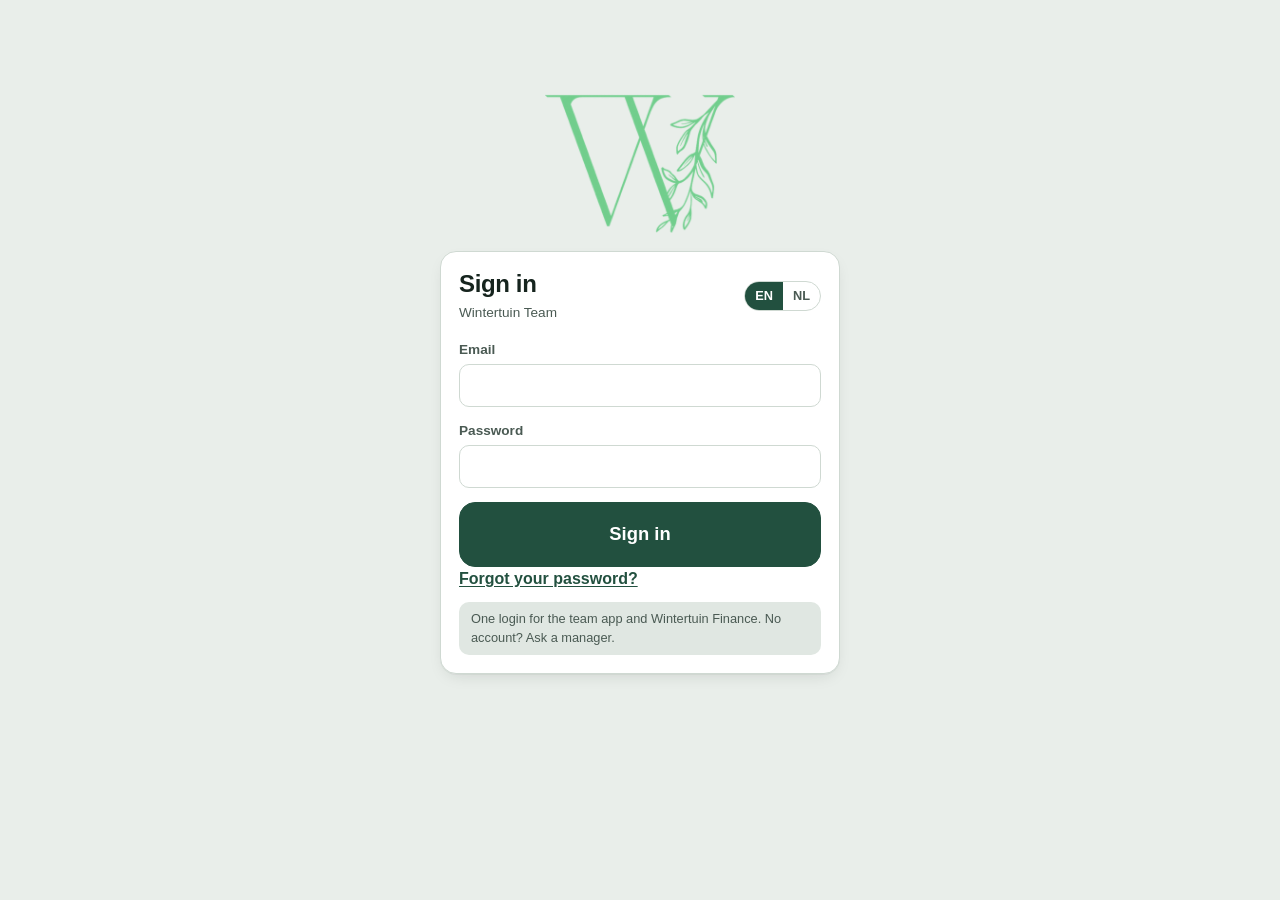
<file: index.html>
<!doctype html>
<html lang="en">
<head>
  <meta charset="utf-8">
  <meta name="viewport" content="width=device-width, initial-scale=1, maximum-scale=1, viewport-fit=cover">
  <meta name="theme-color" content="#22503F">
  <title>Wintertuin Team</title>
  <meta name="description" content="The Wintertuin Team app and Finance, Baarn: menu, SOPs, roster, events, HACCP and finance. One login for both.">
  <!-- link preview in WhatsApp, iMessage, Slack: title, text and picture -->
  <meta property="og:type" content="website">
  <meta property="og:site_name" content="Wintertuin">
  <meta property="og:title" content="Wintertuin Team &amp; Finance">
  <meta property="og:description" content="Menu, SOP's, rooster, events, HACCP en finance van de Wintertuin, Baarn. Eén login voor beide.">
  <meta property="og:image" content="https://joost1305.github.io/wintertuin-staff-app/img/og-image-2.png">
  <meta property="og:image:width" content="1200">
  <meta property="og:image:height" content="630">
  <meta name="twitter:card" content="summary_large_image">
  <link rel="icon" href="img/favicon.ico?v=3" sizes="any">
  <link rel="icon" href="img/favicon-32.png?v=3" sizes="32x32" type="image/png">
  <link rel="icon" href="img/favicon-192.png?v=3" sizes="192x192" type="image/png">
  <link rel="apple-touch-icon" href="img/apple-touch-icon.png?v=3">
  <link rel="manifest" href="manifest.webmanifest?v=4">
  <meta name="apple-mobile-web-app-title" content="WT Team">
  <link rel="stylesheet" href="css/app.css?v=2026-11-19-3">
  <link rel="stylesheet" href="css/theme.css?v=2026-11-10-1">
  <link rel="preload" href="fonts/young-serif.woff2" as="font" type="font/woff2" crossorigin>
  <script>/* season follows the clock change: winter from the last Sunday of October, summer from the last Sunday of March */
  (function () { var d = new Date(), y = d.getFullYear(); function last(m) { var x = new Date(y, m + 1, 0); x.setDate(x.getDate() - x.getDay()); return x; }
    var s = d >= last(9) || d < last(2) ? 'winter' : 'summer'; try { s = localStorage.getItem('wt_season') || s; } catch (e) {}
    document.documentElement.dataset.season = s; })();</script>
  <script>/* phones and tablets get the tab bar at the bottom instead of the top menu */
  (function () { var q = window.matchMedia('(max-width: 820px), (pointer: coarse) and (max-width: 1366px)');
    var set = function () { document.documentElement.classList.toggle('touch-nav', q.matches); }; set();
    try { q.addEventListener('change', function () { set(); window.dispatchEvent(new Event('wt:touchnav')); }); } catch (e) {} })();</script>
</head>
<body>
  <header id="topbar" class="topbar" hidden>
    <a class="brand" href="#/today">
      <img class="brand-logo" src="img/logo-sm.png" alt="" width="38" height="28">
      <span class="brand-text">Wintertuin Team</span>
    </a>
    <a id="app-switch" class="app-switch" href="https://joost1305.github.io/wintertuin-finance/" target="wintertuin-finance" title="Wintertuin Finance">
      <img src="img/logo-sm.png" alt="" width="22" height="16"><span id="app-switch-label">Finance</span><span aria-hidden="true">&#8599;</span></a>
    <nav id="nav" class="nav"></nav>
    <div class="topbar-right">
      <a id="help-btn" class="help-btn" href="#/help" aria-label="Help" title="Help en handleiding">?</a>
      <div id="lang-toggle" class="lang-toggle" role="group" aria-label="Language"></div>
      <button id="menu-toggle" class="icon-btn menu-toggle" aria-label="Menu">&#9776;</button>
    </div>
  </header>
  <main id="app" class="app"></main>
  <div id="toast" class="toast" role="status" aria-live="polite"></div>
  <div id="modal" class="modal" hidden>
    <div class="modal-card" role="dialog" aria-modal="true"></div>
  </div>
  <div id="printArea"></div>
  <!-- Keep the password-reset link details before the auth library reads and clears them -->
  <script>window.__authHash = location.hash;</script>
  <script src="vendor/supabase.js"></script>
  <script type="importmap" id="versions">{"imports":{"./js/about-en.js":"./js/about-en.js?v=2026-11-19-team-20","./js/about.js":"./js/about.js?v=2026-11-19-team-20","./js/app.js":"./js/app.js?v=2026-11-19-team-20","./js/config.js":"./js/config.js?v=2026-11-19-team-20","./js/core.js":"./js/core.js?v=2026-11-19-team-20","./js/courses.js":"./js/courses.js?v=2026-11-19-team-20","./js/data.js":"./js/data.js?v=2026-11-19-team-20","./js/followup.js":"./js/followup.js?v=2026-11-19-team-20","./js/handbook.js":"./js/handbook.js?v=2026-11-19-team-20","./js/i18n.js":"./js/i18n.js?v=2026-11-19-team-20","./js/menu-upgrade.js":"./js/menu-upgrade.js?v=2026-11-19-team-20","./js/nav.js":"./js/nav.js?v=2026-11-19-team-20","./js/pages/about-team.js":"./js/pages/about-team.js?v=2026-11-19-team-20","./js/pages/checkin.js":"./js/pages/checkin.js?v=2026-11-19-team-20","./js/pages/events.js":"./js/pages/events.js?v=2026-11-19-team-20","./js/pages/guests.js":"./js/pages/guests.js?v=2026-11-19-team-20","./js/pages/haccp.js":"./js/pages/haccp.js?v=2026-11-19-team-20","./js/pages/help.js":"./js/pages/help.js?v=2026-11-19-team-20","./js/pages/home.js":"./js/pages/home.js?v=2026-11-19-team-20","./js/pages/kiosk.js":"./js/pages/kiosk.js?v=2026-11-19-team-20","./js/pages/links.js":"./js/pages/links.js?v=2026-11-19-team-20","./js/pages/login.js":"./js/pages/login.js?v=2026-11-19-team-20","./js/pages/menu.js":"./js/pages/menu.js?v=2026-11-19-team-20","./js/pages/menucard.js":"./js/pages/menucard.js?v=2026-11-19-team-20","./js/pages/mette.js":"./js/pages/mette.js?v=2026-11-19-team-20","./js/pages/newsletter.js":"./js/pages/newsletter.js?v=2026-11-19-team-20","./js/pages/roster-colors.js":"./js/pages/roster-colors.js?v=2026-11-19-team-20","./js/pages/roster.js":"./js/pages/roster.js?v=2026-11-19-team-20","./js/pages/set-password.js":"./js/pages/set-password.js?v=2026-11-19-team-20","./js/pages/settings.js":"./js/pages/settings.js?v=2026-11-19-team-20","./js/pages/sops.js":"./js/pages/sops.js?v=2026-11-19-team-20","./js/pages/startlist.js":"./js/pages/startlist.js?v=2026-11-19-team-20","./js/pages/swap.js":"./js/pages/swap.js?v=2026-11-19-team-20","./js/pages/system-check.js":"./js/pages/system-check.js?v=2026-11-19-team-20","./js/pinlock.js":"./js/pinlock.js?v=2026-11-19-team-20","./js/quotetexts.js":"./js/quotetexts.js?v=2026-11-19-team-20","./js/rooms.js":"./js/rooms.js?v=2026-11-19-team-20","./js/sample-menu.js":"./js/sample-menu.js?v=2026-11-19-team-20","./js/seasons.js":"./js/seasons.js?v=2026-11-19-team-20","./js/sheet.js":"./js/sheet.js?v=2026-11-19-team-20","./js/uvh.js":"./js/uvh.js?v=2026-11-19-team-20"}}</script>
  <script type="module" src="js/app.js?v=2026-11-19-team-20"></script>
</body>
</html>
</file>
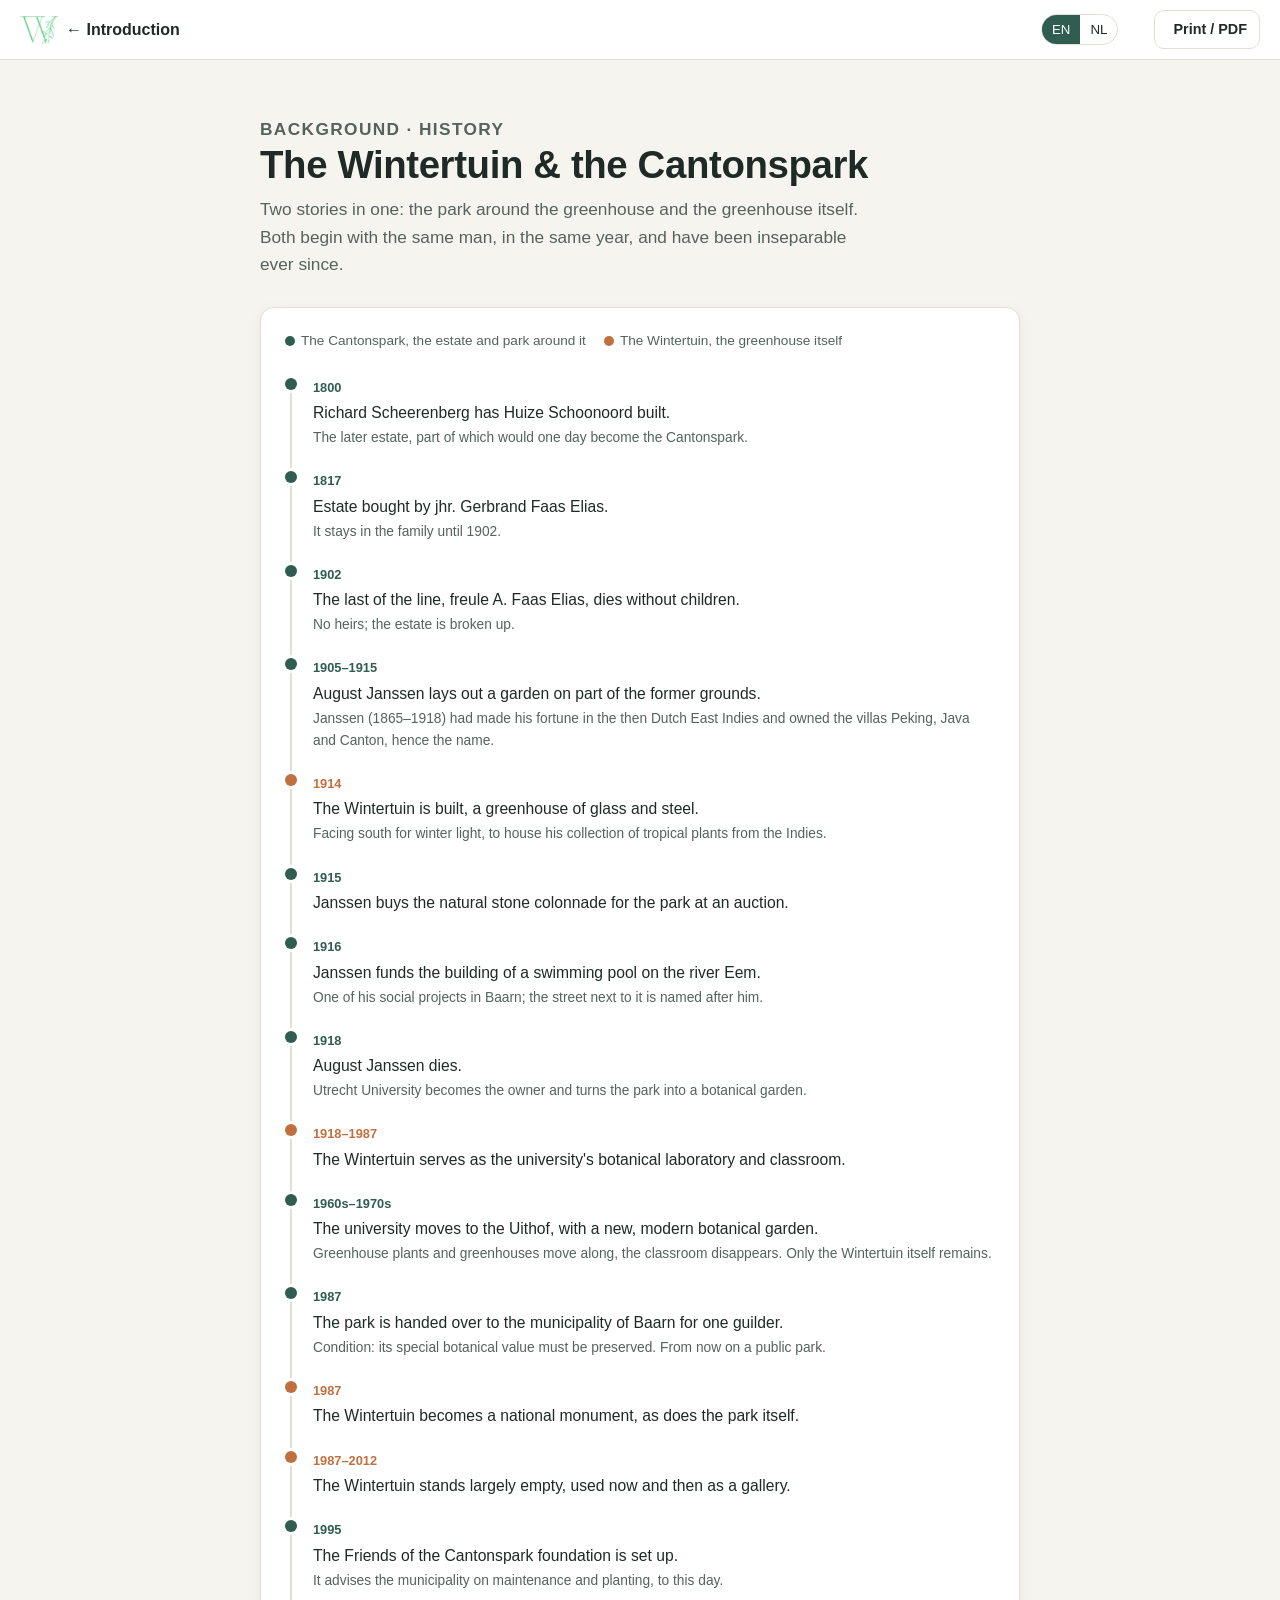
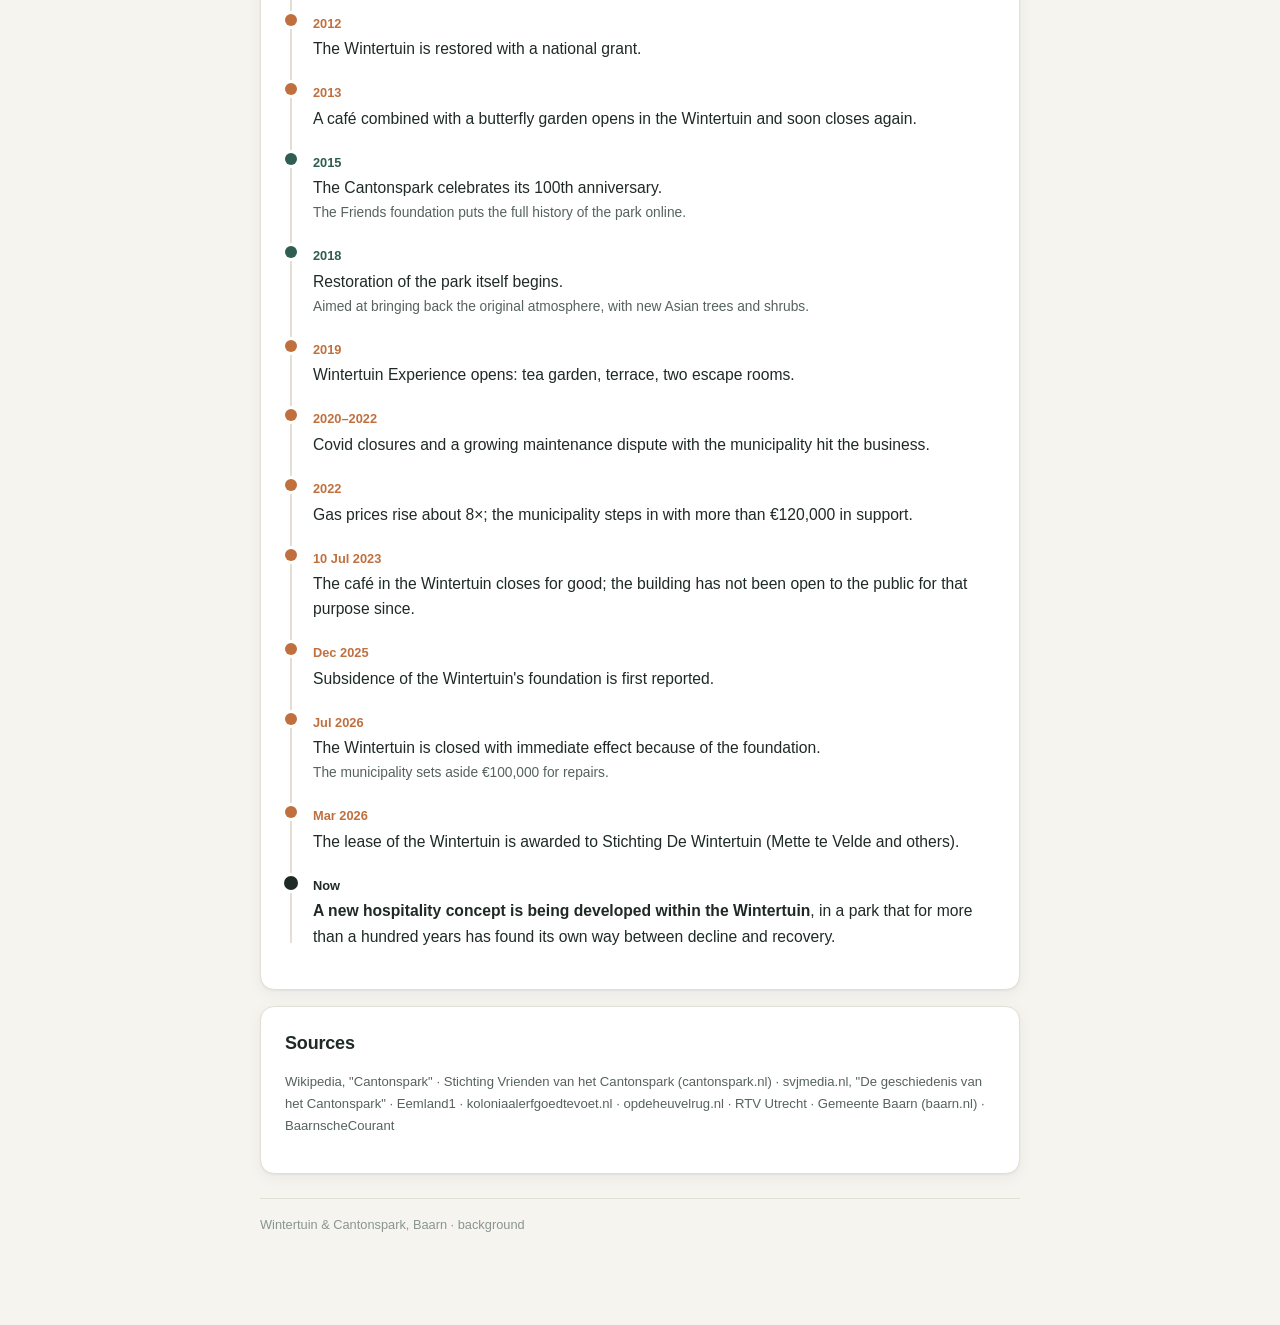
<file: Wintertuin-Cantonspark-Geschiedenis.html>
<!DOCTYPE html>
<html lang="nl">
<head>
<meta charset="UTF-8">
<link rel="icon" href="img/favicon-32.png?v=3" sizes="32x32" type="image/png">
<meta name="theme-color" content="#2F5D50">
<meta name="viewport" content="width=device-width, initial-scale=1">
<title>Wintertuin &amp; Cantonspark, geschiedenis</title>
<style>
  :root {
    --bg: #F6F4EF; --surface: #FFFFFF; --surface-2: #F0EDE5; --ink: #1F2A27; --ink-2: #55625E; --ink-3: #8A9592;
    --line: #E3DFD5; --primary: #2F5D50; --primary-soft: #E3EDE9; --accent: #C0703F; --accent-soft: #F6E7DC;
    --radius: 14px; --shadow: 0 1px 2px rgba(31, 42, 39, .06), 0 4px 16px rgba(31, 42, 39, .05);
    --font: -apple-system, BlinkMacSystemFont, "Segoe UI", Inter, Roboto, "Helvetica Neue", Arial, sans-serif;
  }
  * { box-sizing: border-box; }
  body { margin: 0; background: var(--bg); color: var(--ink); font: 16px/1.6 var(--font); -webkit-font-smoothing: antialiased; }
  h1, h2, h3 { margin: 0; color: var(--ink); letter-spacing: -.01em; }
  a { color: var(--primary); }
  .topbar { position: sticky; top: 0; z-index: 20; display: flex; align-items: center; justify-content: space-between; gap: 12px;
    padding: 10px 20px; background: var(--surface); border-bottom: 1px solid var(--line); }
  .brand { display: flex; align-items: center; gap: 8px; text-decoration: none; color: var(--ink); font-weight: 700; }
  .topbar-right { display: flex; align-items: center; gap: 10px; }
  .edit-hint { font-size: .78rem; color: var(--ink-3); }
  .btn { font: inherit; font-weight: 600; font-size: .9rem; border: 1px solid var(--line); background: var(--surface); color: var(--ink);
    border-radius: 10px; padding: 7px 12px; cursor: pointer; text-decoration: none; display: inline-flex; align-items: center; gap: 6px; }
  .btn:hover { border-color: var(--ink-3); }
  .btn-primary { background: var(--primary); border-color: var(--primary); color: #fff; }
  .btn-primary:hover { background: #264d42; }
  .page { max-width: 800px; margin: 0 auto; padding: 24px 20px 90px; }
  .eyebrow { font-size: .78rem; font-weight: 700; letter-spacing: .08em; text-transform: uppercase; color: var(--primary); margin: 0 0 10px; }
  body.editing [data-edit] { border-radius: 6px; transition: background .15s; cursor: text; }
  body.editing [data-edit]:hover { background: var(--primary-soft); }
  body.editing [data-edit]:focus { outline: 2px solid var(--primary); outline-offset: 2px; background: var(--surface); }
  footer { font-size: .8rem; color: var(--ink-3); border-top: 1px solid var(--line); padding-top: 16px; margin-top: 16px; }
  @media (max-width: 640px) { .edit-hint { display: none; } .topbar { padding: 8px 14px; } }
  @media print { .topbar { display: none; } body { background: #fff; } [data-edit] { background: transparent !important; outline: none !important; } }

  .hero { margin: 32px 0 28px; }
  .hero h1 { font-size: 2.4rem; line-height: 1.1; margin-bottom: 10px; font-weight: 750; }
  .hero p { font-size: 1.08rem; color: var(--ink-2); max-width: 620px; margin: 0; }
  section { background: var(--surface); border: 1px solid var(--line); border-radius: var(--radius); box-shadow: var(--shadow); padding: 22px 24px; margin-bottom: 16px; }
  section > h2 { font-size: 1.25rem; margin-bottom: 16px; }
  .strand-legend { display: flex; gap: 18px; flex-wrap: wrap; margin-bottom: 22px; font-size: .85rem; color: var(--ink-2); }
  .strand-legend span.sw { width: 10px; height: 10px; border-radius: 50%; display: inline-block; margin-right: 6px; vertical-align: middle; }
  .timeline { position: relative; padding-left: 28px; }
  .timeline::before { content: ''; position: absolute; left: 5px; top: 6px; bottom: 6px; width: 2px; background: var(--line); }
  .tl-item { position: relative; margin-bottom: 18px; break-inside: avoid; }
  .tl-item::before { content: ''; position: absolute; left: -28px; top: 4px; width: 12px; height: 12px; border-radius: 50%; background: var(--accent); box-shadow: 0 0 0 3px var(--surface); }
  .tl-item.park::before { background: var(--primary); }
  .tl-item.now::before { background: var(--ink); width: 14px; height: 14px; left: -29px; }
  .tl-year { font-size: .8rem; font-weight: 750; color: var(--accent); margin-bottom: 2px; display: inline-block; font-variant-numeric: tabular-nums; }
  .tl-item.park .tl-year { color: var(--primary); }
  .tl-item.now .tl-year { color: var(--ink); }
  .tl-text { font-size: .98rem; }
  .tl-text .sub { display: block; font-size: .86rem; color: var(--ink-2); margin-top: 2px; }
  .sources { font-size: .82rem; color: var(--ink-2); line-height: 1.7; }
  @media (max-width: 640px) { .hero h1 { font-size: 1.8rem; } section { padding: 18px 16px; } }
  .about-toast { position: fixed; left: 50%; bottom: 24px; transform: translateX(-50%); background: var(--ink); color: #fff; padding: 10px 16px; border-radius: 12px; font-weight: 600; z-index: 50; }
  .about-toast.error { background: #B5524A; }
  .lang-sw { display: inline-flex; border: 1px solid var(--line, #E3DFD5); border-radius: 99px; overflow: hidden; margin-right: 6px; }
  .lang-sw button { border: 0; background: transparent; font: 600 12px/1 inherit; font-family: inherit; padding: 7px 10px; cursor: pointer; color: inherit; }
  .lang-sw button.on { background: #2F5D50; color: #fff; }
  @media print { .lang-sw { display: none; } }
</style>
</head>
<body>

<header class="topbar">
  <a class="brand" href="Wintertuin-Intro.html"><img class="brand-logo" src="img/logo-sm.png" width="38" height="28" alt=""><span data-ui="back_intro">&larr; Introductie</span></a>
  <div class="topbar-right"><span class="edit-hint" id="edit-hint"></span><span id="edit-tools"></span>
    <button class="btn" onclick="window.print()" data-ui="print">&#128424; Print / PDF</button></div>
</header>

<div class="page">

  <div class="hero">
    <p class="eyebrow" data-edit="k1">Achtergrond &middot; geschiedenis</p>
    <h1 data-edit="k2">De Wintertuin &amp; het Cantonspark</h1>
    <p data-edit="k3">Twee verhalen in één, het park om de kas heen en de kas zelf. Beide beginnen bij dezelfde man, in hetzelfde jaar, en zijn sindsdien onlosmakelijk met elkaar verbonden.</p>
  </div>

  <section>
    <div class="strand-legend">
      <div><span class="sw" style="background:var(--primary);"></span><span data-edit="k4">Het Cantonspark, het landgoed en park eromheen</span></div>
      <div><span class="sw" style="background:var(--accent);"></span><span data-edit="k5">De Wintertuin, de kas zelf</span></div>
    </div>

    <div class="timeline">

      <div class="tl-item park"><div class="tl-year" data-edit="k6">1800</div><div class="tl-text" data-edit="k7">Richard Scheerenberg laat Huize Schoonoord bouwen.<span class="sub">Het latere landgoed waarvan een deel ooit het Cantonspark wordt.</span></div></div>

      <div class="tl-item park"><div class="tl-year" data-edit="k8">1817</div><div class="tl-text" data-edit="k9">Landgoed gekocht door jhr. Gerbrand Faas Elias.<span class="sub">Blijft in de familie tot 1902.</span></div></div>

      <div class="tl-item park"><div class="tl-year" data-edit="k10">1902</div><div class="tl-text" data-edit="k11">Laatste telg, freule A. Faas Elias, overlijdt kinderloos.<span class="sub">Geen erfgenamen, het landgoed valt uiteen.</span></div></div>

      <div class="tl-item park"><div class="tl-year" data-edit="k12">1905&ndash;1915</div><div class="tl-text" data-edit="k13">August Janssen legt een overtuin aan op een deel van de voormalige grond.<span class="sub">Janssen (1865&ndash;1918) was rijk geworden in het toenmalig Nederlands-Indi&euml; en bezat de villa's Peking, Java en Canton, vandaar de naam.</span></div></div>

      <div class="tl-item crust"><div class="tl-year" data-edit="k14">1914</div><div class="tl-text" data-edit="k15">De Wintertuin wordt gebouwd, een kas van glas en staal.<span class="sub">Zuidgericht voor winterlicht, om zijn collectie tropische planten uit Indi&euml; te huisvesten.</span></div></div>

      <div class="tl-item park"><div class="tl-year" data-edit="k16">1915</div><div class="tl-text" data-edit="k17">Janssen koopt op een veiling de natuurstenen colonnade voor het park.</div></div>

      <div class="tl-item park"><div class="tl-year" data-edit="k18">1916</div><div class="tl-text" data-edit="k19">Janssen financiert de bouw van een zwembad aan de Eem.<span class="sub">Een van zijn sociale projecten in Baarn, de straat ernaast is naar hem vernoemd.</span></div></div>

      <div class="tl-item park"><div class="tl-year" data-edit="k20">1918</div><div class="tl-text" data-edit="k21">August Janssen overlijdt.<span class="sub">De Universiteit Utrecht wordt eigenaar en richt het park in als botanische tuin.</span></div></div>

      <div class="tl-item crust"><div class="tl-year" data-edit="k22">1918&ndash;1987</div><div class="tl-text" data-edit="k23">De Wintertuin dient als botanisch laboratorium en leslokaal van de universiteit.</div></div>

      <div class="tl-item park"><div class="tl-year" data-edit="k24">Jaren '60&ndash;'70</div><div class="tl-text" data-edit="k25">De universiteit verhuist naar de Uithof, met een nieuwe, moderne botanische tuin.<span class="sub">Kasplanten en kassen gaan mee, het klaslokaal verdwijnt. Alleen de Wintertuin zelf blijft staan.</span></div></div>

      <div class="tl-item park"><div class="tl-year" data-edit="k26">1987</div><div class="tl-text" data-edit="k27">Het park wordt voor &eacute;&eacute;n gulden overgedragen aan de gemeente Baarn.<span class="sub">Voorwaarde: de bijzondere botanische waarde moet behouden blijven. Vanaf nu openbaar park.</span></div></div>

      <div class="tl-item crust"><div class="tl-year" data-edit="k28">1987</div><div class="tl-text" data-edit="k29">De Wintertuin wordt rijksmonument, net als het park zelf.</div></div>

      <div class="tl-item crust"><div class="tl-year" data-edit="k30">1987&ndash;2012</div><div class="tl-text" data-edit="k31">De Wintertuin staat grotendeels leeg, af en toe gebruikt als galerie.</div></div>

      <div class="tl-item park"><div class="tl-year" data-edit="k32">1995</div><div class="tl-text" data-edit="k33">De Stichting Vrienden van het Cantonspark wordt opgericht.<span class="sub">Adviseert de gemeente over onderhoud en beplanting, tot op de dag van vandaag.</span></div></div>

      <div class="tl-item crust"><div class="tl-year" data-edit="k34">2012</div><div class="tl-text" data-edit="k35">De Wintertuin wordt gerestaureerd met rijkssubsidie.</div></div>

      <div class="tl-item crust"><div class="tl-year" data-edit="k36">2013</div><div class="tl-text" data-edit="k37">Horeca gecombineerd met een vlindertuin in de Wintertuin, sluit snel weer.</div></div>

      <div class="tl-item park"><div class="tl-year" data-edit="k38">2015</div><div class="tl-text" data-edit="k39">Het Cantonspark viert zijn 100-jarig bestaan.<span class="sub">De Stichting Vrienden zet de volledige geschiedenis van het park online.</span></div></div>

      <div class="tl-item park"><div class="tl-year" data-edit="k40">2018</div><div class="tl-text" data-edit="k41">Restauratie van het park zelf begint.<span class="sub">Gericht op het terugbrengen van de oorspronkelijke sfeer, met nieuwe Aziatische bomen en heesters.</span></div></div>

      <div class="tl-item crust"><div class="tl-year" data-edit="k42">2019</div><div class="tl-text" data-edit="k43">Wintertuin Experience opent: theetuin, terras, twee escaperooms.</div></div>

      <div class="tl-item crust"><div class="tl-year" data-edit="k44">2020&ndash;2022</div><div class="tl-text" data-edit="k45">Coronasluitingen en een oplopend onderhoudsgeschil met de gemeente raken de zaak.</div></div>

      <div class="tl-item crust"><div class="tl-year" data-edit="k46">2022</div><div class="tl-text" data-edit="k47">Gasprijzen stijgen ongeveer 8&times;, de gemeente springt bij met ruim &euro;120.000 steun.</div></div>

      <div class="tl-item crust"><div class="tl-year" data-edit="k48">10 jul 2023</div><div class="tl-text" data-edit="k49">De horeca in de Wintertuin sluit definitief, het gebouw is sindsdien niet meer publiek toegankelijk geweest voor die functie.</div></div>

      <div class="tl-item crust"><div class="tl-year" data-edit="k50">Dec 2025</div><div class="tl-text" data-edit="k51">Verzakking van de fundering van de Wintertuin voor het eerst gemeld.</div></div>

      <div class="tl-item crust"><div class="tl-year" data-edit="k52">Jul 2026</div><div class="tl-text" data-edit="k53">De Wintertuin wordt met onmiddellijke ingang gesloten wegens de fundering.<span class="sub">De gemeente trekt &euro;100.000 uit voor herstel.</span></div></div>

      <div class="tl-item crust"><div class="tl-year" data-edit="k54">Mrt 2026</div><div class="tl-text" data-edit="k55">Huur van de Wintertuin gegund aan Stichting De Wintertuin (Mette te Velde e.a.).</div></div>

      <div class="tl-item now"><div class="tl-year" data-edit="k56">Nu</div><div class="tl-text" data-edit="k57"><b>Een nieuw horecaconcept wordt uitgewerkt binnen de Wintertuin</b>, in een park dat al meer dan honderd jaar zijn eigen weg zoekt tussen verval en herstel.</div></div>

    </div>
  </section>

  <section style="margin-bottom:24px;">
    <h2 style="font-size:18px; margin-bottom:10px;" data-edit="k58">Bronnen</h2>
    <p class="sources" data-edit="k59">
      Wikipedia, "Cantonspark" &middot; Stichting Vrienden van het Cantonspark (cantonspark.nl) &middot; svjmedia.nl, "De geschiedenis van het Cantonspark" &middot; Eemland1 &middot; koloniaalerfgoedtevoet.nl &middot; opdeheuvelrug.nl &middot; RTV Utrecht &middot; Gemeente Baarn (baarn.nl) &middot; BaarnscheCourant
    </p>
  </section>

  <footer data-edit="k60">Wintertuin &amp; Cantonspark, Baarn &middot; achtergrond voor overleg</footer>
</div>
<div id="about-toast" class="about-toast" hidden></div>
<script src="vendor/supabase.js"></script>
<script type="module">import { initAbout } from "./js/about.js?v=2026-10-17-2"; initAbout("history");</script>
</body>
</html>
</file>
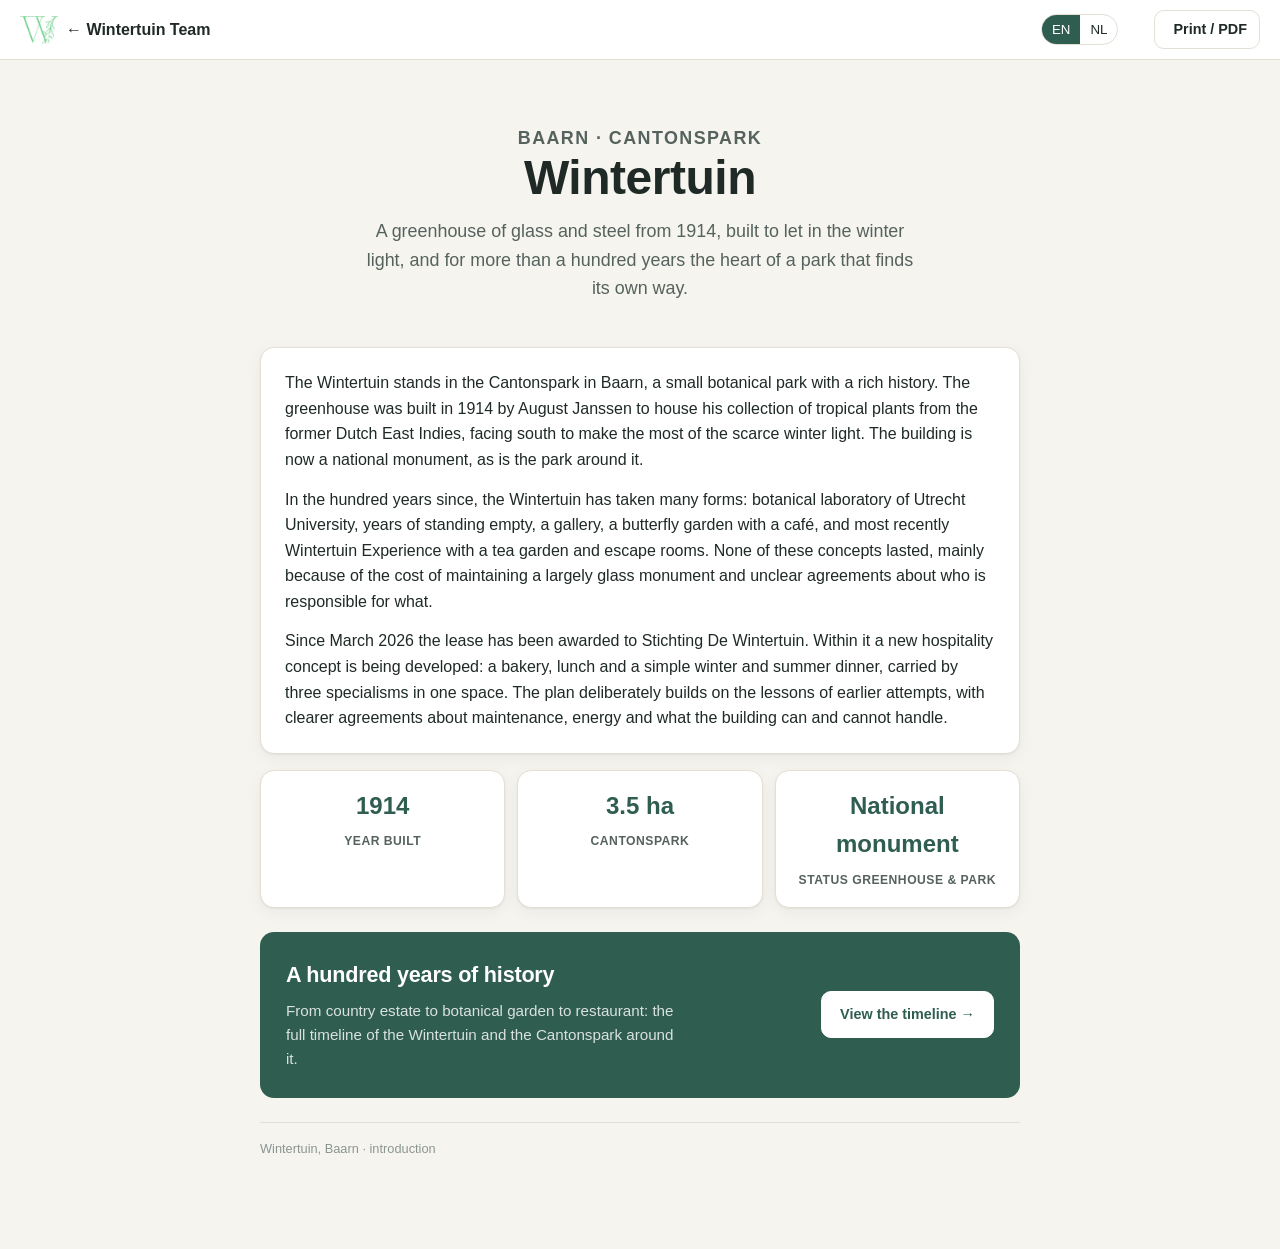
<file: Wintertuin-Intro.html>
<!DOCTYPE html>
<html lang="nl">
<head>
<meta charset="UTF-8">
<link rel="icon" href="img/favicon-32.png?v=3" sizes="32x32" type="image/png">
<meta name="theme-color" content="#2F5D50">
<meta name="viewport" content="width=device-width, initial-scale=1">
<title>Wintertuin, Baarn</title>
<style>
  :root {
    --bg: #F6F4EF; --surface: #FFFFFF; --surface-2: #F0EDE5; --ink: #1F2A27; --ink-2: #55625E; --ink-3: #8A9592;
    --line: #E3DFD5; --primary: #2F5D50; --primary-soft: #E3EDE9; --accent: #C0703F; --accent-soft: #F6E7DC;
    --radius: 14px; --shadow: 0 1px 2px rgba(31, 42, 39, .06), 0 4px 16px rgba(31, 42, 39, .05);
    --font: -apple-system, BlinkMacSystemFont, "Segoe UI", Inter, Roboto, "Helvetica Neue", Arial, sans-serif;
  }
  * { box-sizing: border-box; }
  body { margin: 0; background: var(--bg); color: var(--ink); font: 16px/1.6 var(--font); -webkit-font-smoothing: antialiased; }
  h1, h2, h3 { margin: 0; color: var(--ink); letter-spacing: -.01em; }
  a { color: var(--primary); }
  .topbar { position: sticky; top: 0; z-index: 20; display: flex; align-items: center; justify-content: space-between; gap: 12px;
    padding: 10px 20px; background: var(--surface); border-bottom: 1px solid var(--line); }
  .brand { display: flex; align-items: center; gap: 8px; text-decoration: none; color: var(--ink); font-weight: 700; }
  .topbar-right { display: flex; align-items: center; gap: 10px; }
  .edit-hint { font-size: .78rem; color: var(--ink-3); }
  .btn { font: inherit; font-weight: 600; font-size: .9rem; border: 1px solid var(--line); background: var(--surface); color: var(--ink);
    border-radius: 10px; padding: 7px 12px; cursor: pointer; text-decoration: none; display: inline-flex; align-items: center; gap: 6px; }
  .btn:hover { border-color: var(--ink-3); }
  .btn-primary { background: var(--primary); border-color: var(--primary); color: #fff; }
  .btn-primary:hover { background: #264d42; }
  .page { max-width: 800px; margin: 0 auto; padding: 24px 20px 90px; }
  .eyebrow { font-size: .78rem; font-weight: 700; letter-spacing: .08em; text-transform: uppercase; color: var(--primary); margin: 0 0 10px; }
  body.editing [data-edit] { border-radius: 6px; transition: background .15s; cursor: text; }
  body.editing [data-edit]:hover { background: var(--primary-soft); }
  body.editing [data-edit]:focus { outline: 2px solid var(--primary); outline-offset: 2px; background: var(--surface); }
  footer { font-size: .8rem; color: var(--ink-3); border-top: 1px solid var(--line); padding-top: 16px; margin-top: 16px; }
  @media (max-width: 640px) { .edit-hint { display: none; } .topbar { padding: 8px 14px; } }
  @media print { .topbar { display: none; } body { background: #fff; } [data-edit] { background: transparent !important; outline: none !important; } }

  .hero { margin: 40px 0 44px; text-align: center; }
  .hero h1 { font-size: 3rem; line-height: 1.05; margin-bottom: 14px; font-weight: 750; }
  .hero p { font-size: 1.12rem; color: var(--ink-2); max-width: 560px; margin: 0 auto; }
  section { background: var(--surface); border: 1px solid var(--line); border-radius: var(--radius); box-shadow: var(--shadow); padding: 22px 24px; margin-bottom: 16px; }
  section h2 { font-size: 1.25rem; margin-bottom: 10px; }
  section p { margin: 0 0 14px; color: var(--ink); }
  section p:last-child { margin-bottom: 0; }
  .facts { display: grid; grid-template-columns: repeat(3, minmax(0, 1fr)); gap: 12px; margin: 16px 0 24px; }
  .fact { background: var(--surface); border: 1px solid var(--line); border-radius: var(--radius); box-shadow: var(--shadow); padding: 16px; text-align: center; }
  .fact .val { display: block; font-size: 1.5rem; font-weight: 750; color: var(--primary); margin-bottom: 2px; }
  .fact .label { font-size: .76rem; font-weight: 650; color: var(--ink-2); text-transform: uppercase; letter-spacing: .04em; }
  .history-card { background: var(--primary); color: #fff; border-radius: var(--radius); padding: 26px 26px; display: flex; align-items: center;
    justify-content: space-between; gap: 20px; flex-wrap: wrap; margin-bottom: 24px; }
  .history-card h2 { color: #fff; font-size: 1.35rem; margin-bottom: 6px; }
  .history-card p { color: rgba(255,255,255,.82); font-size: .95rem; max-width: 400px; margin: 0; }
  .history-card a.btn { background: #fff; color: var(--primary); border-color: #fff; padding: 11px 18px; white-space: nowrap; }
  @media (max-width: 640px) { .hero h1 { font-size: 2.2rem; } .facts { grid-template-columns: 1fr; } }
  .about-toast { position: fixed; left: 50%; bottom: 24px; transform: translateX(-50%); background: var(--ink); color: #fff; padding: 10px 16px; border-radius: 12px; font-weight: 600; z-index: 50; }
  .about-toast.error { background: #B5524A; }
  .lang-sw { display: inline-flex; border: 1px solid var(--line, #E3DFD5); border-radius: 99px; overflow: hidden; margin-right: 6px; }
  .lang-sw button { border: 0; background: transparent; font: 600 12px/1 inherit; font-family: inherit; padding: 7px 10px; cursor: pointer; color: inherit; }
  .lang-sw button.on { background: #2F5D50; color: #fff; }
  @media print { .lang-sw { display: none; } }
</style>
</head>
<body>

<header class="topbar">
  <a class="brand" href="index.html#/about"><img class="brand-logo" src="img/logo-sm.png" width="38" height="28" alt=""><span>&larr; Wintertuin Team</span></a>
  <div class="topbar-right"><span class="edit-hint" id="edit-hint"></span><span id="edit-tools"></span>
    <button class="btn" onclick="window.print()" data-ui="print">&#128424; Print / PDF</button></div>
</header>

<div class="page">

  <div class="hero">
    <p class="eyebrow" data-edit="k1">Baarn &middot; Cantonspark</p>
    <h1 data-edit="k2">Wintertuin</h1>
    <p data-edit="k3">Een kas van glas en staal uit 1914, gebouwd om het licht van de winter binnen te laten, en al meer dan honderd jaar het hart van een park dat zijn eigen weg zoekt.</p>
  </div>

  <section>
    <p data-edit="k4">De Wintertuin staat in het Cantonspark in Baarn, een klein botanisch park met een rijke geschiedenis. De kas werd in 1914 gebouwd door August Janssen om zijn verzameling tropische planten uit voormalig Nederlands-Indi&euml; te huisvesten, zuidgericht zodat het schaarse winterlicht optimaal wordt benut. Het gebouw is inmiddels rijksmonument, net als het park eromheen.</p>
    <p data-edit="k5">In de honderd jaar daarna heeft de Wintertuin veel gedaanten gehad: botanisch laboratorium van de Universiteit Utrecht, jarenlang leegstand, een galerie, een vlindertuin met horeca, en meest recent Wintertuin Experience met een theetuin en escaperooms. Geen van die concepten hield het structureel vol, vooral door de kosten van het onderhouden van een grotendeels glazen monument en onduidelijke afspraken over wie waarvoor verantwoordelijk is.</p>
    <p data-edit="k6">Sinds maart 2026 is de huur gegund aan Stichting De Wintertuin. Daarbinnen wordt nu een nieuw horecaconcept uitgewerkt: een bakkerij, lunch en een eenvoudig winter- en zomerdiner, gedragen door drie specialismen in één ruimte. Het plan bouwt bewust voort op de lessen van eerdere pogingen, met scherpere afspraken over onderhoud, energie en wat het gebouw wel en niet aankan.</p>
  </section>

  <div class="facts">
    <div class="fact"><span class="val" data-edit="k7">1914</span><span class="label" data-edit="k8">Jaar van bouw</span></div>
    <div class="fact"><span class="val" data-edit="k9">3,5 ha</span><span class="label" data-edit="k10">Cantonspark</span></div>
    <div class="fact"><span class="val" data-edit="k11">Rijksmonument</span><span class="label" data-edit="k12">Status kas &amp; park</span></div>
  </div>

  <div class="history-card">
    <div>
      <h2 data-edit="k13">Honderd jaar geschiedenis</h2>
      <p data-edit="k14">Van landgoed tot botanische tuin tot horecapand, de volledige tijdlijn van de Wintertuin &eacute;n het Cantonspark eromheen.</p>
    </div>
    <a class="btn" href="Wintertuin-Cantonspark-Geschiedenis.html" data-ui="timeline">Bekijk de tijdlijn &rarr;</a>
  </div>

  <footer data-edit="k15">Wintertuin, Baarn &middot; introductie</footer>
</div>
<div id="about-toast" class="about-toast" hidden></div>
<script src="vendor/supabase.js"></script>
<script type="module">import { initAbout } from "./js/about.js?v=2026-10-17-2"; initAbout("intro");</script>
</body>
</html>
</file>
<file: css/app.css>
/* Wintertuin Finance: same look and feel as WASTE log. Calm, hospitality-oriented, mobile first */
:root {
  --bg: #F6F4EF;
  --surface: #FFFFFF;
  --surface-2: #F0EDE5;
  --ink: #1F2A27;
  --ink-2: #55625E;
  --ink-3: #8A9592;
  --line: #E3DFD5;
  --primary: #2F5D50;
  --primary-ink: #FFFFFF;
  --primary-soft: #E3EDE9;
  --accent: #C0703F;
  --accent-soft: #F6E7DC;
  --good: #3E7D4F;
  --bad: #B5524A;
  --warn: #B88A1E;
  --radius: 14px;
  --radius-sm: 10px;
  --shadow: 0 1px 2px rgba(31, 42, 39, .06), 0 4px 16px rgba(31, 42, 39, .05);
  --font: -apple-system, BlinkMacSystemFont, "Segoe UI", Inter, Roboto, "Helvetica Neue", Arial, sans-serif;
}

* { box-sizing: border-box; }
[hidden] { display: none !important; }
html, body { margin: 0; padding: 0; }
/* never slide sideways on a phone, whatever a page contains (clip keeps the sticky top bar working) */
html, body { overflow-x: clip; }
body { background: var(--bg); color: var(--ink); font: 16px/1.45 var(--font); -webkit-font-smoothing: antialiased; }
a { color: var(--primary); }
h1 { font-size: 1.5rem; margin: 0 0 4px; letter-spacing: -.01em; }
h2 { font-size: 1.1rem; margin: 0 0 12px; }
h3 { font-size: .95rem; margin: 0 0 8px; color: var(--ink-2); font-weight: 600; }
.muted { color: var(--ink-2); }
.small { font-size: .85rem; }
.tiny { font-size: .75rem; }
.hidden { display: none !important; }
.nowrap { white-space: nowrap; }
.right { text-align: right; }
.num { font-variant-numeric: tabular-nums; }

/* ------------------------------------------------ layout */
.demo-banner { background: var(--accent); color: #fff; text-align: center; font-size: .78rem; font-weight: 700; letter-spacing: .08em; padding: 4px 8px; }
.topbar { position: sticky; top: 0; z-index: 20; display: flex; align-items: center; gap: 16px; padding: 10px 20px;
  background: var(--surface); border-bottom: 1px solid var(--line); }
.brand { display: flex; align-items: center; gap: 8px; text-decoration: none; color: var(--ink); font-weight: 700; }
.nav { display: flex; gap: 4px; flex: 1; flex-wrap: wrap; }
.nav a { padding: 8px 12px; border-radius: 999px; color: var(--ink-2); text-decoration: none; font-weight: 500; font-size: .95rem; }
.nav a:hover { background: var(--surface-2); }
.nav a.active { background: var(--primary-soft); color: var(--primary); }
.topbar-right { display: flex; gap: 8px; align-items: center; }
.org-switch { max-width: 220px; }
.menu-toggle { display: none; }
.app { max-width: 1180px; margin: 0 auto; padding: 24px 20px 80px; }
.app.narrow { max-width: 640px; }
.page-head { display: flex; justify-content: space-between; align-items: flex-end; gap: 16px; flex-wrap: wrap; margin-bottom: 20px; }

@media (max-width: 820px) {
  .topbar { padding: 8px 14px; flex-wrap: wrap; }
  .menu-toggle { display: inline-flex; }
  .nav { order: 3; flex-basis: 100%; flex-direction: column; display: none; padding-bottom: 6px; }
  .nav.open { display: flex; }
  .app { padding: 16px 14px 80px; }
  .brand-text { display: none; }
}

/* ------------------------------------------------ surfaces */
.card { background: var(--surface); border: 1px solid var(--line); border-radius: var(--radius); padding: 18px; box-shadow: var(--shadow); }
.card + .card { margin-top: 16px; }
.grid { display: grid; gap: 16px; }
.grid-2 { grid-template-columns: repeat(2, minmax(0, 1fr)); }
.grid-3 { grid-template-columns: repeat(3, minmax(0, 1fr)); }
.grid-kpi { grid-template-columns: repeat(auto-fit, minmax(170px, 1fr)); }
@media (max-width: 820px) { .grid-2, .grid-3 { grid-template-columns: 1fr; } }

/* ------------------------------------------------ controls */
button, .btn { font: inherit; cursor: pointer; border: 1px solid var(--line); background: var(--surface); color: var(--ink);
  border-radius: var(--radius-sm); padding: 9px 14px; font-weight: 600; text-decoration: none; display: inline-flex; align-items: center; justify-content: center; gap: 6px; }
button:hover { border-color: var(--ink-3); }
button:disabled { opacity: .45; cursor: not-allowed; }
.btn-primary { background: var(--primary); color: var(--primary-ink); border-color: var(--primary); }
.btn-primary:hover { background: #264d42; border-color: #264d42; }
.btn-danger { color: var(--bad); }
.btn-ghost { background: transparent; border-color: transparent; color: var(--ink-2); }
.btn-ghost:hover { background: var(--surface-2); border-color: transparent; }
.btn-sm { padding: 5px 10px; font-size: .85rem; }
.btn-xl { width: 100%; padding: 18px; font-size: 1.15rem; border-radius: var(--radius); }
.icon-btn { padding: 6px 10px; background: transparent; }

input, select, textarea { font: inherit; color: var(--ink); background: var(--surface); border: 1px solid var(--line); border-radius: var(--radius-sm);
  padding: 9px 12px; width: 100%; }
input:focus, select:focus, textarea:focus, button:focus-visible { outline: 2px solid var(--primary); outline-offset: 1px; border-color: var(--primary); }
label { display: block; font-size: .85rem; font-weight: 600; color: var(--ink-2); margin-bottom: 4px; }
.field { margin-bottom: 14px; }
.field-row { display: grid; grid-template-columns: repeat(auto-fit, minmax(160px, 1fr)); gap: 12px; }
.check { display: flex; align-items: center; gap: 8px; font-weight: 500; color: var(--ink); }
.check input { width: auto; }
.filters { display: flex; flex-wrap: wrap; gap: 10px; align-items: flex-end; }
.filters > div { min-width: 140px; }
.err { color: var(--bad); font-size: .85rem; margin-top: 6px; }

/* ------------------------------------------------ login */
.login-wrap { min-height: 80vh; display: grid; place-items: center; }
.login-card { width: 100%; max-width: 400px; }
.login-card .logo { display: flex; align-items: center; gap: 10px; margin-bottom: 18px; }
.demo-accounts { margin-top: 18px; font-size: .82rem; color: var(--ink-2); }
.demo-accounts button { margin: 3px 4px 0 0; }
.own-login { width: 100%; margin: 8px 0 0 !important; display: flex; flex-direction: column; align-items: flex-start; gap: 2px; padding: 10px 12px; text-align: left; border-color: var(--primary); }
.own-login span { font-size: .72rem; color: var(--ink-2); }
.demo-btns { display: grid; grid-template-columns: 1fr 1fr; gap: 8px; margin-top: 8px; }
.demo-btns button { margin: 0; display: flex; flex-direction: column; align-items: flex-start; gap: 2px; padding: 10px 12px; text-align: left; }
.demo-btns button span { font-size: .72rem; color: var(--ink-2); }

/* ------------------------------------------------ registration (kitchen) */
.reg { display: flex; flex-direction: column; gap: 14px; }
.step { background: var(--surface); border: 1px solid var(--line); border-radius: var(--radius); padding: 16px; }
.step-title { display: flex; align-items: center; gap: 8px; font-weight: 700; margin-bottom: 12px; }
.step-num { width: 24px; height: 24px; border-radius: 50%; background: var(--primary-soft); color: var(--primary); display: inline-grid; place-items: center; font-size: .8rem; }
.step.done .step-num { background: var(--primary); color: #fff; }
.chips { display: flex; flex-wrap: wrap; gap: 8px; }
.chip { border-radius: 999px; padding: 8px 14px; font-weight: 600; background: var(--surface); }
.chip.on { background: var(--primary); color: #fff; border-color: var(--primary); }
.tiles { display: grid; grid-template-columns: repeat(auto-fill, minmax(110px, 1fr)); gap: 8px; }
.tile { flex-direction: column; min-height: 58px; padding: 10px; border-radius: var(--radius-sm); font-weight: 600; font-size: .92rem; text-align: center; line-height: 1.2; }
.tile.on { background: var(--primary); color: #fff; border-color: var(--primary); }
.tile .sub { display: block; font-size: .72rem; font-weight: 500; opacity: .75; margin-top: 2px; }
.photo-btn { width: 100%; min-height: 76px; border: 2px dashed var(--line); background: var(--surface-2); border-radius: var(--radius); font-size: 1.05rem; color: var(--ink-2); }
.photo-btns { display: grid; grid-template-columns: 1fr 1fr; gap: 10px; }
.photo-btns .photo-btn { min-height: 68px; font-size: 1rem; }
.photo-row { display: flex; gap: 12px; align-items: center; }
.photo-row img { width: 84px; height: 84px; object-fit: cover; border-radius: var(--radius-sm); border: 1px solid var(--line); }
.ai-card { flex: 1; background: var(--primary-soft); border-radius: var(--radius-sm); padding: 10px 12px; font-size: .92rem; }
.ai-card.off { background: var(--surface-2); color: var(--ink-2); }
.ai-card strong { font-size: 1rem; }
.ai-note { font-size: .72rem; color: var(--ink-2); margin-top: 4px; }
.weight-row { display: flex; gap: 10px; }
.weight-row input { font-size: 2rem; font-weight: 700; padding: 10px 14px; text-align: right; font-variant-numeric: tabular-nums; }
.unit-toggle { display: flex; border: 1px solid var(--line); border-radius: var(--radius-sm); overflow: hidden; flex-shrink: 0; }
.unit-toggle button { border: 0; border-radius: 0; min-width: 62px; font-size: 1.1rem; }
.unit-toggle button.on { background: var(--primary); color: #fff; }
.selected-line { margin-top: 10px; font-size: .9rem; color: var(--ink-2); }
.selected-line strong { color: var(--ink); }
details.more summary { cursor: pointer; font-weight: 600; color: var(--ink-2); padding: 4px 0; }
details.more[open] summary { margin-bottom: 12px; }
.sticky-save { position: static; }
.sticky-save.ready { position: sticky; bottom: 10px; z-index: 5; }
.sticky-save:not(.ready) .btn-primary:disabled { background: var(--surface-2); color: var(--ink-2); border-color: var(--line); box-shadow: none; }
.step.next, .reg-sections.next { border-color: var(--primary); box-shadow: 0 0 0 1px var(--primary), 0 0 0 6px var(--primary-soft); transition: border-color .2s, box-shadow .2s; }
.step.next .step-num { background: var(--primary); color: #fff; }
.step.done .step-num { font-size: 0; }
.step.done .step-num::before { content: '\2713'; font-size: .85rem; }
.reg-sections.next { border: 1px solid var(--primary); border-radius: var(--radius-sm); padding: 8px 10px; }
.recent li { display: flex; justify-content: space-between; align-items: center; gap: 10px; padding: 8px 0; border-bottom: 1px solid var(--line); }
.recent ul { list-style: none; margin: 0; padding: 0; }

/* ------------------------------------------------ dashboard */
.kpi { padding: 16px; }
.kpi .label { font-size: .8rem; color: var(--ink-2); font-weight: 600; text-transform: uppercase; letter-spacing: .04em; }
.kpi .value { font-size: 1.75rem; font-weight: 750; letter-spacing: -.02em; margin-top: 4px; font-variant-numeric: tabular-nums; }
.kpi .delta { font-size: .82rem; margin-top: 2px; }
.delta.good { color: var(--good); }
.delta.bad { color: var(--bad); }
.progress { height: 14px; background: var(--surface-2); border-radius: 999px; overflow: hidden; margin: 10px 0 6px; }
.progress > div { height: 100%; background: var(--primary); border-radius: 999px; transition: width .4s; }
.progress.done > div { background: var(--good); }
.target-nums { display: flex; justify-content: space-between; gap: 10px; font-size: .88rem; color: var(--ink-2); flex-wrap: wrap; }
.target-nums strong { color: var(--ink); }
.chart-box { position: relative; height: 260px; }
.chart-box.tall { height: 320px; }
.note { font-size: .8rem; color: var(--ink-2); background: var(--surface-2); border-radius: var(--radius-sm); padding: 8px 12px; margin-top: 12px; }

/* ------------------------------------------------ tables */
.table-wrap { overflow-x: auto; }
table { width: 100%; border-collapse: collapse; font-size: .92rem; }
th { text-align: left; font-size: .76rem; text-transform: uppercase; letter-spacing: .04em; color: var(--ink-3); font-weight: 650; padding: 8px 10px; border-bottom: 1px solid var(--line); white-space: nowrap; }
td { padding: 9px 10px; border-bottom: 1px solid var(--line); vertical-align: middle; }
tr:last-child td { border-bottom: 0; }
td.actions { white-space: nowrap; text-align: right; }
.badge { display: inline-block; padding: 2px 8px; border-radius: 999px; font-size: .74rem; font-weight: 650; background: var(--surface-2); color: var(--ink-2); }
.badge.demo { background: var(--accent-soft); color: var(--accent); }
.badge.green { background: var(--primary-soft); color: var(--primary); }
.dot { display: inline-block; width: 9px; height: 9px; border-radius: 50%; margin-right: 6px; vertical-align: middle; }
.pager { display: flex; justify-content: space-between; align-items: center; margin-top: 12px; }

/* ------------------------------------------------ settings */
.settings { display: grid; grid-template-columns: 210px 1fr; gap: 20px; }
.settings-nav { display: flex; flex-direction: column; gap: 2px; }
.settings-nav a { padding: 9px 12px; border-radius: var(--radius-sm); text-decoration: none; color: var(--ink-2); font-weight: 500; }
.settings-nav a.active { background: var(--surface); color: var(--primary); box-shadow: var(--shadow); }
.settings > * { min-width: 0; } /* lets wide tables scroll inside the card instead of pushing the page wider */
.settings-back { display: none; }
@media (max-width: 820px) {
  .settings { grid-template-columns: 1fr; }
  /* Phone/tablet: settings as a vertical list; a chosen section opens on its own with a back link */
  .settings.menu-only .settings-main, .settings.has-section .settings-nav { display: none; }
  .settings-nav { background: var(--surface); border: 1px solid var(--line); border-radius: var(--radius); overflow: hidden; gap: 0; }
  .settings-nav a { display: flex; justify-content: space-between; align-items: center; padding: 15px 16px; border-radius: 0; border-bottom: 1px solid var(--line); color: var(--ink); font-size: 1rem; }
  .settings-nav a:last-child { border-bottom: 0; }
  .settings-nav a::after { content: '\203A'; color: var(--ink-3); font-size: 1.3rem; line-height: 1; }
  .settings-nav a.active { background: none; box-shadow: none; color: var(--ink); }
  .settings-back { display: inline-block; margin: 0 0 12px; font-weight: 600; text-decoration: none; color: var(--primary); }
}
/* Phone: settings tables become one card per row (label left, value right) */
@media (max-width: 640px) {
  table.stack thead { display: none; }
  table.stack, table.stack tbody, table.stack tr, table.stack td { display: block; width: 100%; }
  table.stack tr { border: 1px solid var(--line); border-radius: var(--radius-sm); padding: 6px 12px; margin-bottom: 10px; background: var(--surface); }
  table.stack td { display: flex; justify-content: space-between; align-items: baseline; gap: 12px; border-bottom: 0; padding: 5px 0; text-align: right; }
  table.stack td::before { content: attr(data-label); color: var(--ink-3); font-size: .78rem; text-transform: uppercase; letter-spacing: .03em; text-align: left; flex-shrink: 0; }
  table.stack td:first-child { font-weight: 700; font-size: 1rem; justify-content: flex-start; text-align: left; }
  table.stack td:first-child::before { display: none; }
  table.stack td.actions { justify-content: flex-end; flex-wrap: wrap; gap: 6px; padding-top: 8px; white-space: normal; }
  table.stack td.actions::before { display: none; }
  table.stack td:empty { display: none; }
}

/* ------------------------------------------------ toast & modal */
.toast { position: fixed; left: 50%; bottom: 24px; transform: translateX(-50%) translateY(20px); background: var(--ink); color: #fff;
  padding: 12px 18px; border-radius: 12px; font-weight: 600; opacity: 0; pointer-events: none; transition: all .25s; z-index: 50; max-width: 92vw; }
.toast.show { opacity: 1; transform: translateX(-50%) translateY(0); }
.toast.error { background: var(--bad); }
.modal { position: fixed; inset: 0; background: rgba(31, 42, 39, .4); display: grid; place-items: center; z-index: 40; padding: 16px; }
.modal-card { background: var(--surface); border-radius: var(--radius); width: 100%; max-width: 560px; max-height: 90vh; overflow: auto; padding: 22px; box-shadow: 0 20px 60px rgba(0,0,0,.2); }
.modal-actions { display: flex; justify-content: flex-end; gap: 8px; margin-top: 18px; }
.empty { text-align: center; color: var(--ink-2); padding: 30px 10px; }
.spinner { display: inline-block; width: 14px; height: 14px; border: 2px solid currentColor; border-right-color: transparent; border-radius: 50%; animation: spin .7s linear infinite; vertical-align: -2px; }
@keyframes spin { to { transform: rotate(360deg); } }
.grid > .card + .card, .grid > .card { margin-top: 0; }

.weight-note { margin-top: 8px; font-size: .85rem; border-radius: var(--radius-sm); padding: 7px 10px; }
.weight-note.estimate { background: var(--accent-soft); color: #8a4a22; }
.weight-note.scale { background: var(--primary-soft); color: var(--primary); }
.badge.warn { background: var(--accent-soft); color: var(--accent); }

/* gallery */
.gallery { display: grid; grid-template-columns: repeat(auto-fill, minmax(220px, 1fr)); gap: 14px; }
.gal-card { display: block; padding: 0; text-align: left; overflow: hidden; border-radius: var(--radius); background: var(--surface); box-shadow: var(--shadow); font-weight: 400; }
.gal-card:hover { border-color: var(--primary); }
.gal-img { position: relative; aspect-ratio: 4 / 3; background: var(--surface-2); }
.gal-img img { width: 100%; height: 100%; object-fit: cover; display: block; }
.gal-rank { position: absolute; top: 8px; left: 8px; background: rgba(31,42,39,.75); color: #fff; font-size: .75rem; font-weight: 700; padding: 2px 8px; border-radius: 999px; }
.gal-weight { position: absolute; bottom: 8px; right: 8px; background: var(--primary); color: #fff; font-weight: 750; font-size: 1.05rem; padding: 4px 10px; border-radius: 10px; font-variant-numeric: tabular-nums; }
.gal-weight small { font-weight: 600; font-size: .7rem; opacity: .85; }
.gal-body { padding: 10px 12px 12px; }
.gal-title { font-weight: 700; margin-bottom: 2px; }
.gal-meta { display: flex; justify-content: space-between; margin-top: 6px; font-weight: 600; }
@media (max-width: 520px) { .gallery { grid-template-columns: repeat(2, minmax(0, 1fr)); gap: 10px; } .gal-weight { font-size: .9rem; } }

/* ------------------------------------------------ language switch, page actions, small links */
.lang-toggle { display: inline-flex; border: 1px solid var(--line); border-radius: 999px; overflow: hidden; flex-shrink: 0; }
.lang-toggle button { border: 0; border-radius: 0; padding: 5px 10px; font-size: .8rem; font-weight: 700; color: var(--ink-2); background: transparent; }
.lang-toggle button.on { background: var(--primary); color: #fff; }
.page-actions { display: flex; gap: 8px; flex-wrap: wrap; }
.kpi-link { display: block; width: 100%; text-align: left; font-weight: 400; cursor: pointer; }
.kpi-link:hover { border-color: var(--primary); }
.link-ish { color: var(--primary); text-decoration: underline; text-underline-offset: 2px; }
.link-btn { border: 0; background: none; padding: 0; color: var(--primary); font-weight: 600; text-decoration: underline; text-underline-offset: 2px; display: inline; }
.info-i { display: inline-grid; place-items: center; width: 15px; height: 15px; border-radius: 50%; border: 1.5px solid currentColor;
  font-size: .65rem; font-weight: 800; font-style: italic; font-family: Georgia, serif; vertical-align: 1px; text-transform: none; letter-spacing: 0; }
.rec-bar { display: flex; justify-content: space-between; align-items: center; gap: 10px; flex-wrap: wrap; margin-bottom: 8px; }
.sel-col { width: 34px; }
.sel-col input { width: 18px; height: 18px; }
.row-hl td { background: var(--primary-soft); font-weight: 600; }
.gal-group + .gal-group { margin-top: 22px; }
.gal-group-head { display: flex; align-items: center; gap: 4px; flex-wrap: wrap; }
.gal-group-head .muted { margin-left: 8px; font-weight: 500; }
.print-only { display: none; }
@media (max-width: 820px) { .topbar-right { margin-left: auto; } }

/* ------------------------------------------------ print: dashboards, records and gallery on paper or as PDF */
@media print {
  @page { size: A4; margin: 12mm; }
  body { background: #fff; font-size: 11pt; }
  .topbar, .demo-banner, .toast, .modal, .no-print, .filters { display: none !important; }
  .print-only { display: block !important; }
  .print-head { border-bottom: 2px solid var(--primary); padding-bottom: 6px; margin-bottom: 12px; font-size: 10pt; color: var(--ink-2); }
  .print-head .print-title { font-size: 16pt; font-weight: 700; color: var(--ink); margin: 2px 0; }
  .app { max-width: none; padding: 0; }
  .page-head { margin-bottom: 8px; }
  .page-head h1 { display: none; }
  .card { box-shadow: none; border-color: #ccc; break-inside: avoid; page-break-inside: avoid; padding: 12px; }
  .grid-kpi { grid-template-columns: repeat(4, 1fr); }
  .grid-2 { grid-template-columns: repeat(2, minmax(0, 1fr)); }
  .chart-box { height: 210px; }
  .chart-box canvas { max-width: 100% !important; }
  .table-wrap { overflow: visible; }
  table { font-size: 9pt; }
  tr { break-inside: avoid; }
  .kpi-link .link-ish, .info-i { display: none; }
  .link-btn { color: inherit; text-decoration: none; }
  .gallery { grid-template-columns: repeat(4, 1fr); gap: 8px; }
  .gal-card { break-inside: avoid; border: 1px solid #ccc; box-shadow: none; }
  .gal-group { break-inside: auto; }
  .note { background: #f4f4f4; }
  a { color: inherit; text-decoration: none; }
  * { -webkit-print-color-adjust: exact; print-color-adjust: exact; }
}
/* help: green "?" */
.help-q { display: inline-grid; place-items: center; width: 32px; height: 32px; border-radius: 50%; background: var(--primary); color: #fff;
  font-weight: 800; font-size: 1.05rem; text-decoration: none; box-shadow: 0 0 0 3px var(--primary-soft); flex-shrink: 0; line-height: 1; }
.help-q:hover { filter: brightness(1.1); color: #fff; }
.help-q-sm { width: 26px; height: 26px; font-size: .9rem; vertical-align: middle; margin-left: 6px; position: relative; top: -2px; }

/* ================================================================ Wintertuin Finance additions */

/* restaurant switch in the top bar (same look as the WASTE log org switch) */
.rest-switch { max-width: 220px; }

/* ------------------------------------------------ green path (daily closing) */
.path-bar { display: grid; grid-template-columns: repeat(5, minmax(0, 1fr)); gap: 6px; margin: 4px 0 18px; }
.path-label { display: none; font-size: .85rem; font-weight: 600; color: var(--ink-2); margin: -10px 0 14px; }
.path-seg { display: flex; flex-direction: column; gap: 6px; align-items: flex-start; padding: 0; border: 0; background: none; font-weight: 600; font-size: .78rem; color: var(--ink-3); text-align: left; min-width: 0; }
.path-seg::before { content: ''; display: block; width: 100%; height: 10px; border-radius: 999px; background: var(--surface-2); transition: background .25s; }
.path-seg.done::before { background: var(--good); }
.path-seg.current::before { background: var(--primary); box-shadow: 0 0 0 3px var(--primary-soft); }
.path-seg.done, .path-seg.current { color: var(--ink); }
.path-seg span { white-space: nowrap; overflow: hidden; text-overflow: ellipsis; max-width: 100%; }
@media (max-width: 520px) { .path-seg span { display: none; } .path-label { display: block; } }

.path-step { padding: 22px 18px; }
.path-step h2 { font-size: 1.35rem; margin: 0 0 4px; }
.path-step .lead { color: var(--ink-2); margin: 0 0 18px; }
.path-nav { display: grid; grid-template-columns: 1fr 2fr; gap: 10px; margin-top: 18px; }
.path-nav.single { grid-template-columns: 1fr; }
.path-nav .btn-xl { width: 100%; }
.date-chips { display: flex; gap: 8px; flex-wrap: wrap; margin-bottom: 14px; align-items: center; }
.save-state { font-size: .8rem; color: var(--ink-3); min-height: 1.2em; text-align: right; margin-top: 6px; }

.big-num { font-size: 3rem !important; font-weight: 750; text-align: center; padding: 14px !important; font-variant-numeric: tabular-nums; }
.stepper { display: grid; grid-template-columns: 64px 1fr 64px; gap: 10px; align-items: stretch; }
.stepper button { font-size: 1.8rem; font-weight: 700; }

.money-list { display: flex; flex-direction: column; gap: 0; }
.money-row { display: grid; grid-template-columns: 1fr 150px; gap: 12px; align-items: center; padding: 9px 0; border-bottom: 1px solid var(--line); }
.money-row:last-child { border-bottom: 0; }
.money-row .name { font-weight: 600; }
.money-row .name .tiny { font-weight: 500; color: var(--ink-3); margin-left: 6px; }
.money-in { position: relative; }
.money-in::before { content: '\20AC'; position: absolute; left: 12px; top: 50%; transform: translateY(-50%); color: var(--ink-3); font-weight: 600; pointer-events: none; }
.money-in input { padding-left: 28px; text-align: right; font-size: 1.15rem; font-weight: 650; font-variant-numeric: tabular-nums; }
.total-line { display: flex; justify-content: space-between; align-items: baseline; padding: 12px 0 0; margin-top: 6px; border-top: 2px solid var(--ink); font-weight: 700; font-size: 1.1rem; }
.vat-mode { display: inline-flex; border: 1px solid var(--line); border-radius: 999px; overflow: hidden; }
.vat-mode button { border: 0; border-radius: 0; padding: 6px 12px; font-size: .82rem; background: transparent; color: var(--ink-2); }
.vat-mode button.on { background: var(--primary); color: #fff; }

.hours-row { display: grid; grid-template-columns: 1fr 140px; gap: 12px; align-items: center; padding: 8px 0; border-bottom: 1px solid var(--line); }
.hours-row input { text-align: right; font-size: 1.15rem; font-weight: 650; font-variant-numeric: tabular-nums; }
.hours-row.on .name { color: var(--primary); }
.subhead { font-size: .76rem; text-transform: uppercase; letter-spacing: .05em; color: var(--ink-3); font-weight: 700; margin: 16px 0 2px; }

.purchase-list { list-style: none; padding: 0; margin: 0 0 14px; }
.purchase-list li { display: flex; justify-content: space-between; align-items: center; gap: 10px; padding: 10px 0; border-bottom: 1px solid var(--line); }
.purchase-list li .amt { font-weight: 700; font-variant-numeric: tabular-nums; }
.add-box { background: var(--surface-2); border-radius: var(--radius); padding: 14px; }

.done-hero { text-align: center; padding: 30px 10px 10px; }
.done-check { width: 92px; height: 92px; border-radius: 50%; background: var(--good); color: #fff; display: inline-grid; place-items: center; font-size: 3rem; margin-bottom: 12px; }
.sum-grid { display: grid; grid-template-columns: repeat(2, minmax(0, 1fr)); gap: 10px; margin: 6px 0 4px; }
.sum-grid > div { background: var(--surface-2); border-radius: var(--radius-sm); padding: 10px 12px; }
.sum-grid .label { font-size: .75rem; color: var(--ink-2); font-weight: 600; text-transform: uppercase; letter-spacing: .04em; }
.sum-grid .value { font-size: 1.25rem; font-weight: 750; font-variant-numeric: tabular-nums; }
.sum-grid .missing .value { color: var(--bad); }

/* ------------------------------------------------ calendar */
.cal-head { display: flex; align-items: center; justify-content: space-between; gap: 10px; margin-bottom: 12px; }
.cal-head h2 { margin: 0; text-transform: capitalize; }
.cal-grid { display: grid; grid-template-columns: repeat(7, minmax(0, 1fr)); gap: 6px; }
.cal-wd { text-align: center; font-size: .72rem; color: var(--ink-3); font-weight: 700; text-transform: uppercase; letter-spacing: .04em; padding-bottom: 2px; }
.cal-day { min-height: 84px; display: flex; flex-direction: column; align-items: stretch; justify-content: flex-start; gap: 2px; padding: 6px 7px; border-radius: var(--radius-sm); text-align: left; font-weight: 500; border: 1px solid var(--line); background: var(--surface); }
.cal-day .d { font-weight: 750; font-size: .95rem; display: flex; justify-content: space-between; align-items: center; }
.cal-day .w { font-size: .72rem; color: var(--ink-2); white-space: nowrap; overflow: hidden; }
.cal-day .r { font-size: .74rem; font-weight: 650; font-variant-numeric: tabular-nums; margin-top: auto; }
.cal-day.blank { background: transparent; border-color: transparent; cursor: default; }
.cal-day.complete { background: #E4F0E6; border-color: #9CC5A6; }
.cal-day.draft { background: #FBF0D9; border-color: #E2C37A; }
.cal-day.missing { background: #F8E3E0; border-color: #DDA59F; }
.cal-day.closed { background: var(--surface-2); color: var(--ink-3); }
.cal-day.future { opacity: .75; }
.cal-day.today { box-shadow: inset 0 0 0 2px var(--primary); }
.cal-legend { display: flex; gap: 14px; flex-wrap: wrap; margin-top: 12px; font-size: .82rem; color: var(--ink-2); }
.cal-legend i { display: inline-block; width: 12px; height: 12px; border-radius: 4px; margin-right: 6px; vertical-align: -1px; border: 1px solid var(--line); }
.cal-legend .complete { background: #E4F0E6; border-color: #9CC5A6; }
.cal-legend .draft { background: #FBF0D9; border-color: #E2C37A; }
.cal-legend .missing { background: #F8E3E0; border-color: #DDA59F; }
.cal-legend .closed { background: var(--surface-2); }
@media (max-width: 640px) {
  .cal-grid { gap: 3px; }
  .cal-day { min-height: 58px; padding: 4px; }
  .cal-day .w, .cal-day .r { font-size: .62rem; }
  .cal-day .w .t { display: none; }
}

/* ------------------------------------------------ traffic lights and KPIs */
.tl { display: inline-block; width: 10px; height: 10px; border-radius: 50%; margin-right: 6px; vertical-align: 1px; background: var(--ink-3); }
.tl.green { background: var(--good); }
.tl.amber { background: var(--warn); }
.tl.red { background: var(--bad); }
.txt-green { color: var(--good); }
.txt-amber { color: var(--warn); }
.txt-red { color: var(--bad); }
.kpi .target { font-size: .8rem; color: var(--ink-2); margin-top: 2px; }
.kv { width: 100%; }
.kv td { padding: 8px 6px; }
.kv td:last-child { text-align: right; font-weight: 700; font-variant-numeric: tabular-nums; white-space: nowrap; }
.kv tr.strong td { font-weight: 750; border-top: 2px solid var(--ink); }
.kv tr.sub td { color: var(--ink-2); font-size: .88rem; }
.kv tr.sub td:first-child { padding-left: 22px; }
table.num-table td:not(:first-child), table.num-table th:not(:first-child) { text-align: right; font-variant-numeric: tabular-nums; white-space: nowrap; }
table.num-table tr.total td { font-weight: 750; border-top: 2px solid var(--ink); }
.inv-box .field-row { grid-template-columns: repeat(auto-fit, minmax(130px, 1fr)); }
.inv-box .hint { font-size: .78rem; color: var(--ink-3); margin-top: 3px; }
.month-nav { display: flex; align-items: center; gap: 6px; }
.month-nav strong { min-width: 150px; text-align: center; text-transform: capitalize; }
.pw-card { background: var(--primary-soft); border-radius: var(--radius-sm); padding: 14px; margin-top: 12px; }
.pw-card code { font-size: 1.2rem; font-weight: 700; letter-spacing: .04em; }
.oh-table input[type="time"] { min-width: 110px; }
.oh-table input[type="checkbox"] { width: 20px; height: 20px; }
.split { display: flex; justify-content: space-between; align-items: center; gap: 10px; flex-wrap: wrap; }
.grid-kpi.four { grid-template-columns: repeat(4, minmax(0, 1fr)); }
@media (max-width: 820px) { .grid-kpi.four { grid-template-columns: repeat(2, minmax(0, 1fr)); } .kpi .value { font-size: 1.4rem; } }
table.num-table td:first-child { white-space: nowrap; }

/* ================================================================ Wintertuin Team (staff app) additions */
.nav .badge-count { display: inline-block; background: var(--bad); color: #fff; font-size: .7rem; font-weight: 700; min-width: 18px; height: 18px; line-height: 18px;
  text-align: center; border-radius: 9px; padding: 0 5px; margin-left: 4px; vertical-align: 1px; }
.nav a.ext { color: var(--ink-3); }
.sop-cat { font-size: .76rem; text-transform: uppercase; letter-spacing: .06em; color: var(--ink-3); font-weight: 700; margin: 20px 0 8px; }
.sop-card h3 { color: var(--ink); font-size: 1rem; margin: 0; }
.sop-text { color: var(--ink-2); font-size: .92rem; margin: 8px 0; white-space: pre-line; }
.sop-check { display: flex; gap: 10px; align-items: flex-start; padding: 7px 0; font-size: .95rem; cursor: pointer; border-bottom: 1px dashed var(--line); }
.sop-check:last-child { border-bottom: 0; }
.sop-check input { width: 20px; height: 20px; margin-top: 1px; flex-shrink: 0; accent-color: var(--primary); }
.sop-check.done span { color: var(--ink-3); text-decoration: line-through; }
.sop-progress { font-size: .8rem; color: var(--ink-2); font-weight: 600; white-space: nowrap; }
.menu-grid { display: grid; grid-template-columns: repeat(auto-fill, minmax(240px, 1fr)); gap: 14px; }
.menu-card { padding: 0; overflow: hidden; display: flex; flex-direction: column; }
.menu-card img { width: 100%; aspect-ratio: 4 / 3; object-fit: cover; display: block; background: var(--surface-2); }
.menu-card iframe { width: 100%; aspect-ratio: 16 / 9; border: 0; display: block; }
.menu-card .body { padding: 12px 14px 14px; display: flex; flex-direction: column; gap: 4px; flex: 1; }
.menu-card h3 { color: var(--ink); font-size: 1.02rem; margin: 2px 0 0; }
.menu-card .price { font-weight: 700; color: var(--accent); font-variant-numeric: tabular-nums; }
.menu-card .desc { font-size: .9rem; color: var(--ink-2); margin: 2px 0 0; white-space: pre-line; }
.link-row { display: flex; justify-content: space-between; align-items: center; gap: 12px; }
.link-row a { font-weight: 650; font-size: 1.02rem; text-decoration: none; }
.link-row a::after { content: ' \2197'; color: var(--ink-3); }
.checkin-hero { text-align: center; padding: 28px 16px; }
.checkin-hero .status { color: var(--ink-2); margin-bottom: 16px; }
.checkin-hero .btn-xl { max-width: 360px; }
.btn-xl.btn-stop { background: var(--bad); border-color: var(--bad); color: #fff; }
/* roster */
.roster-bar { display: flex; justify-content: space-between; align-items: center; gap: 10px; flex-wrap: wrap; margin-bottom: 12px; }
.roster-bar .week { font-weight: 700; text-transform: capitalize; }
.roster-wrap { overflow-x: auto; }
table.roster { min-width: 720px; table-layout: fixed; }
table.roster th { text-align: center; }
table.roster th:first-child, table.roster td:first-child { text-align: left; width: 130px; }
table.roster th.today { color: var(--primary); }
table.roster td { vertical-align: top; padding: 6px 5px; }
table.roster td.drop-ok { background: var(--primary-soft); }
.shift-chip { display: block; width: 100%; border: 0; border-radius: 8px; padding: 5px 7px; font-size: .78rem; font-weight: 600; margin-bottom: 4px; text-align: left;
  background: var(--surface-2); color: var(--ink-2); line-height: 1.25; font-variant-numeric: tabular-nums; }
.shift-chip.mine { background: var(--primary); color: #fff; }
.shift-chip .sec { display: block; font-weight: 500; opacity: .85; font-size: .72rem; }
.shift-chip[draggable="true"] { cursor: grab; }
.add-shift { width: 100%; border: 1px dashed var(--line); background: transparent; color: var(--ink-3); font-size: .78rem; padding: 3px; border-radius: 8px; }
.add-shift:hover { color: var(--primary); border-color: var(--primary); }
.tpl-chips { display: flex; flex-wrap: wrap; gap: 8px; }
.tpl-chip { border: 1px solid var(--primary); background: var(--primary-soft); color: var(--primary); border-radius: 999px; padding: 6px 12px; font-size: .82rem; font-weight: 650; cursor: grab; }
.day-grid-label { font-size: .78rem; color: var(--ink-2); margin-bottom: 6px; }
.day-grid { display: flex; flex-direction: column; border: 1px solid var(--line); border-radius: var(--radius-sm); overflow-y: auto; max-height: 240px; user-select: none; touch-action: none; }
.grid-slot { height: 15px; background: var(--surface); border-bottom: 1px solid #F1EEE6; position: relative; cursor: pointer; }
.grid-slot.hour { border-bottom-color: var(--line); }
.grid-slot.on { background: var(--primary); }
.grid-slot .lbl { position: absolute; left: 6px; top: -7px; font-size: .62rem; color: var(--ink-3); pointer-events: none; }
.grid-slot.on .lbl { color: #fff; }
.tag { display: inline-block; padding: 2px 9px; border-radius: 999px; font-size: .74rem; font-weight: 650; background: var(--surface-2); color: var(--ink-2); }
.tag.open { background: #FBF0D9; color: #8a5f1a; }
.tag.claimed { background: var(--primary-soft); color: var(--primary); }
.tag.approved { background: #E4F0E6; color: var(--good); }
.tag.rejected, .tag.cancelled { background: #F8E3E0; color: var(--bad); }
.list-card + .list-card { margin-top: 10px; }
.list-card { padding: 14px 16px; }
.row-split { display: flex; justify-content: space-between; align-items: center; gap: 12px; flex-wrap: wrap; }
.section-title { font-size: 1rem; margin: 22px 0 10px; color: var(--ink); }
.no-access { max-width: 460px; margin: 10vh auto; text-align: center; }
#printArea { display: none; }
@media print {
  @page { size: A4; margin: 14mm; }
  body.printing { background: #fff !important; }
  body.printing > *:not(#printArea) { display: none !important; }
  body.printing #printArea { display: block !important; color: #000; font: 10.5pt/1.4 -apple-system, "Segoe UI", Roboto, Arial, sans-serif; -webkit-print-color-adjust: exact; print-color-adjust: exact; }
  #printArea h1 { font-size: 20pt; margin: 0 0 8px; }
  #printArea table { width: 100%; border-collapse: collapse; }
  #printArea th, #printArea td { border-bottom: 1px solid #ccc; padding: 6px; text-align: left; }
}
.allergen-chips { display: flex; flex-wrap: wrap; gap: 4px; margin-top: 4px; }
.tag.allergen { background: var(--accent-soft); color: #8a4a22; }
.allergen-box { border: 1px solid var(--line); border-radius: var(--radius-sm); padding: 10px 12px; margin: 0 0 14px; }
.allergen-box legend { font-weight: 700; font-size: .85rem; color: var(--ink-2); padding: 0 6px; }
.allergen-grid { display: grid; grid-template-columns: repeat(auto-fill, minmax(150px, 1fr)); gap: 2px 10px; }
.allergen-grid .check { font-size: .9rem; margin: 3px 0; }
table.roster th.closed, table.roster td.closed { background: var(--surface-2); }
table.roster th .day-note { display: block; margin-top: 3px; font-size: .68rem; font-weight: 650; color: var(--accent); text-transform: none; letter-spacing: 0; }
table.roster th .day-closed { display: block; margin-top: 3px; font-size: .68rem; font-weight: 600; color: var(--ink-3); text-transform: none; letter-spacing: 0; }
.modal-card:has(.sop-editor) { max-width: 900px; }
.sop-langs { display: grid; grid-template-columns: repeat(2, minmax(0, 1fr)); gap: 16px; }
.sop-lang-head { font-weight: 700; margin-bottom: 8px; color: var(--ink-2); }
@media (max-width: 720px) { .sop-langs { grid-template-columns: 1fr; } }
/* switch to the other Wintertuin app, next to the brand */
.app-switch { display: inline-flex; align-items: center; gap: 6px; padding: 5px 10px 5px 6px; border: 1px solid var(--line); border-radius: 999px;
  text-decoration: none; color: var(--ink-2); font-weight: 600; font-size: .85rem; white-space: nowrap; background: var(--surface); }
.app-switch:hover { border-color: var(--primary); color: var(--primary); }
.app-switch img { border-radius: 5px; }
@media (max-width: 820px) { .app-switch { padding: 4px 8px 4px 5px; font-size: .8rem; } }

/* roster: open or close a day, order of people */
.day-toggle { display: block; margin: 4px auto 0; padding: 2px 9px; min-height: 0; border-radius: 999px; font-size: .68rem; font-weight: 650;
  text-transform: none; letter-spacing: 0; border: 1px solid var(--line); background: var(--surface); color: var(--good); cursor: pointer; }
.day-toggle.is-closed { color: var(--ink-3); background: transparent; }
.day-toggle:hover { border-color: var(--primary); }
.row-handle { cursor: grab; color: var(--ink-3); margin-right: 6px; user-select: none; font-size: .9rem; }
.row-handle:active { cursor: grabbing; }
tr.row-drop td { box-shadow: inset 0 3px 0 var(--primary); }
.row-move { display: none; }
.row-move button { min-height: 0; padding: 0 5px; font-size: .62rem; border: 1px solid var(--line); background: var(--surface); border-radius: 6px; color: var(--ink-2); margin-left: 3px; }
.row-move button:disabled { opacity: .3; }
@media (max-width: 820px), (pointer: coarse) { .row-handle { display: none; } .row-move { display: inline-flex; margin-left: 4px; } }

/* employee view banner */
.emp-bar { position: sticky; top: 0; z-index: 30; display: flex; justify-content: center; align-items: center; gap: 12px; flex-wrap: wrap;
  padding: 8px 16px; background: var(--accent-soft, #F6E7DC); color: var(--ink); font-weight: 600; font-size: .9rem; border-bottom: 1px solid var(--line); }
@media print { .emp-bar { display: none !important; } }

.day-note-btn { display: inline-block; margin-top: 3px; min-height: 0; padding: 0 6px; border-radius: 999px; font-size: .7rem; line-height: 1.5;
  border: 1px solid transparent; background: transparent; color: var(--ink-3); cursor: pointer; }
.day-note-btn:hover, .day-note-btn.has-note { border-color: var(--line); color: var(--accent); background: var(--surface); }
table.roster th .day-toggle { display: inline-block; margin: 4px 2px 0; }

/* ------------------------------------------------------------------ events (BEO) */
.seg { display: inline-flex; gap: 4px; padding: 3px; border: 1px solid var(--line); border-radius: 999px; background: var(--surface); }
.seg-btn { padding: 5px 12px; border-radius: 999px; text-decoration: none; color: var(--ink-2); font-weight: 600; font-size: .88rem; }
.seg-btn.on { background: var(--primary-soft); color: var(--primary); }
.ev-list { display: flex; flex-direction: column; gap: 10px; }
.ev-row { display: flex; align-items: center; gap: 14px; text-decoration: none; color: inherit; padding: 12px 16px; }
.ev-row:hover { border-color: var(--primary); }
.ev-row.is-cancelled { opacity: .55; }
.ev-date { display: flex; flex-direction: column; align-items: center; justify-content: center; min-width: 52px; height: 52px; border-radius: var(--radius-sm); background: var(--primary-soft); color: var(--primary); }
.ev-date .d { font-size: 1.25rem; font-weight: 800; line-height: 1; }
.ev-date .m { font-size: .72rem; font-weight: 700; text-transform: uppercase; }
.ev-main { flex: 1; min-width: 0; }
.ev-title { font-weight: 700; font-size: 1.02rem; }
.ev-side { display: flex; flex-direction: column; align-items: flex-end; gap: 4px; }
.ev-guests { font-weight: 700; font-size: .9rem; color: var(--ink-2); }
.tag.ev-option { background: #FBF0D9; color: #8a5f1a; }
.tag.ev-confirmed { background: #E4F0E6; color: var(--good); }
.tag.ev-cancelled { background: #F8E3E0; color: var(--bad); }
.tag.ev-done { background: var(--surface-2); color: var(--ink-2); }
.ev-kpis { display: grid; grid-template-columns: repeat(4, minmax(0, 1fr)); gap: 12px; margin-bottom: 14px; }
.ev-kpis .kpi { padding: 12px 14px; }
.ev-kpis .label { font-size: .72rem; font-weight: 700; letter-spacing: .05em; text-transform: uppercase; color: var(--ink-3); }
.ev-kpis .value { font-size: 1.5rem; font-weight: 750; margin: 2px 0; }
.ev-grid { align-items: start; }
.ev-block h3 { margin: 0 0 8px; font-size: 1rem; }
.ev-kv { display: grid; grid-template-columns: 150px minmax(0, 1fr); gap: 8px; padding: 5px 0; border-top: 1px solid var(--line); font-size: .92rem; overflow-wrap: anywhere; }
.ev-kv:first-of-type { border-top: 0; }
.ev-kv > span:first-child { color: var(--ink-3); font-size: .85rem; }
.ev-table { width: 100%; border-collapse: collapse; }
.ev-table td { padding: 6px 6px 6px 0; border-bottom: 1px solid var(--line); vertical-align: top; font-size: .92rem; }
.ev-table tr:last-child td { border-bottom: 0; }
.ev-time { width: 70px; font-weight: 700; font-variant-numeric: tabular-nums; white-space: nowrap; }
.ev-course { width: 120px; color: var(--ink-3); font-size: .85rem !important; }
.ev-form-sec { margin-bottom: 14px; }
.ev-form-sec h2 { font-size: 1.05rem; margin: 0 0 10px; }
.ev-fgrid { display: grid; grid-template-columns: repeat(auto-fill, minmax(210px, 1fr)); gap: 0 14px; }
.ev-line { display: flex; gap: 8px; align-items: center; margin-bottom: 8px; flex-wrap: wrap; }
.ev-line input, .ev-line select { flex: 1; min-width: 120px; }
.ev-menu-line { padding-bottom: 8px; border-bottom: 1px dashed var(--line); }
.ev-al { flex-basis: 100%; display: flex; flex-wrap: wrap; gap: 4px; }
.ev-savebar { position: sticky; bottom: 0; z-index: 5; display: flex; justify-content: flex-end; gap: 10px; padding: 12px 0; background: linear-gradient(to top, var(--bg) 70%, transparent); }
.ev-hist { display: flex; flex-direction: column; gap: 10px; max-width: 820px; }
.ev-changes { margin: 8px 0 0; padding-left: 18px; font-size: .92rem; }
.ev-changes li { margin: 3px 0; }
@media (max-width: 820px) {
  .ev-kpis { grid-template-columns: repeat(2, minmax(0, 1fr)); }
  .ev-kv { grid-template-columns: 1fr; gap: 1px; }
  .ev-row { padding: 10px 12px; gap: 10px; }
}
.txt-red { color: var(--bad); }
.pre { white-space: pre-line; }
.btn-link { background: none; border: 0; padding: 0 4px; color: var(--primary); font-weight: 600; cursor: pointer; font-size: .9rem; text-decoration: underline; }
.ev-kpis > .card, .ev-grid > .card { margin: 0; }

/* system check */
.sc-head { display: flex; align-items: center; gap: 8px; flex-wrap: wrap; margin: 6px 0 10px; }
.sc-list { list-style: none; padding: 0; margin: 0; }
.sc-list li { display: flex; gap: 10px; align-items: flex-start; padding: 8px 0; border-top: 1px solid var(--line); }
.sc-list li:first-child { border-top: 0; }
.sc-dot { flex: none; display: inline-block; width: 11px; height: 11px; border-radius: 50%; margin-top: 5px; background: var(--ink-3); }
.sc-dot.sc-ok { background: var(--good); } .sc-dot.sc-warn { background: #D99A2B; } .sc-dot.sc-fail { background: var(--bad); }
.sc-head .sc-dot { margin-top: 0; }
.sc-changes { list-style: none; padding: 0; margin: 0; font-size: .92rem; }
.sc-changes li { display: grid; grid-template-columns: 120px minmax(0, 1fr); gap: 8px; padding: 6px 0; border-top: 1px solid var(--line); }
.tag.sc-app { margin-left: 6px; font-size: .68rem; }
tr.sc-current td { background: var(--primary-soft); }
@media (max-width: 560px) { .sc-changes li { grid-template-columns: 1fr; gap: 0; } }

/* roster on a phone: one day at a time instead of a wide table */
.roster-m { display: none; }
@media (max-width: 700px) {
  .roster-wrap { display: none; }
  .roster-m { display: block; }
}
.day-tabs { display: flex; gap: 4px; margin-bottom: 6px; }
.day-tab { flex: 1 1 0; min-width: 0; display: flex; flex-direction: column; align-items: center; gap: 1px; min-height: 0; padding: 6px 0 5px; border: 1px solid var(--line); border-radius: 10px;
  background: var(--surface); color: var(--ink-2); font-size: .68rem; font-weight: 600; line-height: 1.2; text-transform: capitalize; }
.day-tab b { font-size: 1.05rem; color: var(--ink); font-variant-numeric: tabular-nums; }
.day-tab .dot { width: 5px; height: 5px; border-radius: 50%; background: var(--primary); margin-top: 2px; }
.day-tab .dot.none { visibility: hidden; }
.day-tab.today { border-color: var(--primary); }
.day-tab.closed { background: var(--surface-2); color: var(--ink-3); }
.day-tab.closed b { color: var(--ink-3); }
.day-tab.on { background: var(--primary); border-color: var(--primary); color: #fff; }
.day-tab.on b { color: #fff; }
.day-tab.on .dot { background: #fff; }
.m-day-head { display: flex; justify-content: space-between; align-items: center; gap: 8px; flex-wrap: wrap; padding: 10px 0; border-bottom: 1px solid var(--line); text-transform: capitalize; }
.m-day-head .day-toggle { display: inline-block; margin: 0; }
.m-day-head .day-closed { font-size: .8rem; color: var(--ink-3); font-weight: 600; text-transform: none; }
.m-note { color: var(--accent); font-weight: 650; font-size: .85rem; padding: 8px 0 0; }
.m-row { display: grid; grid-template-columns: minmax(0, 1fr) auto; gap: 10px; align-items: center; padding: 10px 0; border-bottom: 1px solid var(--line); }
.m-shifts { display: flex; flex-direction: column; align-items: flex-end; gap: 4px; }
.m-row .shift-chip { width: auto; margin: 0; font-size: .88rem; padding: 6px 10px; text-align: right; }
.m-row .add-shift { width: 44px; padding: 5px; font-size: .95rem; }
.m-sub { margin: 16px 0 0; font-size: .72rem; font-weight: 650; letter-spacing: .05em; text-transform: uppercase; color: var(--ink-3); }
@media (max-width: 700px) {
  table.num-table th, table.num-table th:not(:first-child) { white-space: normal; }
  table.num-table th, table.num-table td { padding-left: 6px; padding-right: 6px; }
}
/* menu: breathing room between photo and video, and the PDF button pair */
.menu-card img + iframe { margin-top: 8px; }
.btn-pair { display: inline-flex; }
.btn-pair .btn:first-child { border-top-right-radius: 0; border-bottom-right-radius: 0; }
.btn-pair .btn + .btn { border-top-left-radius: 0; border-bottom-left-radius: 0; border-left: 0; padding-left: 9px; padding-right: 9px; }
label.btn { cursor: pointer; }
/* manage menu PDFs */
.pdf-list { display: flex; flex-direction: column; gap: 8px; }
.pdf-row { display: flex; gap: 8px; align-items: center; flex-wrap: wrap; }
.pdf-row > input { flex: 1 1 200px; min-width: 0; }
.pdf-acts { display: inline-flex; gap: 4px; align-items: center; flex-wrap: wrap; }
.pdf-acts input[type=file] { max-width: 210px; font-size: .8rem; }
.page-actions { flex-wrap: wrap; }
/* settings: menu order */
.order-list { display: flex; flex-direction: column; }
.order-row { display: flex; align-items: center; gap: 12px; padding: 7px 0; border-bottom: 1px solid var(--line); font-weight: 400; margin: 0; }
.order-row input { width: 64px; flex: none; text-align: center; font-variant-numeric: tabular-nums; }
/* SOPs folded by default */
details.sop-card { padding: 0; }
.sop-sum { list-style: none; display: flex; align-items: center; gap: 10px; padding: 14px 16px; cursor: pointer; }
.sop-sum::-webkit-details-marker { display: none; }
.sop-sum h3 { flex: 1; min-width: 0; }
.sop-chev { color: var(--ink-3); transition: transform .15s; flex: none; }
details[open] > .sop-sum .sop-chev { transform: rotate(90deg); }
.sop-actions { display: flex; gap: 6px; align-items: center; flex: none; }
.sop-body { padding: 0 16px 14px; border-top: 1px solid var(--line); }
.grid-2 > details.sop-card { align-self: start; }
/* ------------------------------------------------------------------ HACCP */
.hc-week { display: flex; align-items: center; gap: 6px; flex-wrap: wrap; margin: 0 0 12px; }
.hc-week strong { margin-left: 6px; }
.hc-tiles { display: grid; grid-template-columns: repeat(auto-fill, minmax(260px, 1fr)); gap: 12px; }
.hc-tiles > .hc-tile { display: flex; align-items: center; gap: 12px; text-decoration: none; color: inherit; margin: 0; padding: 14px 16px; }
.hc-tile:hover { border-color: var(--primary); }
.hc-ico { font-size: 1.5rem; width: 34px; text-align: center; flex: none; }
.hc-tt { display: flex; flex-direction: column; gap: 2px; flex: 1; min-width: 0; }
.hc-st { font-size: .82rem; color: var(--ink-2); }
.hc-st.ok { color: var(--good); } .hc-st.todo { color: #9a6a12; } .hc-st.bad { color: var(--bad); font-weight: 650; }
.hc-go { color: var(--ink-3); font-size: 1.3rem; }
.hc-form-card { margin-bottom: 14px; }
.hc-grid { display: grid; grid-template-columns: repeat(auto-fill, minmax(230px, 1fr)); gap: 10px 16px; margin: 8px 0; }
.hc-field { display: flex; flex-direction: column; gap: 4px; margin: 0 0 6px; }
.hc-field > label { font-size: .84rem; font-weight: 600; color: var(--ink-2); }
.hc-field[hidden] { display: none; }
.hc-field.bad input, .hc-field.bad select { border-color: var(--bad); background: #fbeeec; }
.hc-field.good input { border-color: var(--good); }
.hc-norm { display: inline-block; font-size: .72rem; font-weight: 650; color: var(--ink-3); background: var(--surface-2); border-radius: 999px; padding: 0 7px; }
.hc-num { display: flex; align-items: center; gap: 6px; }
.hc-num input { max-width: 120px; }
.hc-num span { color: var(--ink-3); font-size: .85rem; }
.hc-yn { display: inline-flex; gap: 6px; flex-wrap: wrap; }
.hc-yn label { position: relative; }
.hc-yn input { position: absolute; opacity: 0; pointer-events: none; }
.hc-yn span { display: inline-block; min-width: 58px; text-align: center; padding: 8px 12px; border: 1px solid var(--line); border-radius: 999px; background: var(--surface); font-weight: 600; cursor: pointer; }
.hc-yn input:focus-visible + span { outline: 2px solid var(--primary); outline-offset: 1px; }
.hc-yn .yes input:checked + span { background: var(--good); border-color: var(--good); color: #fff; }
.hc-yn .no input:checked + span { background: var(--bad); border-color: var(--bad); color: #fff; }
.hc-yn .na input:checked + span { background: var(--ink-3); border-color: var(--ink-3); color: #fff; }
.hc-group { grid-column: 1 / -1; font-size: .74rem; text-transform: uppercase; letter-spacing: .05em; color: var(--ink-3); font-weight: 700; margin: 10px 0 2px; }
.hc-dev { background: #fbeeec; border: 1px solid #e3b4ae; color: #7d2f28; border-radius: var(--radius-sm); padding: 8px 12px; margin: 6px 0 10px; font-size: .9rem; }
.hc-ticks { display: grid; grid-template-columns: repeat(auto-fill, minmax(240px, 1fr)); gap: 4px 14px; }
.hc-tickrow { display: flex; gap: 10px; align-items: flex-start; padding: 7px 0; border-bottom: 1px solid var(--line); font-weight: 500; margin: 0; cursor: pointer; }
.hc-tickrow input { width: 20px; height: 20px; flex: none; margin-top: 1px; }
.hc-tickrow.done { color: var(--ink-3); }
table.hc-t { width: 100%; font-size: .86rem; }
table.hc-t th { white-space: normal; vertical-align: bottom; }
table.hc-t td { vertical-align: top; }
table.hc-t .c { text-align: center; }
.hc-days td:first-child { min-width: 150px; }
.hc-bad { color: var(--bad); font-weight: 750; }
.hc-rowbad td { background: #fdf3f1; }
.hc-grp td { background: var(--surface-2); font-weight: 700; font-size: .78rem; text-transform: uppercase; letter-spacing: .04em; }
.hc-sign td { color: var(--ink-2); }
.hc-open { color: #9a6a12; font-weight: 650; }
.hc-actions { margin-top: 10px; font-size: .88rem; }
.hc-actions ul { margin: 4px 0 0 18px; padding: 0; }
.hc-log { margin-top: 12px; font-size: .88rem; }
.hc-log summary { cursor: pointer; color: var(--ink-2); font-weight: 600; }
.hc-log ul { list-style: none; padding: 0; margin: 6px 0 0; }
.hc-log li { display: flex; justify-content: space-between; align-items: center; gap: 8px; padding: 6px 0; border-top: 1px solid var(--line); flex-wrap: wrap; }
.hc-close-form { display: block !important; background: var(--surface-2); padding: 10px !important; border-radius: var(--radius-sm); }
.hc-arch-bar { display: flex; gap: 10px; align-items: center; flex-wrap: wrap; margin: 12px 0; }
.hc-arch-bar select { max-width: 260px; }
.hc-arch-h { font-size: .95rem; margin: 18px 0 6px; }
table.hc-ed input:not([type=checkbox]) { min-width: 140px; }
table.hc-ed td { padding: 4px 6px; }
@media (max-width: 640px) {
  .hc-grid { grid-template-columns: 1fr; }
  .hc-tiles { grid-template-columns: 1fr; }
  table.hc-t { font-size: .8rem; }
}
.hc-freq { font-size: .76rem; color: var(--ink-3); font-weight: 600; text-transform: uppercase; letter-spacing: .04em; }
/* dishes folded by default */
details.menu-card { align-self: start; }
.dish-sum { list-style: none; display: flex; align-items: center; gap: 10px; padding: 12px 14px; cursor: pointer; }
.dish-sum::-webkit-details-marker { display: none; }
.dish-sum h3 { flex: 1; min-width: 0; margin: 0 !important; }
details[open] > .dish-sum .sop-chev { transform: rotate(90deg); }
details[open] > .dish-sum { border-bottom: 1px solid var(--line); }
/* ------------------------------------------------------------------ events: list / calendar */
.ev-bar { display: flex; justify-content: space-between; align-items: center; gap: 10px; flex-wrap: wrap; margin-bottom: 14px; }
.ev-month { display: flex; align-items: center; gap: 6px; flex-wrap: wrap; }
.ev-month-name { margin-left: 6px; text-transform: capitalize; }
.ev-cal { padding: 12px; }
.evc-grid { display: grid; grid-template-columns: repeat(7, minmax(0, 1fr)); gap: 4px; }
.ev-wd { font-size: .72rem; font-weight: 700; color: var(--ink-3); text-transform: uppercase; letter-spacing: .04em; text-align: center; padding: 2px 0 4px; }
.ev-day { min-height: 104px; border: 1px solid var(--line); border-radius: var(--radius-sm); padding: 4px 5px 6px; background: var(--surface); display: flex; flex-direction: column; gap: 3px; min-width: 0; }
.ev-day.can-add { cursor: pointer; }
.ev-day.out { opacity: .45; }
.ev-day.closed { background: var(--surface-2); }
.ev-day.today { border-color: var(--primary); box-shadow: inset 0 0 0 1px var(--primary); }
.ev-dn { display: flex; justify-content: space-between; align-items: center; font-size: .82rem; font-weight: 700; color: var(--ink-2); }
.ev-day.today .ev-dn span { color: var(--primary); }
.ev-add { visibility: hidden; text-decoration: none; color: var(--primary); font-weight: 800; width: 20px; height: 20px; display: inline-grid; place-items: center; border-radius: 50%; }
.ev-add:hover { background: var(--primary-soft); }
.ev-day:hover .ev-add, .ev-add:focus-visible { visibility: visible; }
.ev-note { font-size: .68rem; font-weight: 650; color: var(--accent); line-height: 1.2; }
.ev-chip { display: block; font-size: .74rem; line-height: 1.25; padding: 3px 6px 4px; border-radius: 6px; text-decoration: none; overflow: hidden; border-left: 3px solid currentColor; }
.ev-chip b { display: flex; justify-content: space-between; gap: 4px; font-variant-numeric: tabular-nums; }
.ev-chip b span { font-weight: 600; opacity: .85; }
.ev-chip-t { display: -webkit-box; -webkit-line-clamp: 2; -webkit-box-orient: vertical; overflow: hidden; overflow-wrap: anywhere; }
.ev-chip.ev-confirmed { background: #E4F0E6; color: #2f6b3c; }
.ev-chip.ev-option { background: #FBF0D9; color: #8a5f1a; }
.ev-chip.ev-cancelled { background: #F8E3E0; color: var(--bad); text-decoration: line-through; opacity: .7; }
.ev-chip.ev-done { background: var(--surface-2); color: var(--ink-2); }
.ev-chip:hover { filter: brightness(.96); }
.evdot { display: inline-block; width: 8px; height: 8px; border-radius: 50%; }
.evdot.ev-confirmed { background: var(--good); } .evdot.ev-option { background: #D99A2B; } .evdot.ev-cancelled { background: var(--bad); opacity: .6; } .evdot.ev-done { background: var(--ink-3); }
.ev-legend { display: flex; gap: 14px; flex-wrap: wrap; margin-top: 10px; font-size: .78rem; color: var(--ink-2); }
.ev-legend span { display: inline-flex; align-items: center; gap: 6px; }
.ev-legend .sq { display: inline-block; width: 12px; height: 12px; border-radius: 3px; background: var(--surface-2); border: 1px solid var(--line); }
/* phone: compact month with dots, tap a day */
.ev-mgrid, .ev-mlist { display: none; }
@media (max-width: 700px) {
  .evc-grid { display: none; }
  .ev-mgrid { display: grid; grid-template-columns: repeat(7, minmax(0, 1fr)); gap: 3px; }
  .ev-mlist { display: block; margin-top: 10px; border-top: 1px solid var(--line); padding-top: 10px; }
  .ev-mday { min-height: 0; padding: 6px 0 5px; border: 1px solid transparent; border-radius: 10px; background: transparent; display: flex; flex-direction: column; align-items: center; gap: 3px; font-weight: 650; color: var(--ink); }
  .ev-mday i { display: flex; gap: 2px; height: 6px; }
  .ev-mday .evdot { width: 6px; height: 6px; }
  .ev-mday.out { opacity: .4; }
  .ev-mday.closed { background: var(--surface-2); color: var(--ink-3); }
  .ev-mday.today { border-color: var(--primary); }
  .ev-mday.sel { background: var(--primary); color: #fff; }
  .ev-mday.sel .evdot { background: #fff; }
  .ev-mhead { text-transform: capitalize; margin-bottom: 6px; }
  .ev-mrow { display: grid; grid-template-columns: 46px minmax(0, 1fr) auto; gap: 10px; align-items: center; padding: 10px 8px; border-radius: var(--radius-sm); text-decoration: none; color: inherit; border-left: 4px solid var(--line); margin-bottom: 6px; background: var(--surface); }
  .ev-mrow.ev-confirmed { border-left-color: var(--good); } .ev-mrow.ev-option { border-left-color: #D99A2B; } .ev-mrow.ev-cancelled { opacity: .6; }
  .ev-mrow .t { font-weight: 700; font-variant-numeric: tabular-nums; }
  .ev-mrow .n { display: flex; flex-direction: column; min-width: 0; }
  .ev-mrow .s { display: flex; flex-direction: column; align-items: flex-end; gap: 2px; }
  .ev-bar { flex-direction: column; align-items: flex-start; }
}
/* roster: events on their day, tap through to the BEO */
.ro-evs { display: flex; flex-direction: column; gap: 3px; margin-top: 4px; }
.ro-ev { display: flex; align-items: center; gap: 5px; padding: 3px 6px; border-radius: 6px; background: var(--surface); border: 1px solid var(--line);
  font-size: .68rem; font-weight: 650; text-transform: none; letter-spacing: 0; color: var(--ink); text-decoration: none; text-align: left; line-height: 1.2; }
.ro-ev:hover { border-color: var(--primary); }
.ro-ev .evdot { flex: none; width: 7px; height: 7px; }
.ro-ev-t { flex: 1; min-width: 0; overflow: hidden; text-overflow: ellipsis; white-space: nowrap; }
.ro-ev-g { flex: none; color: var(--ink-2); font-weight: 600; }
.ro-ev.ev-option { border-style: dashed; }
.m-evs { margin-top: 8px; }
.m-evs .ro-ev { font-size: .9rem; padding: 8px 10px; }
.day-tab { position: relative; }
.day-tab .ev-flag { position: absolute; top: 2px; right: 4px; font-size: .55rem; color: #D99A2B; }
.day-tab.on .ev-flag { color: #fff; }
table.roster th .ro-ev { align-items: flex-start; }
table.roster th .ro-ev-t { white-space: normal; display: -webkit-box; -webkit-line-clamp: 2; -webkit-box-orient: vertical; }
table.roster th .ro-ev .evdot { margin-top: 3px; }

/* About page (first item in the top menu) */
.about-app { max-width: 920px; }
.ab-eyebrow { font-size: 12px; letter-spacing: .14em; text-transform: uppercase; color: var(--ink-3); margin: 0 0 6px; }
.ab-head h1 { font-size: 30px; margin: 0 0 8px; }
.ab-lead { font-size: 17px; color: var(--ink-2); max-width: 640px; margin: 0; }
.ab-hint { margin-bottom: 16px; }
.ab-sec { margin-top: 32px; }
.ab-sec > h2 { font-size: 21px; margin: 0 0 6px; }
.ab-sec > p.muted { margin: 0 0 14px; max-width: 680px; }
.ab-pillars { display: grid; grid-template-columns: repeat(auto-fill, minmax(min(240px, 100%), 1fr)); gap: 12px 22px; margin-top: 12px; }
.ab-pillar { border-left: 3px solid var(--accent); padding: 2px 0 2px 14px; }
.ab-pillar h3 { font-size: 16px; margin: 0 0 4px; }
.ab-pillar p { margin: 0; font-size: 14.5px; color: var(--ink-2); }
.ab-people { display: grid; grid-template-columns: repeat(auto-fill, minmax(min(250px, 100%), 1fr)); gap: 14px; }
.ab-person { background: var(--surface); border: 1px solid var(--line); border-radius: var(--radius); padding: 16px; box-shadow: var(--shadow); display: flex; gap: 14px; align-items: flex-start; }
.ab-photo { flex: 0 0 84px; width: 84px; height: 84px; border-radius: 50%; overflow: hidden; background: var(--primary-soft); color: var(--primary); display: grid; place-items: center; font-weight: 700; font-size: 20px; }
.ab-photo img { width: 100%; height: 100%; object-fit: cover; display: block; }
.ab-pbody { min-width: 0; flex: 1; }
.ab-pbody h3 { margin: 2px 0 2px; font-size: 17px; }
.ab-role { font-size: 12px; letter-spacing: .06em; text-transform: uppercase; color: var(--accent); margin-bottom: 6px; }
.ab-pbody p { margin: 0; font-size: 14.5px; color: var(--ink-2); }
.ab-ptools { display: flex; gap: 6px; margin-top: 10px; flex-wrap: wrap; }
.ab-guide { display: grid; grid-template-columns: repeat(auto-fill, minmax(min(240px, 100%), 1fr)); gap: 4px 18px; padding: 10px 18px; }
.ab-gi { display: block; padding: 8px 0; color: inherit; text-decoration: none; border-bottom: 1px solid var(--line); }
.ab-gi strong { display: block; color: var(--primary); }
.ab-gi span { font-size: 14px; color: var(--ink-2); }
.ab-more { display: grid; grid-template-columns: 1fr 1fr; gap: 14px; }
.ab-more .card + .card { margin-top: 0; }
.ab-link { display: block; position: relative; color: inherit; text-decoration: none; padding-right: 44px; transition: border-color .15s; }
.ab-link:hover { border-color: var(--primary); }
.ab-link h3 { margin: 0 0 4px; font-size: 17px; color: var(--primary); }
.ab-link p { margin: 0; }
.ab-arrow { position: absolute; right: 18px; top: 50%; transform: translateY(-50%); font-size: 22px; color: var(--primary); }
.about-app.editing [data-edit], .about-app.editing [data-f] { border-radius: 6px; outline: 1px dashed var(--line); outline-offset: 2px; cursor: text; }
.about-app.editing [data-edit]:focus, .about-app.editing [data-f]:focus { outline: 2px solid var(--primary); background: var(--surface); }
@media (max-width: 640px) { .ab-more { grid-template-columns: minmax(0, 1fr); } .ab-head h1 { font-size: 25px; } }
.ab-ph { align-self: end; width: 80%; height: 80%; color: #b9cdc5; }
.ab-photo { position: relative; }
.ab-photo-edit { cursor: pointer; outline: 2px dashed var(--primary); outline-offset: 2px; }
.ab-cam { position: absolute; inset: auto 0 0 0; background: rgba(31, 42, 39, .62); color: #fff; font-size: 10.5px; font-weight: 600; text-align: center; padding: 3px 0 6px; }
.about-app.editing .ab-sec { position: relative; border: 1px dashed var(--line); border-radius: var(--radius); padding: 12px 14px 14px; }
.ab-move { float: right; display: flex; gap: 4px; margin: 0 0 6px 8px; }
.ab-lr { display: inline-flex; gap: 4px; }
.ab-pillar .ab-ptools { margin-top: 6px; }
/* phone: nothing on the About page may push the page wider than the screen (iOS slides sideways otherwise) */
.about-app { max-width: min(920px, 100%); overflow-x: clip; overflow-wrap: anywhere; }
.about-app .ab-head > div { min-width: 0; flex: 1 1 260px; }

/* ==========================================================================
   November 2026 redesign: Today, menu tiles, SOP list, roster colours, clock-in tablet
   ========================================================================== */

/* ---------------------------------------------------------------- Today */
.home-hero { position: relative; overflow: hidden; border-radius: 24px; padding: 26px 26px 24px; margin-bottom: 18px;
  background: var(--primary); color: var(--primary-ink); isolation: isolate; }
/* the glasshouse: glazing bars and an arched roof line, drawn thin across the hero */
.home-hero::before { content: ""; position: absolute; inset: 0; z-index: -1; opacity: .16;
  background-image:
    radial-gradient(ellipse 70% 120% at 50% 118%, transparent 64%, #fff 64.3%, #fff 64.8%, transparent 65.1%),
    linear-gradient(90deg, rgba(255,255,255,.9) 1px, transparent 1px),
    linear-gradient(rgba(255,255,255,.9) 1px, transparent 1px);
  background-size: 100% 100%, 64px 100%, 100% 84px; background-position: center, 22px 0, 0 30px; }
.home-hero .muted { color: rgba(255,255,255,.75); }
.home-hero h1 { color: #fff; font-size: 2.1rem; margin-bottom: 2px; }
.hh-grid { display: grid; grid-template-columns: 1.4fr 1fr; gap: 18px; margin-top: 22px; align-items: end; }
.hh-label { font-size: .85rem; color: rgba(255,255,255,.78); font-weight: 600; margin-bottom: 4px; }
.home-hero .when { font-size: 1.9rem; line-height: 1.1; color: #fff; margin-bottom: 8px; }
.home-hero .when.quiet { font-size: 1.4rem; opacity: .85; }
.home-hero .later { display: block; margin-top: 8px; font-size: .9rem; color: rgba(255,255,255,.82); }
.home-hero a.later { color: #fff; }
.hh-clock { background: rgba(255,255,255,.1); border: 1px solid rgba(255,255,255,.18); border-radius: 18px; padding: 14px; }
.hh-clock .btn-xl { width: 100%; }
.hh-clock .btn-primary { background: #fff; color: var(--primary); border-color: #fff; }
.hh-clock .btn-primary:hover { background: var(--primary-soft); border-color: var(--primary-soft); }
.home-alert { display: flex; align-items: center; gap: 12px; padding: 14px 16px; margin-bottom: 16px; border-radius: var(--radius);
  background: var(--accent-soft); color: var(--accent-ink); font-weight: 650; text-decoration: none; }
.home-alert span { flex: 1; }
.home-cols { display: grid; grid-template-columns: 1fr 1fr; gap: 16px; }
.home-card { margin: 0 !important; }
.hc-head { display: flex; align-items: baseline; justify-content: space-between; gap: 10px; margin-bottom: 10px; }
.hc-head h2 { margin: 0; }
.prog-list, .who-list { list-style: none; margin: 0; padding: 0; }
.prog-list a { display: grid; grid-template-columns: 1fr 90px 44px; align-items: center; gap: 12px; padding: 11px 0; border-top: 1px solid var(--line);
  text-decoration: none; color: var(--ink); }
.prog-list li:first-child a { border-top: 0; }
.pl-name { font-weight: 600; display: flex; flex-direction: column; min-width: 0; }
.pl-cat { font-weight: 400; font-size: .8rem; color: var(--ink-3); }
.pl-bar { height: 8px; border-radius: 4px; background: var(--surface-2); overflow: hidden; }
.pl-bar span { display: block; height: 100%; background: var(--primary); border-radius: 4px; }
.pl-num { text-align: right; font-size: .85rem; font-weight: 650; color: var(--ink-2); font-variant-numeric: tabular-nums; }
.pl-num.full { color: var(--good); }
.who-list li { display: flex; align-items: center; gap: 12px; padding: 9px 0; border-top: 1px solid var(--line); }
.who-list li:first-child { border-top: 0; }
.who-list .who { flex: 1; display: flex; flex-direction: column; font-weight: 600; min-width: 0; }
.who-list .tm { font-variant-numeric: tabular-nums; color: var(--ink-2); font-size: .9rem; }
.who-list li.me .who { color: var(--primary); }
.home-evs { margin-top: 12px; display: grid; gap: 8px; }
.home-ev { display: flex; gap: 12px; align-items: center; padding: 12px 14px; border-radius: 12px; background: var(--accent-soft); color: var(--accent-ink); text-decoration: none; }
.home-ev > span { display: flex; flex-direction: column; }
.home-ev .ic { width: 22px; height: 22px; }
.home-quick { display: grid; grid-template-columns: repeat(4, 1fr); gap: 12px; margin-top: 16px; }
.home-quick a { display: flex; flex-direction: column; align-items: center; gap: 8px; padding: 16px 8px; border-radius: var(--radius); background: var(--surface);
  border: 1px solid var(--line); color: var(--ink); text-decoration: none; font-weight: 600; font-size: .9rem; }
.home-quick a:hover { border-color: var(--primary); }
.home-quick .ic { width: 26px; height: 26px; color: var(--primary); }
@media (max-width: 820px) {
  .home-hero { padding: 20px 18px; border-radius: 20px; margin: -4px -2px 14px; }
  .home-hero h1 { font-size: 1.6rem; }
  .home-hero .when { font-size: 1.55rem; }
  .hh-grid, .home-cols { grid-template-columns: 1fr; }
  .home-quick { grid-template-columns: repeat(2, 1fr); }
}

/* ---------------------------------------------------------------- SOPs: full-width list instead of narrow cards */
.sop-list { display: grid; gap: 10px; }
.sop-list > details.sop-card { margin: 0 !important; }
details.sop-card .sop-sum { min-height: 60px; }
.sop-sum h3 { font-size: 1.05rem; }
.sop-prog { display: flex; align-items: center; gap: 10px; }
.sop-prog .pl-bar { width: 90px; }
@media (max-width: 600px) { .sop-prog .pl-bar { width: 48px; } }

/* ---------------------------------------------------------------- Menu: tiles with the photo always visible */
.menu-grid { grid-template-columns: repeat(auto-fill, minmax(260px, 1fr)); gap: 16px; }
.menu-card .dish-sum { display: grid; grid-template-columns: 1fr; padding: 0; gap: 0; position: relative; }
.dish-photo { width: 100%; aspect-ratio: 4 / 3; object-fit: cover; display: block; background: var(--surface-2); }
.dish-photo.none { background:
  linear-gradient(90deg, var(--glaze) 1px, transparent 1px) 0 0 / 40px 100%, linear-gradient(var(--glaze) 1px, transparent 1px) 0 0 / 100% 40px, var(--surface-2); }
.dish-meta { padding: 12px 14px 14px; display: flex; flex-direction: column; gap: 3px; }
.dish-meta h3 { font-family: var(--serif); font-weight: 400; font-size: 1.2rem !important; color: var(--ink); }
.dish-sub { color: var(--ink-2); font-size: .9rem; }
.dish-al { font-size: .8rem; color: var(--accent-ink); font-weight: 600; }
.dish-al.unset { color: var(--ink-3); font-weight: 400; }
.dish-side { position: absolute; top: 10px; right: 10px; display: flex; gap: 6px; align-items: center; }
.dish-side .sop-chev { display: none; }
.dish-side .btn-sm { background: rgba(255,255,255,.92); }
.menu-card .dish-big { display: none; }
details[open] > .dish-sum { border-bottom: 1px solid var(--line); }
@media (max-width: 600px) {
  .menu-grid { grid-template-columns: 1fr; }
  .menu-card .dish-sum { grid-template-columns: 96px 1fr; }
  .menu-card .dish-photo { aspect-ratio: 1; height: 100%; }
  .dish-side { position: static; grid-column: 2; padding: 0 14px 12px; }
}

/* ---------------------------------------------------------------- Roster: colour per section, closed days narrow */
.shift-pill[class*="sec-"], .shift[class*="sec-"] { background: var(--sec-bg); color: var(--sec-ink); border-left: 4px solid var(--sec-line); }
.shift-pill.mine[class*="sec-"], .shift.mine[class*="sec-"] { box-shadow: inset 0 0 0 2px var(--sec-line); }
.day-total { font-size: .78rem; color: var(--ink-2); font-variant-numeric: tabular-nums; text-align: center; padding-top: 6px; }

/* ---------------------------------------------------------------- Clock-in page: PIN */
.pin-row { display: flex; gap: 10px; align-items: center; }
.pin-row input { width: 130px; font: 400 1.5rem var(--serif); letter-spacing: .4em; text-align: center; }

/* ---------------------------------------------------------------- Clock-in tablet */
body.kiosk-mode { background: var(--bg); }
.app.kiosk { max-width: 1100px; padding-top: 28px; }
.kiosk-head { display: flex; justify-content: space-between; align-items: flex-end; gap: 16px; flex-wrap: wrap; }
.k-clock { font: 400 4.2rem/1 var(--serif); color: var(--primary); }
.k-date { color: var(--ink-2); font-size: 1.1rem; margin-top: 4px; }
.k-side { display: flex; flex-direction: column; align-items: flex-end; gap: 10px; }
.k-count { font-weight: 650; color: var(--good); }
.k-exit { color: var(--ink-2); }
.k-lead { font-size: 1.15rem; color: var(--ink-2); margin: 22px 0 14px; }
.k-grid { display: grid; grid-template-columns: repeat(auto-fill, minmax(180px, 1fr)); gap: 14px; }
.k-person { display: flex; flex-direction: column; align-items: center; gap: 10px; padding: 22px 12px 18px; border-radius: 20px; background: var(--surface);
  border: 1px solid var(--line); box-shadow: var(--shadow); font: inherit; color: var(--ink); min-height: 170px; }
.k-person .av { width: 64px; height: 64px; font-size: 1.3rem; }
.k-name { font: 400 1.2rem var(--serif); text-align: center; }
.k-st { font-size: .85rem; color: var(--ink-3); }
.k-person.in { border-color: var(--good); box-shadow: inset 0 0 0 2px var(--good); }
.k-person.in .k-st { color: var(--good); font-weight: 650; }
.k-lock { width: 40px; height: 40px; color: var(--primary); }
.k-msg p { color: var(--ink-2); }
.k-msg .btn-xl { width: 100%; margin-top: 10px; }
.k-done .k-tick { width: 84px; height: 84px; border-radius: 50%; display: grid; place-items: center; margin: 0 auto 8px; background: var(--good); color: #fff; }
.k-done.out .k-tick { background: var(--primary); }
.k-done .k-tick .ic { width: 44px; height: 44px; }
.shift-chip[class*="sec-"] { background: var(--sec-bg); color: var(--sec-ink); border-left: 4px solid var(--sec-line); }
.shift-chip.mine { box-shadow: inset 0 0 0 2px var(--ink); }
.shift-chip.mine[class*="sec-"] { background: var(--sec-bg); color: var(--sec-ink); }
.ro-who { display: inline-flex; align-items: center; gap: 8px; }
.av.sm { width: 28px; height: 28px; font-size: .7rem; background: var(--primary-soft); color: var(--primary); }
/* closed days take little room: the open days get the space */
table.roster th.closed, table.roster td.closed { width: 64px; max-width: 64px; }
table.roster td.closed .add-shift { opacity: .35; }
table.roster tfoot td { border-top: 2px solid var(--line); padding-top: 8px; }
table.roster th:first-child, table.roster td:first-child { width: 170px; }
/* Top menu on a computer: More holds the rest */
.nav { align-items: center; flex-wrap: nowrap; }
.nav-more { position: relative; }
.nav-more > summary { list-style: none; cursor: pointer; padding: 8px 12px; border-radius: 999px; color: var(--ink-2); font-weight: 500; font-size: .95rem; display: flex; gap: 6px; align-items: center; }
.nav-more > summary::-webkit-details-marker { display: none; }
.nav-more > summary::after { content: ""; width: 7px; height: 7px; border-right: 2px solid currentColor; border-bottom: 2px solid currentColor; transform: rotate(45deg) translateY(-2px); margin-left: 2px; }
.nav-more > summary:hover { background: var(--surface-2); }
.nav-more > summary.active { background: var(--primary-soft); color: var(--primary); }
.nav-more-list { position: absolute; right: 0; top: calc(100% + 6px); z-index: 30; min-width: 220px; background: var(--surface); border: 1px solid var(--line);
  border-radius: 16px; box-shadow: 0 16px 40px -16px rgba(0,0,0,.3); padding: 6px; display: flex; flex-direction: column; }
.nav-more-list a { padding: 10px 12px !important; border-radius: 10px !important; }
@media (max-width: 820px) {
  .nav-more { display: contents; }
  .nav-more > summary { display: none; }
  .nav-more-list { display: contents; }
  .nav.open .nav-more-list a { display: block; }
}
.nav a .nav-ic { display: none; }
@media (max-width: 820px) {
  .topbar:has(.nav.open) { z-index: 45; }
  .nav.open a { display: flex !important; align-items: center; gap: 12px; text-align: left; color: var(--ink); }
  .nav.open a .nav-ic { display: inline-block; width: 20px; height: 20px; color: var(--primary); }
  .nav.open a.active .nav-ic { color: var(--primary-ink); }
}
.dish-photo.none { aspect-ratio: 16 / 6; }
@media (max-width: 600px) { .menu-card .dish-photo.none { aspect-ratio: 1; } }
table.roster th.closed { width: 78px; font-size: .78rem; line-height: 1.3; }
table.roster th.closed .day-toggle { display: inline-block; margin-top: 4px; }
table.roster th.closed br + .small { display: block; }
/* Dish of the month on the Menu page */
.dom-card { display: grid; grid-template-columns: 140px 1fr; gap: 0; padding: 0; overflow: hidden; margin-bottom: 18px; text-decoration: none; color: var(--ink);
  border-color: var(--accent); }
.dom-card img, .dom-card .dish-photo { width: 100%; height: 100%; min-height: 110px; object-fit: cover; aspect-ratio: auto; }
.dom-card > span:last-child { display: flex; flex-direction: column; gap: 4px; padding: 16px 18px; justify-content: center; }
.dom-label { font-size: .82rem; font-weight: 650; color: var(--accent-ink); }
.dom-card strong { font: 400 1.45rem/1.2 var(--serif); }
.dom-note { color: var(--ink-2); font-size: .92rem; }
/* About: the manifesto, the one dark panel on the page */
.ab-manifesto { background: var(--primary); color: var(--primary-ink); border-radius: 24px; padding: 28px 28px 30px; position: relative; overflow: hidden; isolation: isolate; }
.ab-manifesto::before { content: ""; position: absolute; right: -40px; bottom: -30px; width: 260px; height: 190px; z-index: -1; opacity: .12;
  background: url("../img/logo.png") center / contain no-repeat; filter: brightness(3); }
.ab-manifesto h2 { color: #fff; font-size: 1.9rem; }
.ab-manifesto .muted { color: rgba(255,255,255,.8) !important; max-width: 60ch; }
.ab-man { list-style: none; margin: 22px 0 0; padding: 0; display: grid; grid-template-columns: repeat(auto-fill, minmax(min(280px, 100%), 1fr)); gap: 22px 32px; }
.ab-man li { border-top: 1px solid rgba(255,255,255,.28); padding-top: 14px; }
.ab-man h3 { font: 400 1.25rem/1.25 var(--serif); color: #fff; margin: 0 0 6px; }
.ab-man p { margin: 0; color: rgba(255,255,255,.88); line-height: 1.55; }
.about-app.editing .ab-manifesto [data-edit] { outline-color: rgba(255,255,255,.5); }
@media (max-width: 820px) { .ab-manifesto { padding: 22px 18px; border-radius: 20px; } }

/* ---------------------------------------------------------------- Guests */
.g-kpis { grid-template-columns: repeat(3, minmax(0, 1fr)); margin-bottom: 14px; }
.g-tools { display: flex; gap: 12px; align-items: center; flex-wrap: wrap; margin-bottom: 12px; }
.g-tools input[type=search] { flex: 1; min-width: 220px; }
.g-table { width: 100%; }
.g-table td { vertical-align: top; }
.g-name { display: flex; flex-direction: column; align-items: flex-start; gap: 2px; border: 0; background: none; padding: 0; text-align: left; font: inherit; color: var(--ink); cursor: pointer; }
.g-name:hover strong { color: var(--primary); text-decoration: underline; }
.g-tags { display: flex; gap: 4px; flex-wrap: wrap; margin-top: 2px; }
.g-evs { list-style: none; padding: 0; margin: 4px 0 0; }
.g-evs li { display: flex; justify-content: space-between; gap: 10px; padding: 6px 0; border-top: 1px solid var(--line); }
.switch { position: relative; display: inline-block; width: 44px; height: 26px; flex: none; }
.switch input { position: absolute; opacity: 0; inset: 0; margin: 0; cursor: pointer; z-index: 1; }
.switch span { position: absolute; inset: 0; border-radius: 13px; background: var(--line); transition: background .15s; }
.switch span::after { content: ""; position: absolute; top: 3px; left: 3px; width: 20px; height: 20px; border-radius: 50%; background: #fff; box-shadow: 0 1px 2px rgba(0,0,0,.2); transition: transform .15s; }
.switch input:checked + span { background: var(--good); }
.switch input:checked + span::after { transform: translateX(18px); }
.switch input:focus-visible + span { outline: 3px solid var(--accent); outline-offset: 2px; }
@media (max-width: 600px) { .g-kpis { grid-template-columns: repeat(3, 1fr); gap: 8px; } .g-kpis .kpi { padding: 10px; } .g-kpis .value { font-size: 1.3rem; } }

/* ---------------------------------------------------------------- Newsletter builder */
.nl-grid { display: grid; grid-template-columns: minmax(320px, 440px) 1fr; gap: 20px; align-items: start; }
.nl-form { display: flex; flex-direction: column; gap: 10px; }
.nl-sec { background: var(--surface); border: 1px solid var(--line); border-radius: var(--radius-sm); }
.nl-sec > summary { list-style: none; display: flex; align-items: center; gap: 12px; padding: 12px 14px; cursor: pointer; }
.nl-sec > summary::-webkit-details-marker { display: none; }
.nl-body { padding: 0 14px 14px; display: flex; flex-direction: column; gap: 8px; }
.nl-body textarea, .nl-body input { width: 100%; }
.nl-ev { border-top: 1px dashed var(--line); padding-top: 8px; display: flex; flex-direction: column; gap: 6px; }
.nl-ev .field-row { display: grid; grid-template-columns: 150px 1fr; gap: 8px; }
.nl-picks { display: grid; grid-template-columns: 1fr 1fr; gap: 4px 12px; }
.nl-preview { position: sticky; top: 76px; }
.nl-device { background: var(--surface-2); border-radius: 18px; padding: 12px; }
.nl-device iframe { width: 100%; height: calc(100vh - 140px); min-height: 560px; border: 0; border-radius: 12px; background: #F3F1E4; }
@media (max-width: 980px) { .nl-grid { grid-template-columns: 1fr; } .nl-preview { position: static; } .nl-device iframe { height: 720px; } }

/* ---------------------------------------------------------------- Menu cards */
.mc-tabs { display: flex; gap: 8px; flex-wrap: wrap; margin-bottom: 14px; }
.mc-tabs .chip { text-decoration: none; }
.mc-grid { display: grid; grid-template-columns: minmax(320px, 430px) 1fr; gap: 20px; align-items: start; }
.mc-grid.view { grid-template-columns: 1fr; }
.mc-form { display: flex; flex-direction: column; gap: 10px; }
.mc-form input:not([type=checkbox]), .mc-form textarea, .mc-form select { width: 100%; }
.mc-checks { display: flex; flex-direction: column; justify-content: flex-end; gap: 4px; }
.mc-sec-ed > summary { justify-content: space-between; }
.mc-sec-tools { display: flex; gap: 4px; }
.mc-items { list-style: none; margin: 4px 0; padding: 0; }
.mc-items li { display: flex; justify-content: space-between; align-items: center; gap: 8px; padding: 6px 0; border-top: 1px solid var(--line); font-size: .92rem; }
.mc-items li.off { opacity: .5; }
.mc-items .tag.warn { background: var(--accent-soft); color: var(--accent-ink); }
.mc-i-tools { display: flex; gap: 8px; flex: none; }
.mc-add { display: flex; gap: 8px; align-items: center; flex-wrap: wrap; }
.mc-add select { flex: 1; min-width: 160px; }
.mc-danger { margin-top: 6px; }
.mc-preview { position: sticky; top: 76px; }
.mc-frame-wrap { background: #E9E7DA; border-radius: 16px; padding: 8px; }
.mc-frame-wrap iframe { width: 100%; height: 900px; border: 0; display: block; }
#mc-warn { margin-top: 6px; color: var(--bad); }
.mc-line { width: min(520px, 100%); text-align: left; }
.mc-line .allergen-grid { display: grid; grid-template-columns: repeat(2, 1fr); gap: 2px 12px; margin: 8px 0; font-size: .9rem; }
@media (max-width: 980px) { .mc-grid { grid-template-columns: 1fr; } .mc-preview { position: static; } }

/* SOP cards on a phone: title on its own line, progress and buttons underneath, never wider than the screen */
.sop-list > details.sop-card, .sop-list { min-width: 0; max-width: 100%; }
.sop-sum h3 { overflow-wrap: anywhere; }
@media (max-width: 600px) {
  .sop-sum { flex-wrap: wrap; padding: 12px 14px; row-gap: 8px; }
  .sop-sum h3 { flex: 1 1 calc(100% - 30px); }
  .sop-actions { flex: 1 1 100%; justify-content: flex-end; padding-left: 24px; }
  .sop-prog { margin-right: auto; }
  .sop-prog .pl-bar { width: 70px; }
}
/* Menu on a phone: Edit sits top right on the card, so the card is only as tall as photo and text */
@media (max-width: 600px) {
  .menu-card .dish-sum { grid-template-columns: 104px 1fr; align-items: stretch; }
  .menu-card .dish-photo { aspect-ratio: auto; height: 100%; min-height: 104px; }
  .menu-card .dish-meta { padding: 12px 14px; justify-content: center; }
  .menu-card:has([data-edit]) .dish-meta { padding-right: 40px; }
  .dish-meta h3 { font-size: 1.12rem !important; }
  .dish-side { position: absolute !important; top: 8px; right: 8px; padding: 0 !important; grid-column: auto !important; }
  .dish-side .btn-sm { min-height: 34px; min-width: 0; padding: 5px 10px; font-size: .85rem; }
}
@media (max-width: 600px) { .menu-grid { gap: 10px; } .menu-grid > .menu-card { margin: 0 !important; } }
/* Archive dishes: selection on the Menu page and the Archive list */
.sel-bar { position: sticky; top: 64px; z-index: 15; display: flex; justify-content: space-between; align-items: center; gap: 12px; flex-wrap: wrap;
  background: var(--primary); color: var(--primary-ink); border-radius: var(--radius); padding: 10px 14px; margin-bottom: 14px; box-shadow: var(--shadow); }
.sel-bar .btn-sm:not(.btn-primary) { background: transparent; color: #fff; border-color: rgba(255,255,255,.5); }
.sel-bar .btn-primary { background: #fff; color: var(--primary); border-color: #fff; }
.sel-tools { display: flex; gap: 8px; }
.menu-grid.selecting .menu-card { cursor: pointer; }
.menu-grid.selecting .dish-side { display: none; }
.menu-card { position: relative; }
.pick-box { position: absolute; top: 10px; left: 10px; z-index: 2; width: 28px; height: 28px; border-radius: 8px; background: rgba(255,255,255,.95); border: 2px solid var(--ink-3);
  display: grid; place-items: center; color: #fff; }
.menu-card.picked { outline: 3px solid var(--primary); outline-offset: -1px; }
.menu-card.picked .pick-box { background: var(--primary); border-color: var(--primary); }
.menu-card.picked .pick-box .ic { width: 18px; height: 18px; }
.sop-cat .link-btn { font-family: var(--font, inherit); font-size: .85rem; margin-left: 8px; }
.ar-list { list-style: none; margin: 0; padding: 0; }
.ar-list li { display: flex; align-items: center; justify-content: space-between; gap: 12px; padding: 10px 14px; border-top: 1px solid var(--line); }
.ar-list li:first-child { border-top: 0; }
.ar-list label { display: flex; align-items: center; gap: 12px; flex: 1; min-width: 0; cursor: pointer; }
.ar-list img, .ar-list .dish-photo { width: 56px; height: 56px; border-radius: 10px; object-fit: cover; aspect-ratio: auto; flex: none; }
.ar-list label > span:last-child { display: flex; flex-direction: column; min-width: 0; }
@media (max-width: 600px) { .sel-bar { top: 56px; } }
/* Menu page: every heading is a fold-out row, so the whole menu fits on one screen */
.menu-group { background: var(--surface); border: 1px solid var(--line); border-radius: var(--radius); margin-bottom: 10px; box-shadow: var(--shadow); }
.mg-sum { list-style: none; display: flex; align-items: center; gap: 12px; padding: 14px 16px; cursor: pointer; min-height: 64px; }
.mg-sum::-webkit-details-marker { display: none; }
.mg-title { font: 400 1.3rem/1.2 var(--serif); color: var(--ink); flex: 1; min-width: 0; }
.mg-thumbs { display: flex; }
.mg-thumbs img { width: 34px; height: 34px; border-radius: 50%; object-fit: cover; border: 2px solid var(--surface); margin-left: -10px; background: var(--surface-2); }
.mg-thumbs img:first-child { margin-left: 0; }
.mg-count { min-width: 30px; height: 26px; padding: 0 9px; border-radius: 13px; background: var(--primary-soft); color: var(--primary); font-weight: 650; font-size: .85rem; display: inline-grid; place-items: center; }
.menu-group[open] > .mg-sum { border-bottom: 1px solid var(--line); }
details.menu-group[open] > .mg-sum .sop-chev { transform: rotate(90deg); }
.menu-group > .menu-grid { padding: 14px; }
@media (max-width: 600px) { .mg-thumbs img:nth-child(n+4) { display: none; } .menu-group > .menu-grid { padding: 10px; } .mg-sum { padding: 12px 14px; } }
/* Phone: the menu buttons in one row you can swipe, so the headings are in view straight away */
@media (max-width: 600px) {
  .menu-actions { flex-wrap: nowrap; overflow-x: auto; width: calc(100% + 28px); margin: 0 -14px; padding: 2px 14px 6px; scrollbar-width: none; }
  .menu-actions::-webkit-scrollbar { display: none; }
  .menu-actions > * { flex: none; }
  .dom-card { grid-template-columns: 96px 1fr; margin-bottom: 12px; }
  .dom-card img, .dom-card .dish-photo { min-height: 96px; }
  .dom-card > span:last-child { padding: 12px 14px; }
  .dom-card strong { font-size: 1.15rem; }
}
/* Menu card page: the card as guests see it first, the editor beside it (computer) or under it (phone) */
.mc-grid { grid-template-columns: minmax(0, 1fr) minmax(320px, 430px); }
.mc-grid.view { grid-template-columns: minmax(0, 860px); justify-content: center; }
.mc-form-head { display: flex; align-items: center; justify-content: space-between; gap: 10px; flex-wrap: wrap; position: sticky; top: 64px; z-index: 5;
  background: var(--bg); padding: 8px 0; margin-bottom: 4px; border-bottom: 1px solid var(--line); }
.mc-form-head h2 { margin: 0; }
.mc-form-tools { display: flex; gap: 6px; flex-wrap: wrap; }
@media (max-width: 980px) {
  .mc-grid { grid-template-columns: minmax(0, 1fr); }
  .mc-form { margin-top: 18px; padding-top: 6px; }
  .mc-form-head { top: 56px; }
  .mc-frame-wrap { padding: 4px; }
}
.mc-form label.check { display: flex; gap: 8px; align-items: center; justify-content: flex-start; text-align: left; }
.mc-checks label.check { white-space: nowrap; }

/* Menu card full screen: as guests see it; share, PDF, print; pencil for managers */
.ic-share { --i: url("data:image/svg+xml,%3Csvg xmlns='http://www.w3.org/2000/svg' width='24' height='24' viewBox='0 0 24 24' fill='none' stroke='black' stroke-width='2' stroke-linecap='round' stroke-linejoin='round'%3E%3Cpath d='M12 2v13'/%3E%3Cpath d='m16 6-4-4-4 4'/%3E%3Cpath d='M4 12v8a2 2 0 0 0 2 2h12a2 2 0 0 0 2-2v-8'/%3E%3C/svg%3E"); }
.ic-whatsapp { --i: url("data:image/svg+xml,%3Csvg xmlns='http://www.w3.org/2000/svg' width='24' height='24' viewBox='0 0 24 24' fill='none' stroke='black' stroke-width='2' stroke-linecap='round' stroke-linejoin='round'%3E%3Cpath d='M7.9 20A9 9 0 1 0 4 16.1L2 22Z'/%3E%3C/svg%3E"); }
.mc-viewer { position: fixed; inset: 0; z-index: 900; display: flex; flex-direction: column; background: #2E3532; }
.mcv-bar { display: flex; align-items: center; gap: 8px; padding: calc(env(safe-area-inset-top, 0px) + 8px) 12px 8px; background: #232926; color: #F4F1E4; }
.mcv-btn { display: inline-flex; align-items: center; justify-content: center; gap: 6px; min-width: 44px; height: 44px; padding: 0 12px; border-radius: 12px; border: 0;
  background: rgba(255,255,255,.08); color: #F4F1E4; font: inherit; font-weight: 600; text-decoration: none; cursor: pointer; flex: none; }
.mcv-btn:hover { background: rgba(255,255,255,.16); }
.mcv-btn:focus-visible, .mcv-tab:focus-visible { outline: 2px solid #9FD9A8; outline-offset: 2px; }
.mcv-btn .ic { width: 20px; height: 20px; background: currentColor; }
.mcv-btn.busy { opacity: .6; cursor: progress; }
.mcv-btn.busy .ic { animation: mcv-pulse 1s ease-in-out infinite; }
@keyframes mcv-pulse { 50% { opacity: .3; } }
#mcv-edit { background: transparent; border: 1px solid rgba(255,255,255,.22); }
.mcv-tabs { display: flex; gap: 4px; flex: 1; min-width: 0; overflow-x: auto; scrollbar-width: none; }
.mcv-tabs::-webkit-scrollbar { display: none; }
.mcv-tab { flex: none; padding: 10px 14px; border-radius: 999px; color: #C9CFC9; text-decoration: none; font-weight: 600; white-space: nowrap; }
.mcv-tab.on { background: #F4F1E4; color: #1C2B24; }
.mcv-tools { display: flex; gap: 6px; flex: none; }
.mcv-body { flex: 1; overflow: auto; -webkit-overflow-scrolling: touch; padding: 16px 12px calc(env(safe-area-inset-bottom, 0px) + 24px); }
.mcv-body iframe { display: block; width: min(100%, 820px); margin: 0 auto; border: 0; height: 80vh; background: transparent; }
@media (max-width: 760px) {
  .mcv-bar { flex-wrap: wrap; padding-left: 8px; padding-right: 8px; }
  .mcv-tabs { order: 3; flex-basis: 100%; }
  .mcv-tools { margin-left: auto; }
  .mcv-btn span, .mcv-wide { display: none; }
  .mcv-body { padding: 8px 4px 24px; }
}
@media print { .mc-viewer { display: none !important; } }
/* editor on a phone: the form first, the preview under it */
@media (max-width: 980px) { .mc-grid:not(.view) .mc-form { order: -1; margin-top: 0; } .mc-grid:not(.view) .mc-preview { margin-top: 18px; } }
body:has(.mc-viewer) .toast { z-index: 1000; }

/* Roster: day, week and month overview */
.ro-views { display: inline-flex; padding: 3px; border-radius: 999px; background: var(--surface-2); border: 1px solid var(--line); }
.ro-views button { border: 0; background: transparent; color: var(--ink-2); font: inherit; font-weight: 650; font-size: .88rem; padding: 7px 14px; min-height: 36px; border-radius: 999px; cursor: pointer; }
.ro-views button.on { background: var(--surface); color: var(--ink); box-shadow: 0 1px 3px rgba(0,0,0,.12); }
.ro-views button:focus-visible { outline: 2px solid var(--primary); outline-offset: 1px; }
.roster-m.ro-day { display: block; }
/* time line under the day */
.ro-tl { margin-top: 14px; padding-top: 10px; border-top: 1px solid var(--line); }
.ro-tl-scale { position: relative; height: 18px; margin-left: 84px; font-size: .7rem; color: var(--ink-3); font-variant-numeric: tabular-nums; }
.ro-tl-scale span { position: absolute; transform: translateX(-50%); }
.ro-tl-row { display: flex; align-items: center; gap: 8px; padding: 3px 0; }
.ro-tl-name { width: 76px; flex: none; font-size: .85rem; font-weight: 600; overflow: hidden; text-overflow: ellipsis; white-space: nowrap; }
.ro-tl-row.me .ro-tl-name { color: var(--primary); }
.ro-tl-track { position: relative; flex: 1; height: 18px; border-radius: 6px; background: var(--surface-2); }
.ro-tl-track i { position: absolute; top: 0; bottom: 0; width: 1px; background: var(--line); }
.ro-tl-track b { position: absolute; top: 2px; bottom: 2px; border-radius: 5px; background: var(--sec-line, var(--primary)); }
.ro-tl-row.me .ro-tl-track b { box-shadow: inset 0 0 0 2px var(--ink); }
/* week as a list on a phone */
.ro-wk { display: none; }
@media (max-width: 700px) { .ro-wk { display: flex; flex-direction: column; } }
.ro-wk-day { display: flex; gap: 12px; align-items: flex-start; width: 100%; text-align: left; border: 0; border-top: 1px solid var(--line); background: transparent; padding: 10px 2px; font: inherit; color: inherit; cursor: pointer; }
.ro-wk-day:first-child { border-top: 0; }
.ro-wk-day.closed { opacity: .65; }
.ro-wk-date { width: 40px; flex: none; display: flex; flex-direction: column; align-items: center; font-size: .72rem; font-weight: 600; color: var(--ink-2); text-transform: capitalize; }
.ro-wk-date b { font-size: 1.2rem; color: var(--ink); font-variant-numeric: tabular-nums; }
.ro-wk-day.today .ro-wk-date b { color: #fff; background: var(--primary); border-radius: 50%; width: 32px; height: 32px; display: grid; place-items: center; }
.ro-wk-body { flex: 1; min-width: 0; display: flex; flex-wrap: wrap; gap: 4px; }
.ro-wk-body .day-note, .ro-wk-ev { flex-basis: 100%; font-size: .78rem; font-weight: 650; color: var(--accent); }
.ro-wk-s { font-size: .82rem; padding: 4px 8px; border-radius: 8px; background: var(--sec-bg, var(--surface-2)); color: var(--sec-ink, var(--ink)); border-left: 3px solid var(--sec-line, var(--line)); font-variant-numeric: tabular-nums; }
.ro-wk-s.mine { box-shadow: inset 0 0 0 2px var(--ink); }
/* month */
.ro-mo-grid { display: grid; grid-template-columns: repeat(7, minmax(0, 1fr)); gap: 4px; }
.ro-mo-wd { text-align: center; font-size: .75rem; font-weight: 650; color: var(--ink-3); text-transform: capitalize; padding: 2px 0 4px; }
.ro-mo-day { display: flex; flex-direction: column; justify-content: flex-start; align-items: stretch; gap: 3px; min-height: 108px; padding: 6px; border: 1px solid var(--line); border-radius: 10px; background: var(--surface); text-align: left; font: inherit; color: inherit; cursor: pointer; overflow: hidden; }
.ro-mo-day:hover { border-color: var(--primary); }
.ro-mo-day:focus-visible { outline: 2px solid var(--primary); outline-offset: 1px; }
.ro-mo-day.out { opacity: .45; }
.ro-mo-day.closed { background: var(--surface-2); }
.ro-mo-day.today { border-color: var(--primary); box-shadow: inset 0 0 0 1px var(--primary); }
.ro-mo-top { display: flex; align-items: center; gap: 4px; }
.ro-mo-top b { font-size: .95rem; font-variant-numeric: tabular-nums; }
.ro-mo-day.today .ro-mo-top b { color: var(--primary); }
.ro-mo-ev { color: var(--accent); font-size: .8rem; }
.ro-mo-closed { margin-left: auto; font-size: .66rem; font-weight: 650; color: var(--ink-3); }
.ro-mo-note { font-size: .68rem; font-weight: 650; color: var(--accent); white-space: nowrap; overflow: hidden; text-overflow: ellipsis; }
.ro-mo-list { display: flex; flex-direction: column; gap: 2px; }
.ro-mo-s { font-size: .72rem; line-height: 1.25; padding: 1px 5px; border-radius: 5px; background: var(--sec-bg, var(--surface-2)); color: var(--sec-ink, var(--ink)); white-space: nowrap; overflow: hidden; text-overflow: ellipsis; font-variant-numeric: tabular-nums; }
.ro-mo-s.mine { box-shadow: inset 0 0 0 1.5px var(--ink); }
.ro-mo-more { font-size: .7rem; color: var(--ink-3); font-weight: 600; }
.ro-mo-dots { display: none; }
.ro-mo-hint { margin-top: 8px; }
@media (max-width: 700px) {
  .ro-mo-grid { gap: 3px; }
  .ro-mo-day { min-height: 62px; padding: 4px 3px; align-items: center; border-radius: 8px; }
  .ro-mo-top { justify-content: center; }
  .ro-mo-closed, .ro-mo-note, .ro-mo-list { display: none; }
  .ro-mo-dots { display: flex; flex-wrap: wrap; justify-content: center; gap: 2px; max-width: 34px; }
  .ro-mo-dots i { width: 7px; height: 7px; border-radius: 50%; background: var(--sec-line, var(--primary)); }
  .ro-mo-dots i.mine { box-shadow: 0 0 0 1.5px var(--ink); }
  .ro-mo-dots em { font-size: .6rem; font-style: normal; line-height: 7px; color: var(--ink-3); }
  .roster-bar .ro-views { width: 100%; }
  .roster-bar .ro-views button { flex: 1; }
}
/* archive: delete for good */
.ar-row-tools { display: flex; gap: 6px; flex: none; }
.ar-del-one { min-width: 40px; padding-left: 10px; padding-right: 10px; }
.ar-del-one .ic, #ar-del .ic { background: currentColor; }
.g-tools .ar-all { display: inline-flex; align-items: center; gap: 6px; white-space: nowrap; }
/* small pencil to edit a dish */
.dish-pencil { width: 34px; height: 34px; min-height: 0; min-width: 0; padding: 0; display: inline-grid; place-items: center; border-radius: 50%;
  border: 1px solid var(--line); background: rgba(255,255,255,.92); color: var(--ink-2); cursor: pointer; flex: none; }
.dish-pencil:hover { color: var(--primary); border-color: var(--primary); }
.dish-pencil .ic { width: 16px; height: 16px; background: currentColor; }
/* photo in the dish editor */
.ic-image { --i: url("data:image/svg+xml,%3Csvg xmlns='http://www.w3.org/2000/svg' width='24' height='24' viewBox='0 0 24 24' fill='none' stroke='black' stroke-width='2' stroke-linecap='round' stroke-linejoin='round'%3E%3Crect width='18' height='18' x='3' y='3' rx='2'/%3E%3Ccircle cx='9' cy='9' r='2'/%3E%3Cpath d='m21 15-3.1-3.1a2 2 0 0 0-2.8 0L6 21'/%3E%3C/svg%3E"); }
.ic-camera { --i: url("data:image/svg+xml,%3Csvg xmlns='http://www.w3.org/2000/svg' width='24' height='24' viewBox='0 0 24 24' fill='none' stroke='black' stroke-width='2' stroke-linecap='round' stroke-linejoin='round'%3E%3Cpath d='M14.5 4h-5L7 7H4a2 2 0 0 0-2 2v9a2 2 0 0 0 2 2h16a2 2 0 0 0 2-2V9a2 2 0 0 0-2-2h-3l-2.5-3z'/%3E%3Ccircle cx='12' cy='13' r='3'/%3E%3C/svg%3E"); }
.ic-upload { --i: url("data:image/svg+xml,%3Csvg xmlns='http://www.w3.org/2000/svg' width='24' height='24' viewBox='0 0 24 24' fill='none' stroke='black' stroke-width='2' stroke-linecap='round' stroke-linejoin='round'%3E%3Cpath d='M12 3v12'/%3E%3Cpath d='m17 8-5-5-5 5'/%3E%3Cpath d='M21 15v4a2 2 0 0 1-2 2H5a2 2 0 0 1-2-2v-4'/%3E%3C/svg%3E"); }
.dp-row { display: flex; gap: 12px; align-items: center; }
.dp-prev { width: 84px; height: 84px; flex: none; border-radius: 12px; overflow: hidden; background: var(--surface-2); display: grid; place-items: center; color: var(--ink-3); border: 1px solid var(--line); }
.dp-prev img { width: 100%; height: 100%; object-fit: cover; }
.dp-prev .ic { width: 28px; height: 28px; background: currentColor; }
.dp-btns { display: flex; flex-direction: column; align-items: flex-start; gap: 6px; min-width: 0; }
.dp-btns .btn .ic { width: 16px; height: 16px; background: currentColor; }
.dp-btns label.btn { cursor: pointer; display: inline-flex; align-items: center; gap: 6px; }
@media (pointer: fine) { .dp-cam { display: none !important; } }
/* dish editor on a phone: allergens in two columns, Save always in reach */
@media (max-width: 600px) { .modal .allergen-grid { grid-template-columns: repeat(2, minmax(0, 1fr)) !important; } }
html.touch-nav .modal-card #f > .modal-actions { position: sticky; bottom: -22px; margin: 18px -22px -22px; padding: 12px 22px calc(12px + env(safe-area-inset-bottom)); background: var(--surface); border-top: 1px solid var(--line); z-index: 2; }

/* Seasons: one colour each, the same in the database, the editor and the picker */
.s-voorjaar { --se-bg: #E3F1DC; --se-ink: #2F6B2A; }
.s-zomer { --se-bg: #FBEFC9; --se-ink: #7A5A06; }
.s-najaar { --se-bg: #F6DFCF; --se-ink: #8A3F17; }
.s-winter { --se-bg: #DDE7EF; --se-ink: #2C4D66; }
.s-all { --se-bg: var(--surface-2); --se-ink: var(--ink-2); }
.season-pill { display: inline-block; font-size: .72rem; font-weight: 650; line-height: 1; padding: 4px 7px; border-radius: 999px; background: var(--se-bg); color: var(--se-ink); white-space: nowrap; }
.chip[class*="s-"] .cnt, .db-status .cnt { font-weight: 500; opacity: .65; margin-left: 2px; font-variant-numeric: tabular-nums; }
.chip.on[class*="s-"] { background: var(--se-bg); color: var(--se-ink); border-color: var(--se-ink); }
.season-checks { display: grid; grid-template-columns: repeat(4, minmax(0, 1fr)); gap: 6px; }
.season-check { position: relative; }
.season-check input { position: absolute; opacity: 0; inset: 0; margin: 0; cursor: pointer; }
.season-check span { display: block; text-align: center; padding: 9px 4px; border-radius: 10px; border: 1px solid var(--line); font-weight: 650; font-size: .9rem; color: var(--ink-2); background: var(--surface); }
.season-check input:checked + span { background: var(--se-bg); color: var(--se-ink); border-color: var(--se-ink); }
.season-check input:focus-visible + span { outline: 2px solid var(--primary); outline-offset: 1px; }
@media (max-width: 420px) { .season-checks { grid-template-columns: repeat(2, minmax(0, 1fr)); } }

/* Dish database */
.db-filters { display: flex; flex-direction: column; gap: 10px; margin-bottom: 10px; }
.db-filters input[type=search] { width: 100%; }
.db-row { display: flex; align-items: center; gap: 10px; flex-wrap: wrap; }
.db-lbl { font-size: .8rem; font-weight: 650; color: var(--ink-3); width: 56px; flex: none; }
.db-row .chips { display: flex; gap: 6px; flex-wrap: wrap; }
.db-row select { margin-left: auto; min-width: 180px; }
.db-count { display: flex; align-items: center; gap: 10px; margin: 4px 2px 8px; }
.db-card { padding: 0; overflow: hidden; }
.db-list { display: flex; flex-direction: column; }
.db-th, .db-item { display: grid; grid-template-columns: 34px minmax(0, 2.6fr) minmax(0, 1fr) minmax(0, 1.1fr) 92px 64px auto; gap: 12px; align-items: center; padding: 10px 14px; }
.db-th { font-size: .74rem; font-weight: 650; color: var(--ink-3); border-bottom: 1px solid var(--line); padding-top: 8px; padding-bottom: 8px; }
.db-item { border-top: 1px solid var(--line); }
.db-item:first-of-type { border-top: 0; }
.db-item.picked { background: var(--primary-soft); }
.db-item:not(.is-on) .db-main img, .db-item:not(.is-on) .db-ph { opacity: .7; }
.db-pick input { width: 20px; height: 20px; }
.db-main { display: flex; gap: 12px; align-items: center; min-width: 0; }
.db-main img, .db-ph { width: 52px; height: 52px; border-radius: 10px; object-fit: cover; flex: none; }
.db-ph { display: grid; place-items: center; background: var(--surface-2); color: var(--ink-3); }
.db-ph .ic { width: 20px; height: 20px; background: currentColor; }
.db-txt { display: flex; flex-direction: column; gap: 2px; min-width: 0; }
.db-txt strong { overflow: hidden; text-overflow: ellipsis; white-space: nowrap; }
.db-desc { font-size: .8rem; color: var(--ink-3); overflow: hidden; text-overflow: ellipsis; white-space: nowrap; }
.db-flags { display: flex; gap: 6px; align-items: center; margin-top: 2px; }
.db-status-pill { font-size: .7rem; font-weight: 650; color: var(--ink-3); }
.db-status-pill.on { color: var(--primary); }
.db-status-pill.on::before { content: ''; display: inline-block; width: 7px; height: 7px; border-radius: 50%; background: var(--primary); margin-right: 5px; vertical-align: 1px; }
.db-warn { font-size: .7rem; font-weight: 650; color: var(--accent); }
.db-cat { font-size: .86rem; color: var(--ink-2); overflow: hidden; text-overflow: ellipsis; }
.db-seasons { display: flex; flex-wrap: wrap; gap: 4px; }
.db-date { font-size: .82rem; color: var(--ink-3); font-variant-numeric: tabular-nums; }
.db-price { font-variant-numeric: tabular-nums; text-align: right; font-size: .9rem; }
.db-act { display: flex; gap: 6px; align-items: center; justify-content: flex-end; }
.db-toggle { white-space: nowrap; }
.db-item.is-on .db-toggle { background: transparent; }
.db-bar { position: sticky; bottom: 12px; z-index: 30; margin-top: 12px; display: flex; align-items: center; justify-content: space-between; gap: 10px; flex-wrap: wrap;
  background: var(--ink); color: #fff; padding: 10px 14px; border-radius: 14px; box-shadow: 0 10px 30px rgba(0,0,0,.25); }
.db-bar-tools { display: flex; gap: 6px; flex-wrap: wrap; }
.db-bar .btn-sm { background: transparent; color: #fff; border-color: rgba(255,255,255,.45); }
.db-bar .btn-danger { color: #FFB4A3; border-color: rgba(255,180,163,.5); }
.db-bar .ic { background: currentColor; width: 16px; height: 16px; }
html.touch-nav .db-bar { bottom: calc(84px + env(safe-area-inset-bottom)); }
@media (max-width: 860px) {
  .db-th { display: none; }
  .db-item { grid-template-columns: 30px minmax(0, 1fr) auto; grid-template-areas: "pick main act" "pick meta meta"; row-gap: 6px; }
  .db-pick { grid-area: pick; align-self: start; padding-top: 16px; }
  .db-main { grid-area: main; }
  .db-act { grid-area: act; align-self: start; }
  .db-cat, .db-date, .db-price { display: none; }
  .db-seasons { grid-area: meta; }
  .db-row select { margin-left: 0; width: 100%; }
  .db-lbl { width: auto; flex-basis: 100%; }
  .db-status { width: 100%; } .db-status button { flex: 1; padding-left: 6px; padding-right: 6px; }
}
@media (max-width: 480px) { .db-toggle { display: none; } }

/* Picker in the menu card editor */
.btn-primary-soft { background: var(--primary-soft); border-color: transparent; color: var(--primary); font-weight: 650; }
.btn-primary-soft .ic { background: currentColor; width: 16px; height: 16px; }
.dp-overlay { z-index: 70; }
.dp-pick { width: min(640px, 100%); max-height: calc(100dvh - 32px); display: flex; flex-direction: column; gap: 10px; text-align: left; overflow: hidden; padding-bottom: 14px; }
.dp-head { display: flex; justify-content: space-between; align-items: center; }
.dp-head h2 { margin: 0; }
.dp-pick p { margin: 0; }
.dp-pick input[type=search] { width: 100%; }
.dp-chips { display: flex; gap: 6px; flex-wrap: wrap; }
.dp-filt { display: flex; gap: 8px; } .dp-filt select { flex: 1; min-width: 0; }
.dp-list { list-style: none; margin: 0; padding: 0; overflow: auto; flex: 1; min-height: 120px; border: 1px solid var(--line); border-radius: 12px; }
.dp-list li { border-top: 1px solid var(--line); }
.dp-list li:first-child { border-top: 0; }
.dp-list li.empty { padding: 16px; }
.dp-list label { display: flex; gap: 12px; align-items: center; padding: 8px 12px; cursor: pointer; }
.dp-list li.has label { opacity: .55; cursor: default; }
.dp-list input { width: 20px; height: 20px; flex: none; }
.dp-list img, .dp-list .db-ph { width: 48px; height: 48px; border-radius: 10px; object-fit: cover; flex: none; }
.dp-t { display: flex; flex-direction: column; gap: 2px; min-width: 0; }
.dp-s { display: flex; gap: 4px; flex-wrap: wrap; margin-top: 2px; }
.dp-pick .modal-actions { margin-top: 4px; }
/* card editor: dish lines read from the left */
.mc-items label.check { flex: 1; min-width: 0; display: flex; align-items: center; justify-content: flex-start; gap: 10px; text-align: left; }
.mc-items label.check input { flex: none; margin: 0; }
/* About in edit mode: a clear bar on each block to move it */
.about-app.editing .ab-sec { padding-top: 0; }
.ab-blockbar { display: flex; align-items: center; gap: 10px; margin: 0 -14px 12px; padding: 8px 10px 8px 12px; background: var(--surface-2); border-bottom: 1px dashed var(--line); border-radius: var(--radius) var(--radius) 0 0; user-select: none; }
.ab-blockbar .ab-move { float: none; margin: 0 0 0 auto; }
.ab-blockbar .ab-move .btn { white-space: nowrap; }
.ab-blockbar .ab-move .btn:disabled { opacity: .35; }
.ab-grip { cursor: grab; font-size: 18px; line-height: 1; color: var(--ink-3); padding: 4px 2px; }
.ab-bname { font-weight: 700; font-size: .9rem; color: var(--ink-2); }
.ab-sec.ab-dragging { opacity: .45; }
.ab-sec.ab-drop-before { box-shadow: 0 -3px 0 var(--primary); }
.ab-sec.ab-drop-after { box-shadow: 0 3px 0 var(--primary); }
.ab-sec.ab-moved { animation: ab-moved .9s ease-out; }
@keyframes ab-moved { from { background: var(--primary-soft); } to { background: transparent; } }
@media (pointer: coarse) { .ab-grip { display: none; } }
@media (max-width: 480px) { .ab-blockbar .ab-move .btn { padding-left: 8px; padding-right: 8px; } }
.mc-items input[type=checkbox] { width: 18px !important; height: 18px; min-width: 0; flex: none; margin: 0; padding: 0; }
.mc-items li > label.check { line-height: 1.3; }
.mc-i-tools .link-btn { min-width: 32px; min-height: 32px; display: inline-grid; place-items: center; text-decoration: none; }
.mc-form input[type=checkbox] { width: 18px !important; height: 18px; flex: none; margin: 0; }
/* card editor: one tidy row per dish */
.mc-items li { display: flex; align-items: center; gap: 8px; padding: 7px 0; }
.mc-i-name { flex: 1; min-width: 0; display: flex; flex-wrap: wrap; align-items: center; gap: 4px 8px; }
.mc-i-n { font-weight: 600; }
.mc-i-tags { display: inline-flex; flex-wrap: wrap; gap: 4px; }
.mc-i-tags .tag { font-size: .68rem; padding: 2px 6px; }
.mc-i-tools { display: flex; gap: 2px; flex: none; }
.mc-ib { width: 32px; height: 32px; min-height: 0; min-width: 0; padding: 0; display: inline-grid; place-items: center; border: 0; background: transparent; color: var(--ink-2); border-radius: 8px; cursor: pointer; font-size: .8rem; }
.mc-ib:hover:not(:disabled) { background: var(--surface-2); color: var(--ink); }
.mc-ib:disabled { opacity: .25; cursor: default; }
.mc-ib .ic { width: 15px; height: 15px; background: currentColor; }
.mc-ib.mc-rm:hover { color: var(--bad); }
.mc-empty { padding: 10px 0; }
.mc-off { margin: 4px 0 8px; }
/* card dates and archive */
.mc-tabs .chip small { font-weight: 600; opacity: .7; margin-left: 4px; }
.mc-tabs .chip.st-past:not(.on) { opacity: .65; }
.mcv-tab small { font-weight: 500; opacity: .75; }
.mc-valid-st { margin: -4px 0 4px; }
.mc-arch { padding: 0; }
.mc-arch-row { display: flex; align-items: center; justify-content: space-between; gap: 12px; padding: 12px 16px; border-top: 1px solid var(--line); flex-wrap: wrap; }
.mc-arch-row:first-child { border-top: 0; }
.mc-arch-row > span:first-child { display: flex; flex-direction: column; gap: 2px; }
.mc-arch-tools { display: flex; gap: 6px; flex-wrap: wrap; }
/* drag a dish in the card editor */
.mc-grip { cursor: grab; color: var(--ink-3); font-size: 16px; line-height: 1; padding: 4px 2px; flex: none; user-select: none; }
@media (pointer: coarse) { .mc-grip { display: none; } }
.mc-items li.dragging { opacity: .4; }
.mc-items li.drop-before { box-shadow: 0 -2px 0 var(--primary); }
.mc-items li.drop-after { box-shadow: 0 2px 0 var(--primary); }
/* card editor on a computer: the card and the form each scroll on their own, both always in view */
@media (min-width: 981px) {
  .mc-grid:not(.view) { position: sticky; top: 66px; height: calc(100dvh - 78px); align-items: stretch; }
  .mc-grid:not(.view) > .mc-preview { position: static; height: 100%; overflow-y: auto; overscroll-behavior: contain; border-radius: 16px; scrollbar-width: thin; }
  .mc-grid:not(.view) > .mc-form { height: 100%; overflow-y: auto; overscroll-behavior: contain; padding: 0 8px 40px 2px; scrollbar-width: thin; }
  .mc-grid:not(.view) .mc-form-head { top: 0; }
  .mc-grid:not(.view) .mc-frame-wrap { min-height: 100%; }
}
/* newsletter blocks */
.nl-sec > summary { gap: 10px; }
.nl-sec-t { flex: 1; min-width: 0; overflow: hidden; text-overflow: ellipsis; white-space: nowrap; }
.nl-sec-tools { display: flex; gap: 0; flex: none; }
.nl-edit-cue { display: inline-flex; align-items: center; gap: 4px; font-size: .8rem; font-weight: 650; color: var(--primary); flex: none; }
.nl-sec[open] .nl-edit-cue { color: var(--ink-3); }
.nl-sec[open] .nl-edit-cue .sop-chev { transform: rotate(90deg); }
.nl-add { display: flex; flex-wrap: wrap; gap: 6px; align-items: center; padding: 6px 0; }
.nl-ph { width: 72px; height: 72px; }
.nl-hl { border-top: 0; }
@media (max-width: 480px) { .nl-edit-cue { font-size: 0; } .nl-edit-cue .sop-chev { font-size: .9rem; } }
/* new version ready */
.upd-bar { position: fixed; left: 50%; transform: translateX(-50%); bottom: calc(16px + env(safe-area-inset-bottom)); z-index: 950; display: flex; align-items: center; gap: 12px;
  background: var(--ink); color: #fff; padding: 10px 12px 10px 16px; border-radius: 14px; box-shadow: 0 10px 30px rgba(0,0,0,.25); font-size: .92rem; max-width: calc(100% - 24px); }
.upd-bar .btn-sm { background: #fff; color: var(--ink); border: 0; font-weight: 700; }
html.touch-nav .upd-bar { bottom: calc(86px + env(safe-area-inset-bottom)); }
.nl-body label.check input[type=checkbox] { width: 18px !important; height: 18px; flex: none; }
/* company details */
.co-grid { display: grid; grid-template-columns: repeat(2, minmax(0, 1fr)); gap: 0 16px; }
.co-grid .co-wide, .co-grid .co-row { grid-column: 1 / -1; }
.co-row { display: grid; grid-template-columns: repeat(2, minmax(0, 1fr)); gap: 0 16px; }
.co-uvh { display: flex; gap: 8px; align-items: center; flex-wrap: wrap; }
.co-uvh .ic, .co-uvh label .ic { background: currentColor; width: 16px; height: 16px; }
.co-uvh label.btn { cursor: pointer; display: inline-flex; gap: 6px; align-items: center; }
@media (max-width: 640px) { .co-grid, .co-row { grid-template-columns: 1fr; } }
/* events: prices and UVH */
.ev-price td.num, .ev-table td.num { text-align: right; white-space: nowrap; font-variant-numeric: tabular-nums; }
.ev-price tr.tot td { font-weight: 700; border-top: 1px solid var(--line); }
.ev-price-line { display: grid !important; grid-template-columns: minmax(0, 1fr) 76px 70px 96px 70px auto; gap: 6px; align-items: center; }
@media (max-width: 640px) { .ev-price-line { grid-template-columns: minmax(0, 1fr) 70px 70px; } .ev-price-line [name=pr_label] { grid-column: 1 / -1; } }
.ev-quick { display: flex; flex-wrap: wrap; gap: 6px; margin: 6px 0; }
.ev-price-total { margin-top: 6px; font-size: .92rem; }
.lbl-like { display: block; font-weight: 600; font-size: .9rem; margin-bottom: 6px; }
.ev-ct label { display: inline-flex; align-items: center; gap: 6px; padding: 7px 14px; border-radius: 999px; cursor: pointer; font-weight: 650; font-size: .9rem; color: var(--ink-2); }
.ev-ct label.on { background: var(--surface); color: var(--ink); box-shadow: 0 1px 3px rgba(0,0,0,.12); }
.ev-ct input { position: absolute; opacity: 0; width: 1px; height: 1px; }
.ev-uvh-note a { font-weight: 650; }
/* settings: next steps */
.sl .split { display: flex; justify-content: space-between; gap: 12px; align-items: flex-start; }
.sl-count { font-size: 1.1rem; white-space: nowrap; color: var(--ink-2); }
.sl-count strong { font-size: 1.6rem; color: var(--primary); }
.sl-bar { height: 8px; border-radius: 999px; background: var(--surface-2); overflow: hidden; margin: 12px 0 8px; }
.sl-bar i { display: block; height: 100%; background: var(--primary); border-radius: 999px; }
.sl-next { margin: 0 0 6px; }
.sl-h { display: flex; align-items: center; gap: 10px; font-size: 1rem; margin: 20px 0 6px; }
.sl-num { width: 24px; height: 24px; border-radius: 50%; display: grid; place-items: center; background: var(--primary-soft); color: var(--primary); font-size: .8rem; font-weight: 700; flex: none; }
.sl-list { list-style: none; margin: 0; padding: 0; }
.sl-list li { display: flex; align-items: center; justify-content: space-between; gap: 10px; padding: 9px 0; border-top: 1px solid var(--line); }
.sl-list li:first-child { border-top: 0; }
.sl-check { display: flex; gap: 12px; align-items: flex-start; flex: 1; min-width: 0; cursor: pointer; }
.sl-check input { width: 20px !important; height: 20px; flex: none; margin: 1px 0 0; }
.sl-auto { width: 20px; height: 20px; flex: none; border-radius: 5px; border: 1.5px dashed var(--line); display: grid; place-items: center; font-size: .8rem; color: #fff; margin-top: 1px; }
.sl-list li.ok .sl-auto { background: var(--primary); border: 0; }
.sl-t { display: flex; flex-direction: column; gap: 2px; min-width: 0; }
.sl-d { font-size: .8rem; color: var(--ink-3); }
.sl-list li.ok .sl-t > :first-child, .sl-list li.ok .sl-t { color: var(--ink-3); }
/* Today: events */
.home-events { margin-bottom: 16px; }
.he-day + .he-day { margin-top: 12px; }
.he-label { font-size: .78rem; font-weight: 700; color: var(--ink-3); margin: 4px 0 4px; }
.he-label .muted { font-weight: 500; }
.home-events .home-ev { display: flex; align-items: center; gap: 12px; padding: 10px 12px; border-radius: 12px; background: var(--surface-2); text-decoration: none; color: inherit; margin-bottom: 6px; }
.home-events .home-ev:hover { background: var(--primary-soft); }
.home-events .home-ev.is-option { background: transparent; border: 1px dashed var(--line); }
.he-time { font-weight: 700; font-variant-numeric: tabular-nums; min-width: 44px; color: var(--primary); }
.he-main { flex: 1; min-width: 0; display: flex; flex-direction: column; }
.he-main strong { overflow: hidden; text-overflow: ellipsis; white-space: nowrap; }
.he-none { margin: 0 0 4px; }
.he-later { margin-top: 8px; }
.he-main strong { white-space: normal; display: -webkit-box; -webkit-line-clamp: 2; -webkit-box-orient: vertical; line-height: 1.25; }
/* Today: one small line for events */
.home-nudge { display: flex; align-items: center; gap: 10px; padding: 10px 14px; margin: 0 0 14px; border-radius: 14px; background: var(--surface); border: 1px solid var(--line); color: var(--ink); text-decoration: none; font-size: .92rem; }
.home-nudge.is-today { background: var(--primary-soft); border-color: transparent; }
.home-nudge .ic { width: 18px; height: 18px; background: var(--primary); flex: none; }
.home-nudge .ic-next { background: var(--ink-3); width: 16px; height: 16px; }
.hn-txt { flex: 1; min-width: 0; overflow: hidden; text-overflow: ellipsis; white-space: nowrap; }
.hn-g { color: var(--ink-3); }
.hn-more { font-size: .78rem; font-weight: 700; background: var(--primary); color: #fff; border-radius: 999px; padding: 2px 7px; flex: none; }
/* Dish editor: search a free photo */
.dp-find { margin-top: 10px; padding: 12px; border: 1px solid var(--line); border-radius: 12px; display: grid; gap: 8px; }
.dp-q { display: flex; gap: 8px; } .dp-q input { flex: 1; min-width: 0; }
.dp-grid { display: grid; grid-template-columns: repeat(auto-fill, minmax(84px, 1fr)); gap: 6px; max-height: 260px; overflow-y: auto; }
.dp-hit { padding: 0; border: 2px solid transparent; border-radius: 8px; overflow: hidden; aspect-ratio: 1; background: var(--surface-2, #eee); cursor: pointer; }
.dp-hit img { width: 100%; height: 100%; object-fit: cover; display: block; }
.dp-hit.on { border-color: var(--primary); }
.ic-search { --i: url("data:image/svg+xml,%3Csvg xmlns='http://www.w3.org/2000/svg' width='24' height='24' viewBox='0 0 24 24' fill='none' stroke='black' stroke-width='2' stroke-linecap='round' stroke-linejoin='round'%3E%3Ccircle cx='11' cy='11' r='7'/%3E%3Cpath d='m20 20-3.5-3.5'/%3E%3C/svg%3E"); }
/* Print sheet, full screen: share as PDF, download or print */
.sheet-view { position: fixed; inset: 0; z-index: 400; display: flex; flex-direction: column; background: #5f6b66; }
body.sheet-open { overflow: hidden; }
.sv-bar { display: flex; align-items: center; gap: 10px; padding: calc(10px + env(safe-area-inset-top)) 12px 10px; background: var(--surface); border-bottom: 1px solid var(--line); }
.sv-x { width: 40px; height: 40px; border-radius: 50%; display: grid; place-items: center; padding: 0; flex: none; }
.sv-btns { display: flex; gap: 8px; margin-left: auto; flex-wrap: wrap; justify-content: flex-end; }
.sv-btns .btn-primary:disabled { opacity: .7; }
.sv-scroll { flex: 1; overflow: auto; -webkit-overflow-scrolling: touch; padding: 12px 12px calc(16px + env(safe-area-inset-bottom)); }
.sv-page { margin: 0 auto; background: #fff; box-shadow: 0 6px 24px rgba(0,0,0,.25); overflow: hidden; position: relative; }
.sv-page iframe { border: 0; display: block; transform-origin: 0 0; background: #fff; padding: 0; }
.sv-tip { margin: 0; padding: 8px 14px calc(8px + env(safe-area-inset-bottom)); background: var(--surface); text-align: center; font-size: .85rem; color: var(--ink-2); }
@media print { .sheet-view { display: none !important; } }
/* Avatar with a photo */
.av { overflow: hidden; }
.av.has-photo { padding: 0; background: var(--line); }
.av.has-photo img { width: 100%; height: 100%; object-fit: cover; display: block; border-radius: 50%; }
.acc-photo { display: flex; align-items: center; gap: 14px; margin: 4px 0 12px; }
.acc-photo > div { display: flex; flex-direction: column; align-items: flex-start; gap: 4px; }
.av.xl { width: 72px; height: 72px; font-size: 1.4rem; display: inline-grid; place-items: center; border-radius: 50%; background: var(--primary-soft); color: var(--primary); flex: none; }
.team-av { display: inline-flex; align-items: center; gap: 10px; }
.team-av .av { width: 32px; height: 32px; font-size: .75rem; display: inline-grid; place-items: center; border-radius: 50%; background: var(--primary-soft); color: var(--primary); flex: none; }
/* Roster on a phone: photo before the name */
.m-who { display: inline-flex; align-items: center; gap: 10px; min-width: 0; }
.m-who strong { overflow: hidden; text-overflow: ellipsis; white-space: nowrap; }
.m-who .av.sm, .ro-tl-name .av.sm { width: 32px; height: 32px; font-size: .72rem; display: inline-grid; place-items: center; border-radius: 50%; flex: none; }
.ro-tl-name { display: inline-flex; align-items: center; gap: 6px; }
.ro-tl-name .av.sm { width: 22px; height: 22px; font-size: .6rem; }
/* Event menu: food and drinks */
.ev-mh { font-size: .95rem; margin: 14px 0 6px; color: var(--ink-2); }
.ev-mh:first-of-type { margin-top: 4px; }
/* Event menu: drag handle */
.ev-grip { flex: none; width: 28px; height: 40px; display: grid; place-items: center; color: var(--ink-3); font-size: 18px; cursor: grab; touch-action: none; user-select: none; -webkit-user-select: none; border-radius: 8px; }
.ev-grip:active { cursor: grabbing; background: var(--primary-soft); }
.ev-menu-line.dragging { background: var(--primary-soft); border-radius: 10px; box-shadow: 0 6px 18px rgba(0,0,0,.12); position: relative; z-index: 2; }
/* Event editor: rooms */
.ev-rooms { display: flex; flex-wrap: wrap; gap: 8px; }
.ev-room { display: inline-flex; align-items: center; gap: 8px; padding: 8px 12px; border: 1px solid var(--line); border-radius: 12px; background: var(--surface); cursor: pointer; }
.ev-room input { width: 18px !important; height: 18px; margin: 0; flex: none; }
.ev-room.on { border-color: var(--primary); background: var(--primary-soft); }
.ev-ext { display: inline-flex; align-items: center; gap: 6px; font-size: .85rem; color: var(--ink-2); flex-basis: 100%; }
.ev-ext input { width: 18px !important; height: 18px; flex: none; min-width: 0 !important; }
/* Help icon in the top bar */
.help-btn { width: 30px; height: 30px; border-radius: 50%; display: inline-grid; place-items: center; border: 1px solid var(--line); color: var(--ink-2); font-weight: 700; font-size: .95rem; text-decoration: none; background: var(--surface); flex: none; margin-right: 6px; }
.help-btn:hover { color: var(--primary); border-color: var(--primary); }
/* Handbook */
.hb { max-width: 820px; margin: 0 auto; }
.hb-cover { display: flex; align-items: center; gap: 22px; padding: 28px 24px; border-radius: 20px; background: var(--primary-soft); margin-bottom: 14px; }
.hb-cover img { width: 92px; height: auto; flex: none; }
.hb-title { font-size: 2rem; font-weight: 700; color: var(--primary); line-height: 1.1; letter-spacing: -.02em; }
.hb-sub { font-size: 1.1rem; color: var(--ink-2); margin-top: 2px; }
.hb-date { font-size: .82rem; color: var(--ink-3); margin-top: 8px; }
.hb-tools { display: flex; gap: 8px; align-items: center; margin-bottom: 10px; position: sticky; top: 64px; z-index: 5; background: var(--bg); padding: 6px 0; }
.hb-search { flex: 1; display: flex; align-items: center; gap: 8px; background: var(--surface); border: 1px solid var(--line); border-radius: 12px; padding: 0 12px; }
.hb-search input { border: 0 !important; background: transparent !important; flex: 1; min-width: 0; padding: 10px 0 !important; box-shadow: none !important; }
.hb-search .ic { width: 18px; height: 18px; background: var(--ink-3); flex: none; }
.hb-results { display: grid; gap: 6px; margin-bottom: 14px; }
.hb-res { display: block; padding: 10px 12px; background: var(--surface); border: 1px solid var(--line); border-radius: 12px; text-decoration: none; color: var(--ink); }
.hb-res span { display: block; font-size: .85rem; color: var(--ink-2); margin-top: 2px; }
.hb-res mark, mark.hb-hit { background: #ffe58a; color: inherit; border-radius: 3px; padding: 0 1px; }
.hb-toc h2 { margin-top: 0; }
.hb-toc-g + .hb-toc-g { margin-top: 10px; }
.hb-toc-h { font-weight: 700; color: var(--primary); font-size: .9rem; }
.hb-toc ol { margin: 4px 0 0 22px; padding: 0; columns: 2; column-gap: 28px; }
.hb-toc li { margin: 3px 0; break-inside: avoid; }
@media (max-width: 600px) { .hb-toc ol { columns: 1; } .hb-cover { padding: 20px 16px; gap: 14px; } .hb-cover img { width: 64px; } .hb-title { font-size: 1.6rem; } }
.hb-part { margin: 26px 0 6px; font-weight: 700; color: var(--primary); border-top: 2px solid var(--primary); padding-top: 8px; }
.hb-ch { background: var(--surface); border: 1px solid var(--line); border-radius: 16px; padding: 16px 18px; margin: 12px 0; scroll-margin-top: 120px; transition: box-shadow .3s; }
.hb-ch h2 { margin: 0 0 6px; font-size: 1.2rem; }
.hb-n { display: inline-grid; place-items: center; min-width: 26px; height: 26px; border-radius: 50%; background: var(--primary); color: #fff; font-size: .8rem; margin-right: 4px; }
.hb-sec { scroll-margin-top: 120px; border-radius: 10px; transition: background .3s; }
.hb-sec h3 { font-size: 1rem; margin: 14px 0 4px; }
.hb-sec p { margin: 4px 0; line-height: 1.55; }
.hb-sec ul, .hb-sec ol { margin: 4px 0 4px 20px; padding: 0; line-height: 1.55; }
.hb-tip { background: var(--primary-soft); padding: 8px 12px; border-radius: 10px; font-size: .92rem; }
.hb-flash { box-shadow: 0 0 0 3px var(--primary); background: var(--primary-soft); }
.rm-ll { margin: 0 0 14px; } .rm-ll summary { cursor: pointer; font-weight: 600; color: var(--primary); }

.ev-summary { font-weight: 600; color: var(--ink-2, inherit); margin: 2px 0 2px; }

.home-nudges { display: flex; flex-direction: column; gap: 8px; margin: 0 0 14px; }
.home-nudges .home-nudge { margin: 0; }

/* Mette: room hire dashboard */
.mt-tabs { margin: 0 0 14px; }
.mt-tabs a { padding: 7px 14px; border-radius: 999px; font-weight: 600; color: var(--ink-2); text-decoration: none; }
.mt-tabs a.on { background: var(--surface); color: var(--ink); box-shadow: var(--shadow); }
.mt-filters { display: flex; gap: 10px; flex-wrap: wrap; align-items: center; margin-bottom: 12px; }
.mt-filters .chip { padding: 6px 11px; }
.mt-legend { display: flex; gap: 14px; font-size: .82rem; color: var(--ink-2); }
.mt-legend i, .mt-hname i { display: inline-block; width: 10px; height: 10px; border-radius: 3px; margin-right: 6px; vertical-align: -1px; }
.mt-cols { display: grid; grid-template-columns: repeat(12, 1fr); gap: 4px; height: 190px; margin-top: 14px; border-bottom: 1px solid var(--line); }
.mt-col { display: flex; flex-direction: column; justify-content: flex-end; cursor: pointer; border-radius: 6px; padding: 0 2px; }
.mt-col:hover, .mt-col.on { background: var(--glaze); }
.mt-bars { flex: 1; display: flex; align-items: flex-end; justify-content: center; gap: 2px; }
.mt-bar { width: min(14px, 40%); min-height: 0; border-radius: 4px 4px 0 0; }
.mt-x { text-align: center; font-size: .72rem; color: var(--ink-3); padding: 4px 0 2px; }
.mt-table { margin-top: 10px; }
.mt-table td.num, .mt-table th.num, .mt-list .num { text-align: right; white-space: nowrap; }
.mt-hrow { display: grid; grid-template-columns: minmax(90px, 1fr) 2fr auto; gap: 10px; align-items: center; padding: 6px 0; border-bottom: 1px solid var(--line); }
.mt-hrow:last-child { border-bottom: 0; }
.mt-hname { font-weight: 600; overflow: hidden; text-overflow: ellipsis; white-space: nowrap; }
.mt-htrack { height: 10px; background: var(--surface-2); border-radius: 999px; overflow: hidden; }
.mt-htrack span { display: block; height: 100%; border-radius: 999px; }
.mt-hval { font-variant-numeric: tabular-nums; text-align: right; min-width: 80px; }
.mt-tip { position: fixed; z-index: 2000; display: none; pointer-events: none; max-width: 280px; background: var(--ink); color: var(--surface); font-size: .8rem; padding: 6px 10px; border-radius: 8px; box-shadow: var(--shadow); }
.mt-dot { display: inline-block; width: 9px; height: 9px; border-radius: 50%; margin-right: 6px; flex: none; }
.mt-click { cursor: pointer; }
.mt-click:hover td { background: var(--glaze); }
.mt-monthnav { display: flex; align-items: center; gap: 10px; flex-wrap: wrap; margin-bottom: 12px; }
.mt-monthnav strong { min-width: 150px; text-align: center; text-transform: capitalize; }
.mt-room { display: flex; gap: 8px; align-items: center; flex-wrap: wrap; padding: 8px 0; border-bottom: 1px solid var(--line); }
.mt-room input[name=name], .mt-room input[name=dname] { flex: 2 1 180px; }
.mt-room input[name=capacity] { width: 110px; }
.mt-room .mt-in { display: flex; flex-direction: column; gap: 2px; width: 110px; }
.mt-room select { width: 90px; }
.mt-dp { cursor: pointer; user-select: none; }
@media (max-width: 600px) { .mt-cols { height: 150px; gap: 1px; } .mt-x { font-size: .62rem; } .mt-hrow { grid-template-columns: 1fr 1fr auto; } }
.mt-filters select { width: auto; }
.mt-room input[type=time] { width: 130px; flex: 0 0 auto; }

/* Follow-up from Mette (pop-up and on the event) */
.fu-list { display: flex; flex-direction: column; gap: 12px; max-height: 60vh; overflow: auto; }
.fu-item { border: 1px solid var(--line); border-radius: var(--radius-sm); padding: 12px; background: var(--surface); }
.fu-contact { margin-top: 8px; padding: 8px 10px; border-radius: var(--radius-sm); background: var(--primary-soft); }
.fu-agreed { margin-top: 6px; font-size: .9rem; }
.fu-actions { display: flex; gap: 8px; flex-wrap: wrap; margin-top: 10px; }
.fu-box { margin: 0 0 12px; border-left: 4px solid var(--accent); }
.ev-busy { margin-top: 8px; }
.ev-busy.warn { background: #FBF0D9; color: #8a5f1a; }
.mt-room .mt-team { width: 170px; }
.mt-calwrap { overflow-x: auto; }
.mt-cal { border-collapse: collapse; font-size: .74rem; min-width: 100%; }
.mt-cal th, .mt-cal td { padding: 3px 2px; text-align: center; border-bottom: 1px solid var(--line); }
.mt-cal tbody th { text-align: left; white-space: nowrap; padding: 6px 8px; font-size: .82rem; position: sticky; left: 0; background: var(--surface); z-index: 1; }
.mt-cal .we { background: var(--glaze); }
.mt-cal td.td { outline: 2px solid var(--primary); outline-offset: -2px; border-radius: 4px; }
.mt-cal td { cursor: pointer; min-width: 22px; }
.mt-cps { display: flex; flex-direction: column; gap: 2px; align-items: center; }
.mt-cp { display: block; width: 14px; height: 6px; border-radius: 2px; background: var(--surface-2); }
.mt-cp.on { background: var(--c); }
.mt-cp.opt { background: var(--c); opacity: .4; }
/* Mette: tabs and controls always fit on a phone */
.mt-tabs { display: grid; grid-template-columns: repeat(4, minmax(0, 1fr)); width: 100%; max-width: 560px; box-sizing: border-box; }
.mt-tabs a { text-align: center; padding: 7px 4px; white-space: nowrap; overflow: hidden; text-overflow: ellipsis; }
.mt-filters .chips { flex-wrap: nowrap; overflow-x: auto; max-width: 100%; padding-bottom: 2px; -webkit-overflow-scrolling: touch; }
.mt-filters { flex-wrap: wrap; min-width: 0; }
.mt-filters > * { min-width: 0; }
#mt-body, #mt-body .card { min-width: 0; max-width: 100%; }
.mt-room > * { min-width: 0; }
@media (max-width: 600px) {
  .mt-tabs a { font-size: .82rem; }
  .mt-room input[name=name], .mt-room input[name=dname] { flex: 1 1 100%; }
  .mt-room .mt-team { width: auto; flex: 1 1 100%; }
  .mt-monthnav strong { min-width: 0; flex: 1; }
  .mt-hrow { grid-template-columns: minmax(70px, 1fr) 1fr auto; gap: 6px; }
  .mt-hval { min-width: 64px; font-size: .85rem; }
}
</file>
<file: css/theme.css>
/* ==========================================================================
   Wintertuin theme layer, shared by the Team app and Finance (same file in both repos).
   Loaded after app.css. Two seasons follow the clock change, set on <html data-season>:
   winter = frosted glasshouse, summer = leaf and honey. Headings in the system sans, bold and tight (business-like).
   ========================================================================== */
@font-face { font-family: "Young Serif"; src: url("../fonts/young-serif.woff2") format("woff2"); font-weight: 400; font-style: normal; font-display: swap; }

:root, :root[data-season="winter"] {
  --bg: #E9EEEA;
  --surface: #FFFFFF;
  --surface-2: #E0E7E2;
  --ink: #16241E;
  --ink-2: #4A5A53;
  --ink-3: #7F8D87;
  --line: #CFD9D2;
  --primary: #22503F;
  --primary-hover: #1A3F32;
  --primary-ink: #FFFFFF;
  --primary-soft: #D8E6DE;
  --accent: #7B4A6C;        /* heather: the dissident note, after Westerdijk's fungi */
  --accent-soft: #EEE2EA;
  --accent-ink: #5B3450;
  --glaze: rgba(34, 80, 63, .07);
  --good: #2F7A4B;
  --bad: #B0473F;
  --warn: #A97A12;
  --radius: 16px;
  --radius-sm: 10px;
  --shadow: 0 1px 0 rgba(22, 36, 30, .04), 0 6px 18px -8px rgba(22, 36, 30, .18);
  --serif: "Young Serif", Georgia, "Times New Roman", serif;
}
:root[data-season="summer"] {
  --bg: #F0F1E4;
  --surface-2: #E6E9D6;
  --ink: #1C2616;
  --ink-2: #505C48;
  --ink-3: #87917D;
  --line: #D9DDC6;
  --primary: #355F2E;
  --primary-hover: #2A4C24;
  --primary-soft: #DFEAD3;
  --accent: #A86C10;        /* honey */
  --accent-soft: #F5E7CC;
  --accent-ink: #7A4D08;
  --glaze: rgba(53, 95, 46, .08);
}
body { background: var(--bg); }
.btn-primary:hover { background: var(--primary-hover); border-color: var(--primary-hover); }

/* ---------------------------------------------------------------- type */
h1, h2, .page-head h1, .brand-text, .kpi .value, .big-num, .done-hero h2, .home-hero .when {
  font-family: var(--font); font-weight: 700; letter-spacing: -.015em;
}
h1 { font-size: 1.55rem; line-height: 1.2; }
h2 { font-size: 1.1rem; line-height: 1.3; font-weight: 650; }
h3 { font-family: inherit; }
.brand-text { font-size: 1.05rem; }
.kpi .value, .big-num { font-size: 1.45rem; font-variant-numeric: tabular-nums; }

/* Sentence case, no tracked capitals: labels read as words, not chrome */
.kpi .label, th, table.stack td::before, .subhead, .sum-grid .label, .cal-wd, .sop-cat, .ev-date .m, .ev-kpis .label,
.m-sub, .hc-group, .hc-grp td, .hc-freq, .ev-wd, .ab-eyebrow, .ab-role {
  text-transform: none !important; letter-spacing: 0 !important;
}
th { font-size: .8rem; color: var(--ink-2); font-weight: 600; }
.subhead, .sop-cat { font-size: .9rem; color: var(--ink-2); font-weight: 650; }
.sop-cat { font-family: var(--font); font-weight: 650; font-size: 1rem; color: var(--ink); margin-top: 24px; }

/* ---------------------------------------------------------------- icons (Lucide, drawn with a mask so they take the text colour) */
.ic { display: inline-block; width: 1.1em; height: 1.1em; flex: none; vertical-align: -.18em; background: currentColor;
  -webkit-mask: var(--i) center / contain no-repeat; mask: var(--i) center / contain no-repeat; }
.ic-printer { --i: url("data:image/svg+xml,%3Csvg  xmlns='http://www.w3.org/2000/svg' width='24' height='24' viewBox='0 0 24 24' fill='none' stroke='black' stroke-width='2' stroke-linecap='round' stroke-linejoin='round' %3E %3Cpath d='M6 18H4a2 2 0 0 1-2-2v-5a2 2 0 0 1 2-2h16a2 2 0 0 1 2 2v5a2 2 0 0 1-2 2h-2' /%3E %3Cpath d='M6 9V3a1 1 0 0 1 1-1h10a1 1 0 0 1 1 1v6' /%3E %3Crect x='6' y='14' width='12' height='8' rx='1' /%3E %3C/svg%3E"); }
.ic-download { --i: url("data:image/svg+xml,%3Csvg  xmlns='http://www.w3.org/2000/svg' width='24' height='24' viewBox='0 0 24 24' fill='none' stroke='black' stroke-width='2' stroke-linecap='round' stroke-linejoin='round' %3E %3Cpath d='M12 15V3' /%3E %3Cpath d='M21 15v4a2 2 0 0 1-2 2H5a2 2 0 0 1-2-2v-4' /%3E %3Cpath d='m7 10 5 5 5-5' /%3E %3C/svg%3E"); }
.ic-pencil { --i: url("data:image/svg+xml,%3Csvg  xmlns='http://www.w3.org/2000/svg' width='24' height='24' viewBox='0 0 24 24' fill='none' stroke='black' stroke-width='2' stroke-linecap='round' stroke-linejoin='round' %3E %3Cpath d='M21.174 6.812a1 1 0 0 0-3.986-3.987L3.842 16.174a2 2 0 0 0-.5.83l-1.321 4.352a.5.5 0 0 0 .623.622l4.353-1.32a2 2 0 0 0 .83-.497z' /%3E %3Cpath d='m15 5 4 4' /%3E %3C/svg%3E"); }
.ic-trash { --i: url("data:image/svg+xml,%3Csvg  xmlns='http://www.w3.org/2000/svg' width='24' height='24' viewBox='0 0 24 24' fill='none' stroke='black' stroke-width='2' stroke-linecap='round' stroke-linejoin='round' %3E %3Cpath d='M10 11v6' /%3E %3Cpath d='M14 11v6' /%3E %3Cpath d='M19 6v14a2 2 0 0 1-2 2H7a2 2 0 0 1-2-2V6' /%3E %3Cpath d='M3 6h18' /%3E %3Cpath d='M8 6V4a2 2 0 0 1 2-2h4a2 2 0 0 1 2 2v2' /%3E %3C/svg%3E"); }
.ic-party { --i: url("data:image/svg+xml,%3Csvg  xmlns='http://www.w3.org/2000/svg' width='24' height='24' viewBox='0 0 24 24' fill='none' stroke='black' stroke-width='2' stroke-linecap='round' stroke-linejoin='round' %3E %3Cpath d='M5.8 11.3 2 22l10.7-3.79' /%3E %3Cpath d='M4 3h.01' /%3E %3Cpath d='M22 8h.01' /%3E %3Cpath d='M15 2h.01' /%3E %3Cpath d='M22 20h.01' /%3E %3Cpath d='m22 2-2.24.75a2.9 2.9 0 0 0-1.96 3.12c.1.86-.57 1.63-1.45 1.63h-.38c-.86 0-1.6.6-1.76 1.44L14 10' /%3E %3Cpath d='m22 13-.82-.33c-.86-.34-1.82.2-1.98 1.11c-.11.7-.72 1.22-1.43 1.22H17' /%3E %3Cpath d='m11 2 .33.82c.34.86-.2 1.82-1.11 1.98C9.52 4.9 9 5.52 9 6.23V7' /%3E %3Cpath d='M11 13c1.93 1.93 2.83 4.17 2 5-.83.83-3.07-.07-5-2-1.93-1.93-2.83-4.17-2-5 .83-.83 3.07.07 5 2Z' /%3E %3C/svg%3E"); }
.ic-prev { --i: url("data:image/svg+xml,%3Csvg  xmlns='http://www.w3.org/2000/svg' width='24' height='24' viewBox='0 0 24 24' fill='none' stroke='black' stroke-width='2' stroke-linecap='round' stroke-linejoin='round' %3E %3Cpath d='m15 18-6-6 6-6' /%3E %3C/svg%3E"); }
.ic-next { --i: url("data:image/svg+xml,%3Csvg  xmlns='http://www.w3.org/2000/svg' width='24' height='24' viewBox='0 0 24 24' fill='none' stroke='black' stroke-width='2' stroke-linecap='round' stroke-linejoin='round' %3E %3Cpath d='m9 18 6-6-6-6' /%3E %3C/svg%3E"); }
.ic-x { --i: url("data:image/svg+xml,%3Csvg  xmlns='http://www.w3.org/2000/svg' width='24' height='24' viewBox='0 0 24 24' fill='none' stroke='black' stroke-width='2' stroke-linecap='round' stroke-linejoin='round' %3E %3Cpath d='M18 6 6 18' /%3E %3Cpath d='m6 6 12 12' /%3E %3C/svg%3E"); }
.ic-check { --i: url("data:image/svg+xml,%3Csvg  xmlns='http://www.w3.org/2000/svg' width='24' height='24' viewBox='0 0 24 24' fill='none' stroke='black' stroke-width='2' stroke-linecap='round' stroke-linejoin='round' %3E %3Cpath d='M20 6 9 17l-5-5' /%3E %3C/svg%3E"); }
.ic-home { --i: url("data:image/svg+xml,%3Csvg  xmlns='http://www.w3.org/2000/svg' width='24' height='24' viewBox='0 0 24 24' fill='none' stroke='black' stroke-width='2' stroke-linecap='round' stroke-linejoin='round' %3E %3Cpath d='M15 21v-8a1 1 0 0 0-1-1h-4a1 1 0 0 0-1 1v8' /%3E %3Cpath d='M3 10a2 2 0 0 1 .709-1.528l7-6a2 2 0 0 1 2.582 0l7 6A2 2 0 0 1 21 10v9a2 2 0 0 1-2 2H5a2 2 0 0 1-2-2z' /%3E %3C/svg%3E"); }
.ic-list { --i: url("data:image/svg+xml,%3Csvg  xmlns='http://www.w3.org/2000/svg' width='24' height='24' viewBox='0 0 24 24' fill='none' stroke='black' stroke-width='2' stroke-linecap='round' stroke-linejoin='round' %3E %3Cpath d='M13 5h8' /%3E %3Cpath d='M13 12h8' /%3E %3Cpath d='M13 19h8' /%3E %3Cpath d='m3 17 2 2 4-4' /%3E %3Cpath d='m3 7 2 2 4-4' /%3E %3C/svg%3E"); }
.ic-utensils { --i: url("data:image/svg+xml,%3Csvg  xmlns='http://www.w3.org/2000/svg' width='24' height='24' viewBox='0 0 24 24' fill='none' stroke='black' stroke-width='2' stroke-linecap='round' stroke-linejoin='round' %3E %3Cpath d='m16 2-2.3 2.3a3 3 0 0 0 0 4.2l1.8 1.8a3 3 0 0 0 4.2 0L22 8' /%3E %3Cpath d='M15 15 3.3 3.3a4.2 4.2 0 0 0 0 6l7.3 7.3c.7.7 2 .7 2.8 0L15 15Zm0 0 7 7' /%3E %3Cpath d='m2.1 21.8 6.4-6.3' /%3E %3Cpath d='m19 5-7 7' /%3E %3C/svg%3E"); }
.ic-roster { --i: url("data:image/svg+xml,%3Csvg  xmlns='http://www.w3.org/2000/svg' width='24' height='24' viewBox='0 0 24 24' fill='none' stroke='black' stroke-width='2' stroke-linecap='round' stroke-linejoin='round' %3E %3Cpath d='M8 2v3' /%3E %3Cpath d='M16 2v3' /%3E %3Crect x='3' y='3' width='18' height='18' rx='2' /%3E %3Cpath d='M3 9h18' /%3E %3Cpath d='M8 13h.01' /%3E %3Cpath d='M12 13h.01' /%3E %3Cpath d='M16 13h.01' /%3E %3Cpath d='M8 17h.01' /%3E %3Cpath d='M12 17h.01' /%3E %3Cpath d='M16 17h.01' /%3E %3C/svg%3E"); }
.ic-clock { --i: url("data:image/svg+xml,%3Csvg  xmlns='http://www.w3.org/2000/svg' width='24' height='24' viewBox='0 0 24 24' fill='none' stroke='black' stroke-width='2' stroke-linecap='round' stroke-linejoin='round' %3E %3Ccircle cx='12' cy='12' r='10' /%3E %3Cpath d='M12 6v6l4 2' /%3E %3C/svg%3E"); }
.ic-swap { --i: url("data:image/svg+xml,%3Csvg  xmlns='http://www.w3.org/2000/svg' width='24' height='24' viewBox='0 0 24 24' fill='none' stroke='black' stroke-width='2' stroke-linecap='round' stroke-linejoin='round' %3E %3Cpath d='m2 9 3-3 3 3' /%3E %3Cpath d='M13 18H7a2 2 0 0 1-2-2V6' /%3E %3Cpath d='m22 15-3 3-3-3' /%3E %3Cpath d='M11 6h6a2 2 0 0 1 2 2v10' /%3E %3C/svg%3E"); }
.ic-settings { --i: url("data:image/svg+xml,%3Csvg  xmlns='http://www.w3.org/2000/svg' width='24' height='24' viewBox='0 0 24 24' fill='none' stroke='black' stroke-width='2' stroke-linecap='round' stroke-linejoin='round' %3E %3Cpath d='M9.671 4.136a2.34 2.34 0 0 1 4.659 0 2.34 2.34 0 0 0 3.319 1.915 2.34 2.34 0 0 1 2.33 4.033 2.34 2.34 0 0 0 0 3.831 2.34 2.34 0 0 1-2.33 4.033 2.34 2.34 0 0 0-3.319 1.915 2.34 2.34 0 0 1-4.659 0 2.34 2.34 0 0 0-3.32-1.915 2.34 2.34 0 0 1-2.33-4.033 2.34 2.34 0 0 0 0-3.831A2.34 2.34 0 0 1 6.35 6.051a2.34 2.34 0 0 0 3.319-1.915' /%3E %3Ccircle cx='12' cy='12' r='3' /%3E %3C/svg%3E"); }
.ic-more { --i: url("data:image/svg+xml,%3Csvg  xmlns='http://www.w3.org/2000/svg' width='24' height='24' viewBox='0 0 24 24' fill='none' stroke='black' stroke-width='2' stroke-linecap='round' stroke-linejoin='round' %3E %3Ccircle cx='12' cy='12' r='1' /%3E %3Ccircle cx='19' cy='12' r='1' /%3E %3Ccircle cx='5' cy='12' r='1' /%3E %3C/svg%3E"); }
.ic-info { --i: url("data:image/svg+xml,%3Csvg  xmlns='http://www.w3.org/2000/svg' width='24' height='24' viewBox='0 0 24 24' fill='none' stroke='black' stroke-width='2' stroke-linecap='round' stroke-linejoin='round' %3E %3Ccircle cx='12' cy='12' r='10' /%3E %3Cpath d='M12 16v-4' /%3E %3Cpath d='M12 8h.01' /%3E %3C/svg%3E"); }
.ic-thermo { --i: url("data:image/svg+xml,%3Csvg  xmlns='http://www.w3.org/2000/svg' width='24' height='24' viewBox='0 0 24 24' fill='none' stroke='black' stroke-width='2' stroke-linecap='round' stroke-linejoin='round' %3E %3Cpath d='M14 4v10.54a4 4 0 1 1-4 0V4a2 2 0 0 1 4 0Z' /%3E %3C/svg%3E"); }
.ic-link { --i: url("data:image/svg+xml,%3Csvg  xmlns='http://www.w3.org/2000/svg' width='24' height='24' viewBox='0 0 24 24' fill='none' stroke='black' stroke-width='2' stroke-linecap='round' stroke-linejoin='round' %3E %3Cpath d='M10 13a5 5 0 0 0 7.54.54l3-3a5 5 0 0 0-7.07-7.07l-1.72 1.71' /%3E %3Cpath d='M14 11a5 5 0 0 0-7.54-.54l-3 3a5 5 0 0 0 7.07 7.07l1.71-1.71' /%3E %3C/svg%3E"); }
.ic-tablet { --i: url("data:image/svg+xml,%3Csvg  xmlns='http://www.w3.org/2000/svg' width='24' height='24' viewBox='0 0 24 24' fill='none' stroke='black' stroke-width='2' stroke-linecap='round' stroke-linejoin='round' %3E %3Crect width='16' height='20' x='4' y='2' rx='2' ry='2' /%3E %3Cline x1='12' x2='12.01' y1='18' y2='18' /%3E %3C/svg%3E"); }
.ic-calendar { --i: url("data:image/svg+xml,%3Csvg  xmlns='http://www.w3.org/2000/svg' width='24' height='24' viewBox='0 0 24 24' fill='none' stroke='black' stroke-width='2' stroke-linecap='round' stroke-linejoin='round' %3E %3Cpath d='M8 2v3' /%3E %3Cpath d='M16 2v3' /%3E %3Crect x='3' y='3' width='18' height='18' rx='2' /%3E %3Cpath d='M3 9h18' /%3E %3C/svg%3E"); }
.ic-chart { --i: url("data:image/svg+xml,%3Csvg  xmlns='http://www.w3.org/2000/svg' width='24' height='24' viewBox='0 0 24 24' fill='none' stroke='black' stroke-width='2' stroke-linecap='round' stroke-linejoin='round' %3E %3Cpath d='M3 3v16a2 2 0 0 0 2 2h16' /%3E %3Cpath d='M18 17V9' /%3E %3Cpath d='M13 17V5' /%3E %3Cpath d='M8 17v-3' /%3E %3C/svg%3E"); }
.ic-euro { --i: url("data:image/svg+xml,%3Csvg  xmlns='http://www.w3.org/2000/svg' width='24' height='24' viewBox='0 0 24 24' fill='none' stroke='black' stroke-width='2' stroke-linecap='round' stroke-linejoin='round' %3E %3Cpath d='M4 10h12' /%3E %3Cpath d='M4 14h9' /%3E %3Cpath d='M19 6a7.7 7.7 0 0 0-5.2-2A7.9 7.9 0 0 0 6 12c0 4.4 3.5 8 7.8 8 2 0 3.8-.8 5.2-2' /%3E %3C/svg%3E"); }
.ic-receipt { --i: url("data:image/svg+xml,%3Csvg  xmlns='http://www.w3.org/2000/svg' width='24' height='24' viewBox='0 0 24 24' fill='none' stroke='black' stroke-width='2' stroke-linecap='round' stroke-linejoin='round' %3E %3Cpath d='M13 16H8' /%3E %3Cpath d='M14 8H8' /%3E %3Cpath d='M16 12H8' /%3E %3Cpath d='M4 3a1 1 0 0 1 1-1 1.3 1.3 0 0 1 .7.2l.933.6a1.3 1.3 0 0 0 1.4 0l.934-.6a1.3 1.3 0 0 1 1.4 0l.933.6a1.3 1.3 0 0 0 1.4 0l.933-.6a1.3 1.3 0 0 1 1.4 0l.934.6a1.3 1.3 0 0 0 1.4 0l.933-.6A1.3 1.3 0 0 1 19 2a1 1 0 0 1 1 1v18a1 1 0 0 1-1 1 1.3 1.3 0 0 1-.7-.2l-.933-.6a1.3 1.3 0 0 0-1.4 0l-.934.6a1.3 1.3 0 0 1-1.4 0l-.933-.6a1.3 1.3 0 0 0-1.4 0l-.933.6a1.3 1.3 0 0 1-1.4 0l-.934-.6a1.3 1.3 0 0 0-1.4 0l-.933.6a1.3 1.3 0 0 1-.7.2 1 1 0 0 1-1-1z' /%3E %3C/svg%3E"); }
.ic-logout { --i: url("data:image/svg+xml,%3Csvg  xmlns='http://www.w3.org/2000/svg' width='24' height='24' viewBox='0 0 24 24' fill='none' stroke='black' stroke-width='2' stroke-linecap='round' stroke-linejoin='round' %3E %3Cpath d='m16 17 5-5-5-5' /%3E %3Cpath d='M21 12H9' /%3E %3Cpath d='M9 21H5a2 2 0 0 1-2-2V5a2 2 0 0 1 2-2h4' /%3E %3C/svg%3E"); }
.ic-plus { --i: url("data:image/svg+xml,%3Csvg  xmlns='http://www.w3.org/2000/svg' width='24' height='24' viewBox='0 0 24 24' fill='none' stroke='black' stroke-width='2' stroke-linecap='round' stroke-linejoin='round' %3E %3Cpath d='M5 12h14' /%3E %3Cpath d='M12 5v14' /%3E %3C/svg%3E"); }
.ic-eye { --i: url("data:image/svg+xml,%3Csvg  xmlns='http://www.w3.org/2000/svg' width='24' height='24' viewBox='0 0 24 24' fill='none' stroke='black' stroke-width='2' stroke-linecap='round' stroke-linejoin='round' %3E %3Cpath d='M2.062 12.348a1 1 0 0 1 0-.696 10.75 10.75 0 0 1 19.876 0 1 1 0 0 1 0 .696 10.75 10.75 0 0 1-19.876 0' /%3E %3Ccircle cx='12' cy='12' r='3' /%3E %3C/svg%3E"); }
.ic-snow { --i: url("data:image/svg+xml,%3Csvg  xmlns='http://www.w3.org/2000/svg' width='24' height='24' viewBox='0 0 24 24' fill='none' stroke='black' stroke-width='2' stroke-linecap='round' stroke-linejoin='round' %3E %3Cpath d='m10 20-1.25-2.5L6 18' /%3E %3Cpath d='M10 4 8.75 6.5 6 6' /%3E %3Cpath d='m14 20 1.25-2.5L18 18' /%3E %3Cpath d='m14 4 1.25 2.5L18 6' /%3E %3Cpath d='m17 21-3-6h-4' /%3E %3Cpath d='m17 3-3 6 1.5 3' /%3E %3Cpath d='M2 12h6.5L10 9' /%3E %3Cpath d='m20 10-1.5 2 1.5 2' /%3E %3Cpath d='M22 12h-6.5L14 15' /%3E %3Cpath d='m4 10 1.5 2L4 14' /%3E %3Cpath d='m7 21 3-6-1.5-3' /%3E %3Cpath d='m7 3 3 6h4' /%3E %3C/svg%3E"); }
.ic-sun { --i: url("data:image/svg+xml,%3Csvg  xmlns='http://www.w3.org/2000/svg' width='24' height='24' viewBox='0 0 24 24' fill='none' stroke='black' stroke-width='2' stroke-linecap='round' stroke-linejoin='round' %3E %3Ccircle cx='12' cy='12' r='4' /%3E %3Cpath d='M12 2v2' /%3E %3Cpath d='M12 20v2' /%3E %3Cpath d='m4.93 4.93 1.41 1.41' /%3E %3Cpath d='m17.66 17.66 1.41 1.41' /%3E %3Cpath d='M2 12h2' /%3E %3Cpath d='M20 12h2' /%3E %3Cpath d='m6.34 17.66-1.41 1.41' /%3E %3Cpath d='m19.07 4.93-1.41 1.41' /%3E %3C/svg%3E"); }
.ic-leaf { --i: url("data:image/svg+xml,%3Csvg  xmlns='http://www.w3.org/2000/svg' width='24' height='24' viewBox='0 0 24 24' fill='none' stroke='black' stroke-width='2' stroke-linecap='round' stroke-linejoin='round' %3E %3Cpath d='M14 9.536V7a4 4 0 0 1 4-4h1.5a.5.5 0 0 1 .5.5V5a4 4 0 0 1-4 4 4 4 0 0 0-4 4c0 2 1 3 1 5a5 5 0 0 1-1 3' /%3E %3Cpath d='M4 9a5 5 0 0 1 8 4 5 5 0 0 1-8-4' /%3E %3Cpath d='M5 21h14' /%3E %3C/svg%3E"); }
.ic-door { --i: url("data:image/svg+xml,%3Csvg  xmlns='http://www.w3.org/2000/svg' width='24' height='24' viewBox='0 0 24 24' fill='none' stroke='black' stroke-width='2' stroke-linecap='round' stroke-linejoin='round' %3E %3Cpath d='M10 21H2' /%3E %3Cpath d='M10 3H7a2 2 0 00-2 2v16' /%3E %3Cpath d='M14 12h.01' /%3E %3Cpath d='M19 21V5a2 2 0 00-1.675-1.974l-6.163-1.013A1 1 0 0010 3v18a1 1 0 001.124.992z' /%3E %3Cpath d='M22 21h-3' /%3E %3C/svg%3E"); }
.ic-cup { --i: url("data:image/svg+xml,%3Csvg  xmlns='http://www.w3.org/2000/svg' width='24' height='24' viewBox='0 0 24 24' fill='none' stroke='black' stroke-width='2' stroke-linecap='round' stroke-linejoin='round' %3E %3Cpath d='M10 2v2' /%3E %3Cpath d='M14 2v2' /%3E %3Cpath d='M16 8a1 1 0 0 1 1 1v8a4 4 0 0 1-4 4H7a4 4 0 0 1-4-4V9a1 1 0 0 1 1-1h14a4 4 0 1 1 0 8h-1' /%3E %3Cpath d='M6 2v2' /%3E %3C/svg%3E"); }
.ic-user { --i: url("data:image/svg+xml,%3Csvg  xmlns='http://www.w3.org/2000/svg' width='24' height='24' viewBox='0 0 24 24' fill='none' stroke='black' stroke-width='2' stroke-linecap='round' stroke-linejoin='round' %3E %3Ccircle cx='12' cy='12' r='10' /%3E %3Ccircle cx='12' cy='10' r='3' /%3E %3Cpath d='M7 20.662V19a2 2 0 0 1 2-2h6a2 2 0 0 1 2 2v1.662' /%3E %3C/svg%3E"); }
.ic-lock { --i: url("data:image/svg+xml,%3Csvg  xmlns='http://www.w3.org/2000/svg' width='24' height='24' viewBox='0 0 24 24' fill='none' stroke='black' stroke-width='2' stroke-linecap='round' stroke-linejoin='round' %3E %3Crect width='18' height='11' x='3' y='11' rx='2' ry='2' /%3E %3Cpath d='M7 11V7a5 5 0 0 1 10 0v4' /%3E %3C/svg%3E"); }
.ic-arrow { --i: url("data:image/svg+xml,%3Csvg  xmlns='http://www.w3.org/2000/svg' width='24' height='24' viewBox='0 0 24 24' fill='none' stroke='black' stroke-width='2' stroke-linecap='round' stroke-linejoin='round' %3E %3Cpath d='M7 7h10v10' /%3E %3Cpath d='M7 17 17 7' /%3E %3C/svg%3E"); }
.ic-alert { --i: url("data:image/svg+xml,%3Csvg  xmlns='http://www.w3.org/2000/svg' width='24' height='24' viewBox='0 0 24 24' fill='none' stroke='black' stroke-width='2' stroke-linecap='round' stroke-linejoin='round' %3E %3Cpath d='m21.73 18-8-14a2 2 0 0 0-3.48 0l-8 14A2 2 0 0 0 4 21h16a2 2 0 0 0 1.73-3' /%3E %3Cpath d='M12 9v4' /%3E %3Cpath d='M12 17h.01' /%3E %3C/svg%3E"); }
.ic-refresh { --i: url("data:image/svg+xml,%3Csvg  xmlns='http://www.w3.org/2000/svg' width='24' height='24' viewBox='0 0 24 24' fill='none' stroke='black' stroke-width='2' stroke-linecap='round' stroke-linejoin='round' %3E %3Cpath d='M3 12a9 9 0 0 1 9-9 9.75 9.75 0 0 1 6.74 2.74L21 8' /%3E %3Cpath d='M21 3v5h-5' /%3E %3Cpath d='M21 12a9 9 0 0 1-9 9 9.75 9.75 0 0 1-6.74-2.74L3 16' /%3E %3Cpath d='M8 16H3v5' /%3E %3C/svg%3E"); }
.ic-book { --i: url("data:image/svg+xml,%3Csvg  xmlns='http://www.w3.org/2000/svg' width='24' height='24' viewBox='0 0 24 24' fill='none' stroke='black' stroke-width='2' stroke-linecap='round' stroke-linejoin='round' %3E %3Cpath d='M12 5v16' /%3E %3Cpath d='M20.001 19A2 2 0 0022 17V5a2 2 0 00-1.999-2L16 3.002A5 5 0 0012 5a5 5 0 00-4-2H4a2 2 0 00-2 2v12a2 2 0 001.999 2H8a5 5 0 014 2 5 5 0 014-2z' /%3E %3C/svg%3E"); }

/* ---------------------------------------------------------------- touch: nothing smaller than a fingertip */
.btn-sm, button.btn-sm { min-height: 40px; min-width: 40px; }
.icon-btn { min-width: 44px; min-height: 44px; }
.cal-note-btn, .cal-toggle { min-height: 32px; }
.cal-note-btn { min-width: 32px; }
:focus-visible { outline: 3px solid var(--accent); outline-offset: 2px; }

/* ---------------------------------------------------------------- toasts: top of the screen, never over a button */
.toast { top: calc(14px + env(safe-area-inset-top)); bottom: auto !important; transform: translateX(-50%) translateY(-16px); z-index: 200;
  border-radius: 999px; padding: 10px 18px; box-shadow: 0 8px 24px -8px rgba(0, 0, 0, .35); max-width: calc(100vw - 32px); }
.toast.show { transform: translateX(-50%) translateY(0); }

/* ---------------------------------------------------------------- top bar with the glasshouse glazing as a quiet texture */
.topbar { background:
  linear-gradient(var(--surface), var(--surface)) padding-box; border-bottom: 1px solid var(--line); }
.nav a.active { background: var(--primary); color: var(--primary-ink); }
.nav a.active .badge-count { background: var(--primary-ink); color: var(--primary); }

/* ---------------------------------------------------------------- phone: tab bar at the bottom, top bar slims down */
.tabbar { display: none; }
@media (max-width: 820px) {
  .tabbar { display: grid; grid-auto-flow: column; grid-auto-columns: 1fr; position: fixed; left: 0; right: 0; bottom: 0; z-index: 40;
    background: var(--surface); border-top: 1px solid var(--line); padding: 6px 4px calc(6px + env(safe-area-inset-bottom)); }
  .tabbar a, .tabbar button { display: flex; flex-direction: column; align-items: center; gap: 3px; padding: 6px 2px; border: 0; background: none;
    color: var(--ink-3); font: 600 .7rem/1.1 var(--font, inherit); text-decoration: none; border-radius: 12px; min-height: 52px; position: relative; }
  .tabbar .ic { width: 24px; height: 24px; }
  .tabbar .on { color: var(--primary); }
  .tabbar .on .ic { background: var(--primary); }
  .tabbar .dot { position: absolute; top: 4px; left: calc(50% + 8px); min-width: 18px; height: 18px; border-radius: 9px; background: var(--accent);
    color: #fff; font-size: .68rem; line-height: 18px; text-align: center; padding: 0 4px; }
  .app { padding-bottom: calc(96px + env(safe-area-inset-bottom)) !important; }
  .menu-toggle { display: none !important; }
  .nav.open { display: flex; position: fixed; left: 8px; right: 8px; bottom: calc(76px + env(safe-area-inset-bottom)); top: auto; z-index: 41;
    background: var(--surface); border: 1px solid var(--line); border-radius: 18px; padding: 8px; box-shadow: 0 -12px 40px -12px rgba(0,0,0,.3);
    max-height: 70vh; overflow: auto; }
  .nav.open a { padding: 13px 14px; font-size: 1rem; border-radius: 12px; }
  .more-scrim { position: fixed; inset: 0; z-index: 39; background: rgba(10, 20, 16, .28); }
  .toast { top: calc(10px + env(safe-area-inset-top)); }
}
@media print { .tabbar, .more-scrim { display: none !important; }
  /* a heading never stays alone at the bottom of a page */
  h1, h2, h3, h4 { break-after: avoid; page-break-after: avoid; } tr, img { break-inside: avoid; page-break-inside: avoid; } p, li { orphans: 3; widows: 3; } }

/* ---------------------------------------------------------------- empty states with a little glasshouse */
.empty-state { text-align: center; padding: 36px 20px; }
.empty-state .pane { width: 64px; height: 56px; margin: 0 auto 12px; border: 2px solid var(--primary); border-radius: 32px 32px 4px 4px;
  background: linear-gradient(90deg, transparent 47%, var(--primary) 47% 53%, transparent 53%), linear-gradient(transparent 55%, var(--primary) 55% 59%, transparent 59%);
  opacity: .5; }
.empty-state h2 { margin-bottom: 4px; }
.empty-state p { color: var(--ink-2); margin: 0 auto 14px; max-width: 42ch; }

/* ---------------------------------------------------------------- season tag in the top bar */
.season-tag { display: inline-flex; align-items: center; gap: 6px; font-size: .78rem; font-weight: 600; color: var(--accent-ink);
  background: var(--accent-soft); border-radius: 999px; padding: 4px 10px; white-space: nowrap; }
@media (max-width: 1100px) { .season-tag { display: none; } }

@media (prefers-reduced-motion: reduce) { * { transition: none !important; animation: none !important; } }

/* ---------------------------------------------------------------- avatars and section colours (roster, Today, tablet) */
.av { display: inline-grid; place-items: center; width: 36px; height: 36px; border-radius: 50%; flex: none; font-weight: 700; font-size: .82rem;
  background: var(--sec-bg, var(--surface-2)); color: var(--sec-ink, var(--ink-2)); letter-spacing: .02em; }
.av.big { width: 64px; height: 64px; font-size: 1.3rem; }
.sec-kitchen { --sec-bg: #F3DDD3; --sec-ink: #8A3A1F; --sec-line: #C9714D; }
.sec-bar     { --sec-bg: #E7DCCD; --sec-ink: #5E3F1C; --sec-line: #9C6F3D; }
.sec-bakery  { --sec-bg: #F4E6C4; --sec-ink: #7A5608; --sec-line: #C79A2E; }
.sec-floor   { --sec-bg: #D7E7E4; --sec-ink: #1F5A51; --sec-line: #4E9488; }
.sec-deli    { --sec-bg: #E6DDEE; --sec-ink: #5A3C78; --sec-line: #8D6BB0; }
.sec-dish    { --sec-bg: #DCE3EA; --sec-ink: #34495E; --sec-line: #6E879E; }
.sec-a       { --sec-bg: #E0E9D2; --sec-ink: #44602A; --sec-line: #7F9C5C; }
.sec-b       { --sec-bg: #EEDCE3; --sec-ink: #7A3550; --sec-line: #B56C8A; }
.sec-c       { --sec-bg: #D8E2F0; --sec-ink: #2F4F7F; --sec-line: #6A8BBF; }
.sec-none    { --sec-bg: var(--primary-soft); --sec-ink: var(--primary); --sec-line: var(--primary); }
.sec-pill { display: inline-block; padding: 3px 10px; border-radius: 999px; font-size: .8rem; font-weight: 650; background: var(--sec-bg); color: var(--sec-ink); }

/* ---------------------------------------------------------------- PIN pad (sign-in lock and clock-in tablet) */
.pinlock, .k-overlay { position: fixed; inset: 0; z-index: 300; display: grid; place-items: center; padding: 20px; overflow: auto;
  background: var(--bg); }
.k-overlay { background: rgba(14, 26, 20, .55); backdrop-filter: blur(6px); }
.pinlock::before { content: ""; position: absolute; inset: 0; pointer-events: none; opacity: .9;
  background-image: linear-gradient(90deg, var(--glaze) 1px, transparent 1px), linear-gradient(var(--glaze) 1px, transparent 1px);
  background-size: 56px 72px; mask-image: linear-gradient(to bottom, #000, transparent 70%); -webkit-mask-image: linear-gradient(to bottom, #000, transparent 70%); }
.k-pad, .k-msg { position: relative; width: min(360px, 100%); text-align: center; background: var(--surface); border: 1px solid var(--line);
  border-radius: 28px; padding: 28px 24px 22px; box-shadow: 0 30px 60px -30px rgba(10, 30, 20, .45); }
.pinlock .k-pad { background: transparent; border: 0; box-shadow: none; }
.k-pad h2, .k-msg h2 { font-size: 1.6rem; margin: 8px 0 4px; }
.k-pad .muted { min-height: 2.6em; margin: 0 auto 6px; max-width: 30ch; font-size: .92rem; }
.pl-brand { display: inline-flex; align-items: center; gap: 10px; font-family: var(--font); font-weight: 700; font-size: 1.2rem; color: var(--primary); margin-bottom: 14px; }
.k-dots { display: flex; justify-content: center; gap: 16px; margin: 16px 0 20px; }
.k-dots i { width: 16px; height: 16px; border-radius: 50%; border: 2px solid var(--primary); transition: background .12s, transform .12s; }
.k-dots i.on { background: var(--primary); transform: scale(1.1); }
.k-keys { display: grid; grid-template-columns: repeat(3, 1fr); gap: 12px; max-width: 290px; margin: 0 auto; }
.k-keys button { height: 66px; border-radius: 50%; width: 66px; justify-self: center; font: 500 1.55rem var(--font, system-ui); background: var(--surface);
  border: 1px solid var(--line); color: var(--ink); box-shadow: 0 1px 0 rgba(0,0,0,.04); }
.pinlock .k-keys button { background: var(--surface); }
.k-keys button:active { background: var(--primary-soft); transform: scale(.96); }
.k-keys .k-sub { font: 600 .85rem var(--font, inherit); border: 0; background: transparent !important; box-shadow: none; color: var(--ink-2); }
.k-keys > span { display: block; }
.pl-foot { margin-top: 22px; display: flex; flex-direction: column; align-items: center; gap: 10px; font-size: .88rem; }
.pl-foot .av { display: none; }
.pl-foot a { color: var(--ink-2); }
.shake { animation: wt-shake .35s; }
@keyframes wt-shake { 20%, 60% { transform: translateX(-8px); } 40%, 80% { transform: translateX(8px); } }
body.locked #app, body.locked .tabbar { visibility: hidden; }

/* ---------------------------------------------------------------- the W with the vine: top bar, sign-in, PIN */
.brand-logo { width: 38px; height: auto; display: block; }
.app-switch img { width: 22px; height: auto; }
.login-stack { width: 100%; max-width: 400px; display: flex; flex-direction: column; align-items: center; gap: 18px; }
.login-logo { width: 190px; height: auto; display: block; }
.login-card { width: 100%; }
.login-card .logo h1 { font-size: 1.5rem; }
.pl-brand img { width: 96px; height: auto; }
.pl-brand { margin-bottom: 6px; }
@media (max-width: 820px) { .login-logo { width: 150px; } }

/* ---------------------------------------------------------------- tablets: the same tab bar as phones (html.touch-nav is set in index.html) */
html.touch-nav .tabbar { display: grid; grid-auto-flow: column; grid-auto-columns: 1fr; position: fixed; left: 0; right: 0; bottom: 0; z-index: 40;
  background: var(--surface); border-top: 1px solid var(--line); padding: 6px 4px calc(6px + env(safe-area-inset-bottom)); }
html.touch-nav .tabbar a, html.touch-nav .tabbar button { display: flex; flex-direction: column; align-items: center; gap: 3px; padding: 6px 2px; border: 0; background: none;
  color: var(--ink-3); font: 600 .74rem/1.1 var(--font, inherit); text-decoration: none; border-radius: 12px; min-height: 52px; position: relative; }
html.touch-nav .tabbar .ic { width: 24px; height: 24px; }
html.touch-nav .tabbar .on { color: var(--primary); }
html.touch-nav .tabbar .dot { position: absolute; top: 4px; left: calc(50% + 8px); min-width: 18px; height: 18px; border-radius: 9px; background: var(--accent);
  color: #fff; font-size: .68rem; line-height: 18px; text-align: center; padding: 0 4px; }
html.touch-nav .app { padding-bottom: calc(96px + env(safe-area-inset-bottom)) !important; }
html.touch-nav .menu-toggle { display: none !important; }
html.touch-nav .nav { display: none; }
html.touch-nav .nav.open { display: flex; flex-direction: column; position: fixed; left: 8px; right: 8px; bottom: calc(76px + env(safe-area-inset-bottom)); top: auto; z-index: 41;
  background: var(--surface); border: 1px solid var(--line); border-radius: 18px; padding: 8px; box-shadow: 0 -12px 40px -12px rgba(0,0,0,.3);
  max-height: 70vh; overflow: auto; max-width: 520px; margin: 0 auto; }
html.touch-nav .nav.open a { display: flex !important; align-items: center; gap: 12px; padding: 13px 14px; font-size: 1rem; border-radius: 12px; text-align: left; color: var(--ink); }
html.touch-nav .nav.open a.active { color: var(--primary-ink); }
html.touch-nav .nav.open a .nav-ic { display: inline-block; width: 20px; height: 20px; color: var(--primary); }
html.touch-nav .nav.open a.active .nav-ic { color: var(--primary-ink); }
html.touch-nav .nav-more { display: contents; }
html.touch-nav .nav-more > summary { display: none; }
html.touch-nav .nav-more-list { display: contents; }
html.touch-nav .topbar:has(.nav.open) { z-index: 45; }
.pin-row { display: flex; gap: 10px; align-items: center; }
.pin-row input { width: 130px; font-size: 1.4rem; letter-spacing: .4em; text-align: center; }
html.touch-nav .topbar-right { margin-left: auto; }

/* Phones: iPhone Safari zooms in on any field with text under 16px and then shifts the screen sideways.
   16px fields stop that. Popups sit above the tab bar and fit the visible screen. */
@media (pointer: coarse) {
  input, select, textarea { font-size: 16px !important; }
}
.modal { z-index: 60 !important; }
html.touch-nav .modal { align-items: end; padding: 8px 8px calc(8px + env(safe-area-inset-bottom)); }
html.touch-nav .modal-card { max-height: calc(100dvh - 16px - env(safe-area-inset-top) - env(safe-area-inset-bottom)); max-width: 100%; overflow-x: hidden; overscroll-behavior: contain; }
.modal-card fieldset { min-width: 0; margin-left: 0; margin-right: 0; }
</file>
